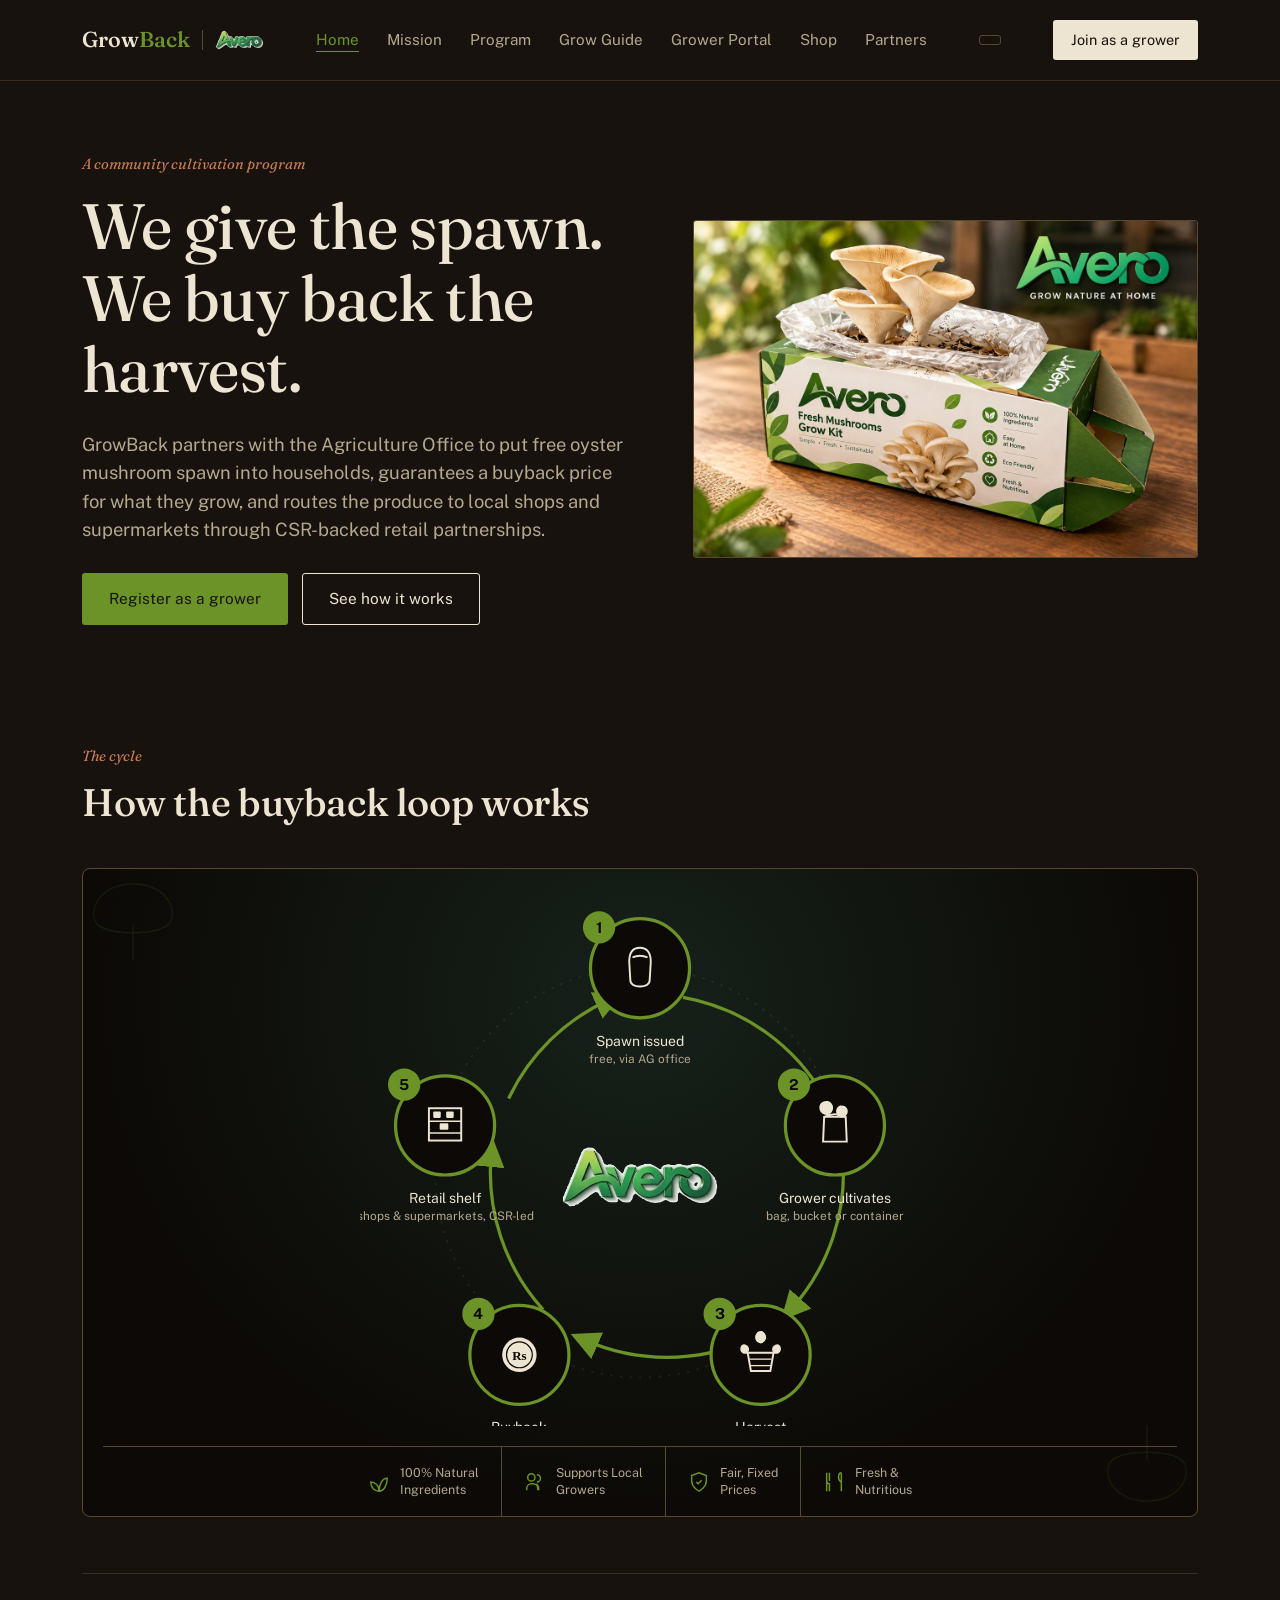
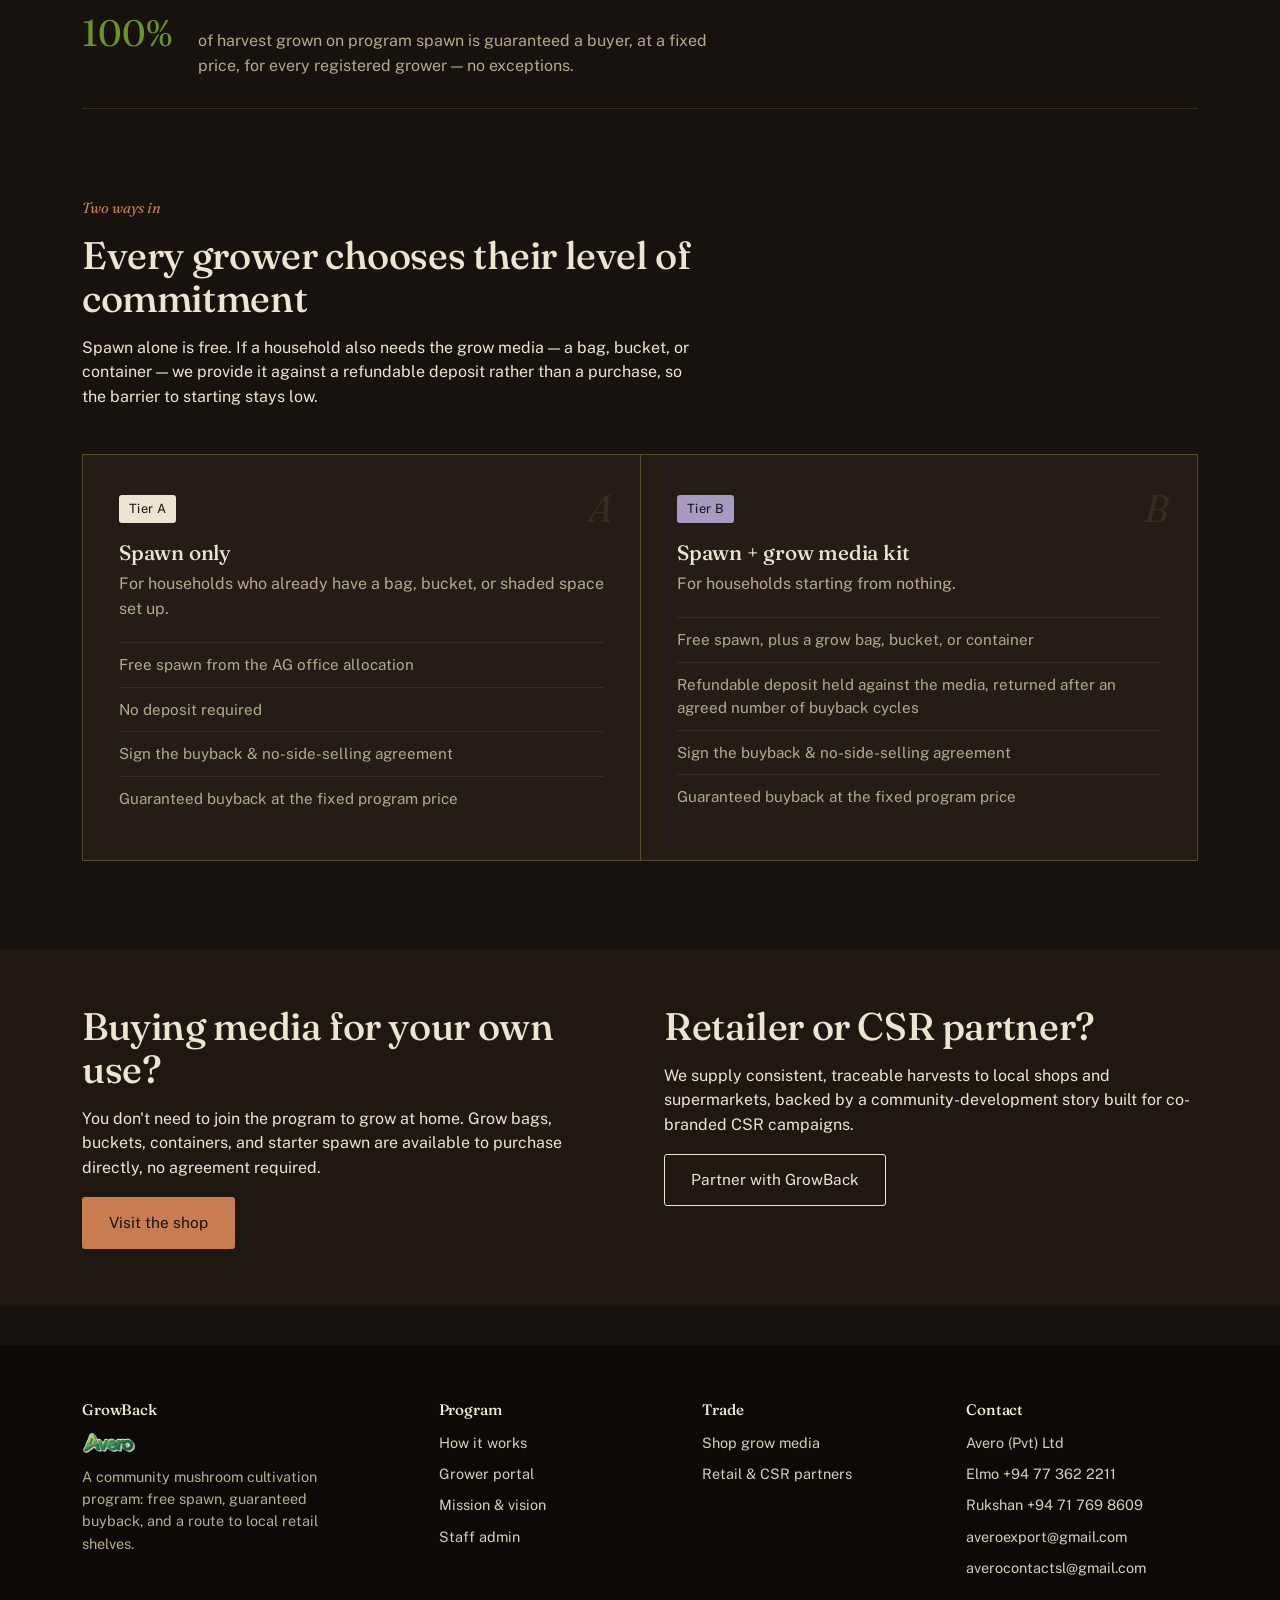
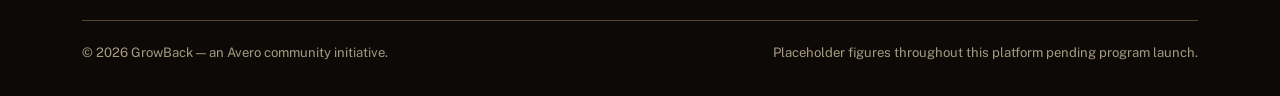
<file: index.html>
<!DOCTYPE html>
<html lang="en">
<head>
<meta charset="UTF-8">
<meta name="viewport" content="width=device-width, initial-scale=1.0">
<title>GrowBack — Community Mushroom Cultivation Program</title>
<link rel="preconnect" href="https://fonts.googleapis.com">
<link href="https://fonts.googleapis.com/css2?family=Fraunces:ital,wght@0,340;0,460;0,560;1,460&family=Public+Sans:wght@400;500;600&display=swap" rel="stylesheet">
<link rel="stylesheet" href="css/styles.css">
</head>
<body>

<header class="site">
  <div class="site-nav">
    <div class="brand-lockup">
      <a href="index.html" class="wordmark">Grow<span>Back</span></a>
      <span class="divider"></span>
      <img src="img/avero-logo.png" alt="Avero">
    </div>
    <button class="nav-toggle">Menu</button>
    <ul class="nav-links">
      <li><a href="index.html" class="active">Home</a></li>
      <li><a href="about.html">Mission</a></li>
      <li><a href="program.html">Program</a></li>
      <li><a href="grow-guide.html">Grow Guide</a></li>
      <li><a href="portal.html">Grower Portal</a></li>
      <li><a href="shop.html">Shop</a></li>
      <li><a href="partners.html">Partners</a></li>
    </ul>
    <div id="google_translate_element" class="gtranslate"></div>
    <a href="portal.html#signup" class="nav-cta">Join as a grower</a>
  </div>
</header>

<section class="hero">
  <div class="container hero-grid">
    <div>
      <div class="eyebrow">A community cultivation program</div>
      <h1>We give the spawn. We buy back the harvest.</h1>
      <p class="lede">GrowBack partners with the Agriculture Office to put free oyster mushroom spawn into households, guarantees a buyback price for what they grow, and routes the produce to local shops and supermarkets through CSR-backed retail partnerships.</p>
      <div class="hero-actions">
        <a href="portal.html#signup" class="btn btn-primary">Register as a grower</a>
        <a href="program.html" class="btn btn-outline">See how it works</a>
      </div>
    </div>
    <div>
      <img src="img/product-growkit.jpg" alt="Avero oyster mushroom grow kit, fruiting" style="width:100%;border:1px solid var(--line-dark);border-radius:var(--radius);">
    </div>
  </div>
</section>

<section class="tight">
  <div class="container">
    <div class="section-head">
      <div class="eyebrow">The cycle</div>
      <h2>How the buyback loop works</h2>
    </div>

    <div class="cycle-wrap">
      <svg class="cycle-doodle cycle-doodle-a" viewBox="0 0 120 120" aria-hidden="true">
        <path d="M60 30 C30 30 20 55 30 65 C42 74 78 74 90 65 C100 55 90 30 60 30 Z" fill="none" stroke="var(--brand)" stroke-width="1.2"/>
        <line x1="60" y1="65" x2="60" y2="95" stroke="var(--brand)" stroke-width="1.2"/>
      </svg>
      <svg class="cycle-doodle cycle-doodle-b" viewBox="0 0 120 120" aria-hidden="true">
        <path d="M60 30 C30 30 20 55 30 65 C42 74 78 74 90 65 C100 55 90 30 60 30 Z" fill="none" stroke="var(--brand)" stroke-width="1.2"/>
        <line x1="60" y1="65" x2="60" y2="95" stroke="var(--brand)" stroke-width="1.2"/>
      </svg>

      <svg viewBox="0 0 520 480" xmlns="http://www.w3.org/2000/svg" xmlns:xlink="http://www.w3.org/1999/xlink" role="img" aria-label="Cycle: spawn issued, grower cultivates, harvest, buyback, retail shelf, back to spawn issued" style="position:relative;z-index:2;">
        <circle cx="260" cy="245" r="190" fill="none" stroke="rgba(255,255,255,0.08)" stroke-width="1.5" stroke-dasharray="2 7"/>

        <!-- connecting arrows (clockwise) -->
        <g fill="none" stroke="var(--brand)" stroke-width="3">
          <path d="M300 82 A190 190 0 0 1 432 176" marker-end="url(#arrow)"/>
          <path d="M448 226 A190 190 0 0 1 400 372" marker-end="url(#arrow)"/>
          <path d="M362 400 A190 190 0 0 1 208 400" marker-end="url(#arrow)"/>
          <path d="M170 372 A190 190 0 0 1 122 226" marker-end="url(#arrow)"/>
          <path d="M138 176 A190 190 0 0 1 232 84" marker-end="url(#arrow)"/>
        </g>
        <defs>
          <marker id="arrow" markerWidth="9" markerHeight="9" refX="4.5" refY="4.5" orient="auto">
            <path d="M0,0 L9,4.5 L0,9 Z" fill="var(--brand)"/>
          </marker>
        </defs>

        <!-- Avero logo, centered -->
        <image href="img/avero-logo.png" xlink:href="img/avero-logo.png" x="185" y="218" width="150" height="61.5"/>

        <!-- Node: Spawn issued (top) -->
        <g transform="translate(260,55)">
          <circle r="46" fill="var(--bg-dark)" stroke="var(--brand)" stroke-width="3"/>
          <circle cx="-38" cy="-38" r="15" fill="var(--brand)"/>
          <text x="-38" y="-33" text-anchor="middle" font-family="Public Sans" font-weight="700" font-size="14" fill="var(--bg-dark)">1</text>
          <path d="M-10,-6 C-10,-15 -6,-19 0,-19 C6,-19 10,-15 10,-6 L9,11 C9,15 5,17 0,17 C-5,17 -9,15 -9,11 Z" fill="none" stroke="var(--ink)" stroke-width="1.8"/>
          <path d="M-7,-10 Q0,-13 7,-10" fill="none" stroke="var(--ink)" stroke-width="1.8"/>
          <text x="0" y="72" text-anchor="middle" font-family="Public Sans" font-size="13" fill="var(--ink)">Spawn issued</text>
          <text x="0" y="88" text-anchor="middle" font-family="Public Sans" font-size="11" fill="var(--ink-soft)">free, via AG office</text>
        </g>

        <!-- Node: Grower cultivates -->
        <g transform="translate(441,201)">
          <circle r="46" fill="var(--bg-dark)" stroke="var(--brand)" stroke-width="3"/>
          <circle cx="-38" cy="-38" r="15" fill="var(--brand)"/>
          <text x="-38" y="-33" text-anchor="middle" font-family="Public Sans" font-weight="700" font-size="14" fill="var(--bg-dark)">2</text>
          <path d="M-10,-8 L10,-8 L11,15 L-11,15 Z" fill="none" stroke="var(--ink)" stroke-width="1.8"/>
          <path d="M-10,-8 Q0,-13 10,-8" fill="none" stroke="var(--ink)" stroke-width="1.8"/>
          <path d="M0,-10 C-6,-11 -8,-17 -5,-21 C-3,-24 3,-24 5,-21 C8,-17 6,-11 0,-10 Z" fill="var(--ink)" transform="translate(-4,0) rotate(-14)"/>
          <path d="M0,-10 C-6,-11 -8,-17 -5,-21 C-3,-24 3,-24 5,-21 C8,-17 6,-11 0,-10 Z" fill="var(--ink)" transform="translate(4,1) rotate(10) scale(0.85)"/>
          <text x="0" y="72" text-anchor="middle" font-family="Public Sans" font-size="13" fill="var(--ink)">Grower cultivates</text>
          <text x="0" y="88" text-anchor="middle" font-family="Public Sans" font-size="11" fill="var(--ink-soft)">bag, bucket or container</text>
        </g>

        <!-- Node: Harvest -->
        <g transform="translate(372,414)">
          <circle r="46" fill="var(--bg-dark)" stroke="var(--brand)" stroke-width="3"/>
          <circle cx="-38" cy="-38" r="15" fill="var(--brand)"/>
          <text x="-38" y="-33" text-anchor="middle" font-family="Public Sans" font-weight="700" font-size="14" fill="var(--bg-dark)">3</text>
          <path d="M-12,-2 L12,-2 L9,15 L-9,15 Z" fill="none" stroke="var(--ink)" stroke-width="1.8"/>
          <line x1="-10" y1="4" x2="10" y2="4" stroke="var(--ink)" stroke-width="1.2"/>
          <line x1="-9.5" y1="10" x2="9.5" y2="10" stroke="var(--ink)" stroke-width="1.2"/>
          <path d="M0,-9 C-5,-10 -7,-15 -4,-19 C-2,-22 2,-22 4,-19 C7,-15 5,-10 0,-9 Z" fill="var(--ink)" transform="translate(-10,5) rotate(-25) scale(0.75)"/>
          <path d="M0,-9 C-5,-10 -7,-15 -4,-19 C-2,-22 2,-22 4,-19 C7,-15 5,-10 0,-9 Z" fill="var(--ink)" transform="translate(0,-2) rotate(0) scale(0.95)"/>
          <path d="M0,-9 C-5,-10 -7,-15 -4,-19 C-2,-22 2,-22 4,-19 C7,-15 5,-10 0,-9 Z" fill="var(--ink)" transform="translate(10,5) rotate(25) scale(0.75)"/>
          <text x="0" y="72" text-anchor="middle" font-family="Public Sans" font-size="13" fill="var(--ink)">Harvest</text>
          <text x="0" y="88" text-anchor="middle" font-family="Public Sans" font-size="11" fill="var(--ink-soft)">2–3 flushes per batch</text>
        </g>

        <!-- Node: Buyback -->
        <g transform="translate(148,414)">
          <circle r="46" fill="var(--bg-dark)" stroke="var(--brand)" stroke-width="3"/>
          <circle cx="-38" cy="-38" r="15" fill="var(--brand)"/>
          <text x="-38" y="-33" text-anchor="middle" font-family="Public Sans" font-weight="700" font-size="14" fill="var(--bg-dark)">4</text>
          <circle r="16" fill="var(--ink)"/>
          <circle r="12" fill="none" stroke="var(--bg-dark)" stroke-width="1.1"/>
          <text x="0" y="5" text-anchor="middle" font-family="Georgia, serif" font-size="12" font-weight="700" fill="var(--bg-dark)">Rs</text>
          <text x="0" y="72" text-anchor="middle" font-family="Public Sans" font-size="13" fill="var(--ink)">Buyback</text>
          <text x="0" y="88" text-anchor="middle" font-family="Public Sans" font-size="11" fill="var(--ink-soft)">fixed price, no side-selling</text>
        </g>

        <!-- Node: Retail shelf -->
        <g transform="translate(79,201)">
          <circle r="46" fill="var(--bg-dark)" stroke="var(--brand)" stroke-width="3"/>
          <circle cx="-38" cy="-38" r="15" fill="var(--brand)"/>
          <text x="-38" y="-33" text-anchor="middle" font-family="Public Sans" font-weight="700" font-size="14" fill="var(--bg-dark)">5</text>
          <rect x="-15" y="-16" width="30" height="30" fill="none" stroke="var(--ink)" stroke-width="1.8"/>
          <line x1="-15" y1="-4" x2="15" y2="-4" stroke="var(--ink)" stroke-width="1.4"/>
          <line x1="-15" y1="7" x2="15" y2="7" stroke="var(--ink)" stroke-width="1.4"/>
          <rect x="-11" y="-13" width="7" height="6" rx="1" fill="var(--ink)"/>
          <rect x="1" y="-13" width="7" height="6" rx="1" fill="var(--ink)"/>
          <rect x="-5" y="-2" width="8" height="6" rx="1" fill="var(--ink)"/>
          <text x="0" y="72" text-anchor="middle" font-family="Public Sans" font-size="13" fill="var(--ink)">Retail shelf</text>
          <text x="0" y="88" text-anchor="middle" font-family="Public Sans" font-size="11" fill="var(--ink-soft)">shops &amp; supermarkets, CSR-led</text>
        </g>
      </svg>

      <div class="cycle-strip">
        <div class="cycle-strip-item">
          <svg viewBox="0 0 24 24" width="22" height="22" fill="none" stroke="var(--brand)" stroke-width="1.6"><path d="M12 22c0-6-4-10-9-10 0 6 4 10 9 10Zm0 0c0-8 4-14 9-14 0 8-4 14-9 14Z"/></svg>
          <span>100% Natural<br>Ingredients</span>
        </div>
        <div class="cycle-strip-item">
          <svg viewBox="0 0 24 24" width="22" height="22" fill="none" stroke="var(--brand)" stroke-width="1.6"><path d="M3 21v-2a5 5 0 0 1 5-5h2a5 5 0 0 1 5 5v2M14 12a4 4 0 1 0 0-8M16 21v-2a5 5 0 0 0-3-4.6"/><circle cx="8" cy="7" r="4"/></svg>
          <span>Supports Local<br>Growers</span>
        </div>
        <div class="cycle-strip-item">
          <svg viewBox="0 0 24 24" width="22" height="22" fill="none" stroke="var(--brand)" stroke-width="1.6"><path d="M12 22s8-4 8-11V5l-8-3-8 3v6c0 7 8 11 8 11Z"/><path d="M9 12l2 2 4-4"/></svg>
          <span>Fair, Fixed<br>Prices</span>
        </div>
        <div class="cycle-strip-item">
          <svg viewBox="0 0 24 24" width="22" height="22" fill="none" stroke="var(--brand)" stroke-width="1.6"><path d="M4 2v9a3 3 0 0 0 3 3v8M4 2v20M7 2v9M20 2v20M20 2c-2 0-3 2-3 5s1 4 3 5"/></svg>
          <span>Fresh &amp;<br>Nutritious</span>
        </div>
      </div>
    </div>
  </div>
</section>

<style>
  .cycle-wrap {
    position: relative; overflow: hidden; border-radius: 8px;
    background: radial-gradient(ellipse at 50% 20%, #16211A 0%, var(--bg-dark) 70%);
    border: 1px solid var(--line-dark);
    padding: 40px 20px 0;
  }
  .cycle-doodle { position: absolute; width: 140px; height: 140px; opacity: 0.12; }
  .cycle-doodle-a { top: -20px; left: -20px; }
  .cycle-doodle-b { bottom: -20px; right: -20px; transform: rotate(180deg); }
  .cycle-wrap svg[viewBox="0 0 520 480"] { display: block; max-width: 560px; margin: 0 auto; width: 100%; height: auto; }
  .cycle-strip {
    position: relative; z-index: 2; margin-top: 20px; border-top: 1px solid var(--line-dark);
    display: flex; flex-wrap: wrap; justify-content: center; gap: 0;
  }
  .cycle-strip-item {
    display: flex; align-items: center; gap: 10px; padding: 18px 22px;
    border-right: 1px solid var(--line-dark); font-size: 0.78rem; color: var(--ink-soft); line-height: 1.3;
  }
  .cycle-strip-item:last-child { border-right: none; }
  @media (max-width: 700px) {
    .cycle-strip-item { border-right: none; border-bottom: 1px solid var(--line-dark); width: 100%; justify-content: center; text-align: center; }
    .cycle-strip-item:last-child { border-bottom: none; }
  }
</style>


<div class="container">
  <div style="border-top:1px solid var(--line);border-bottom:1px solid var(--line);padding:30px 0;display:flex;align-items:baseline;gap:26px;flex-wrap:wrap;">
    <span style="font-family:var(--font-display);font-size:2.3rem;color:var(--brand);">100%</span>
    <span style="color:var(--ink-soft);max-width:52ch;">of harvest grown on program spawn is guaranteed a buyer, at a fixed price, for every registered grower — no exceptions.</span>
  </div>
</div>

<section>
  <div class="container">
    <div class="section-head">
      <div class="eyebrow">Two ways in</div>
      <h2>Every grower chooses their level of commitment</h2>
      <p>Spawn alone is free. If a household also needs the grow media — a bag, bucket, or container — we provide it against a refundable deposit rather than a purchase, so the barrier to starting stays low.</p>
    </div>
    <div class="tier-grid">
      <div class="tier-card">
        <span class="tier-mark">A</span>
        <span class="tier-label">Tier A</span>
        <h3>Spawn only</h3>
        <p style="color:var(--ink-soft);">For households who already have a bag, bucket, or shaded space set up.</p>
        <ul class="tier-list">
          <li>Free spawn from the AG office allocation</li>
          <li>No deposit required</li>
          <li>Sign the buyback &amp; no-side-selling agreement</li>
          <li>Guaranteed buyback at the fixed program price</li>
        </ul>
      </div>
      <div class="tier-card">
        <span class="tier-mark">B</span>
        <span class="tier-label b">Tier B</span>
        <h3>Spawn + grow media kit</h3>
        <p style="color:var(--ink-soft);">For households starting from nothing.</p>
        <ul class="tier-list">
          <li>Free spawn, plus a grow bag, bucket, or container</li>
          <li>Refundable deposit held against the media, returned after an agreed number of buyback cycles</li>
          <li>Sign the buyback &amp; no-side-selling agreement</li>
          <li>Guaranteed buyback at the fixed program price</li>
        </ul>
      </div>
    </div>
  </div>
</section>

<section class="tight" style="background:var(--bg-alt);">
  <div class="container two-col">
    <div>
      <h2>Buying media for your own use?</h2>
      <p>You don't need to join the program to grow at home. Grow bags, buckets, containers, and starter spawn are available to purchase directly, no agreement required.</p>
      <a href="shop.html" class="btn btn-moss">Visit the shop</a>
    </div>
    <div>
      <h2>Retailer or CSR partner?</h2>
      <p>We supply consistent, traceable harvests to local shops and supermarkets, backed by a community-development story built for co-branded CSR campaigns.</p>
      <a href="partners.html" class="btn btn-outline">Partner with GrowBack</a>
    </div>
  </div>
</section>

<footer class="site">
  <div class="container">
    <div class="footer-grid">
      <div>
        <h4>GrowBack</h4>
        <img src="img/avero-logo.png" alt="Avero" style="height:22px;width:auto;margin-bottom:12px;">
        <p style="color:#B9AD91;font-size:.9rem;max-width:32ch;">A community mushroom cultivation program: free spawn, guaranteed buyback, and a route to local retail shelves.</p>
      </div>
      <div><h4>Program</h4><ul><li><a href="program.html">How it works</a></li><li><a href="portal.html">Grower portal</a></li><li><a href="about.html">Mission &amp; vision</a></li><li><a href="admin.html">Staff admin</a></li></ul></div>
      <div><h4>Trade</h4><ul><li><a href="shop.html">Shop grow media</a></li><li><a href="partners.html">Retail &amp; CSR partners</a></li></ul></div>
      <div><h4>Contact</h4><ul><li>Avero (Pvt) Ltd</li><li>Elmo +94 77 362 2211</li><li>Rukshan +94 71 769 8609</li><li>averoexport@gmail.com</li><li>averocontactsl@gmail.com</li></ul></div>
    </div>
    <div class="footer-bottom">
      <span>© 2026 GrowBack — an Avero community initiative.</span>
      <span>Placeholder figures throughout this platform pending program launch.</span>
    </div>
  </div>
</footer>
<script type="text/javascript">
  function googleTranslateElementInit() {
    new google.translate.TranslateElement({
      pageLanguage: 'en',
      includedLanguages: 'si,ta,en,hi,ar,zh-CN,fr,de,es,ja,ko,ru,pt,it,nl,th,vi,ur,bn,ms,tl,pl,tr,fa,he,el,sv,uk,ro,id',
      layout: google.translate.TranslateElement.InlineLayout.SIMPLE
    }, 'google_translate_element');
  }
</script>
<script type="text/javascript" src="https://translate.google.com/translate_a/element.js?cb=googleTranslateElementInit"></script>
<script src="js/app.js"></script>
</body>
</html>
</file>
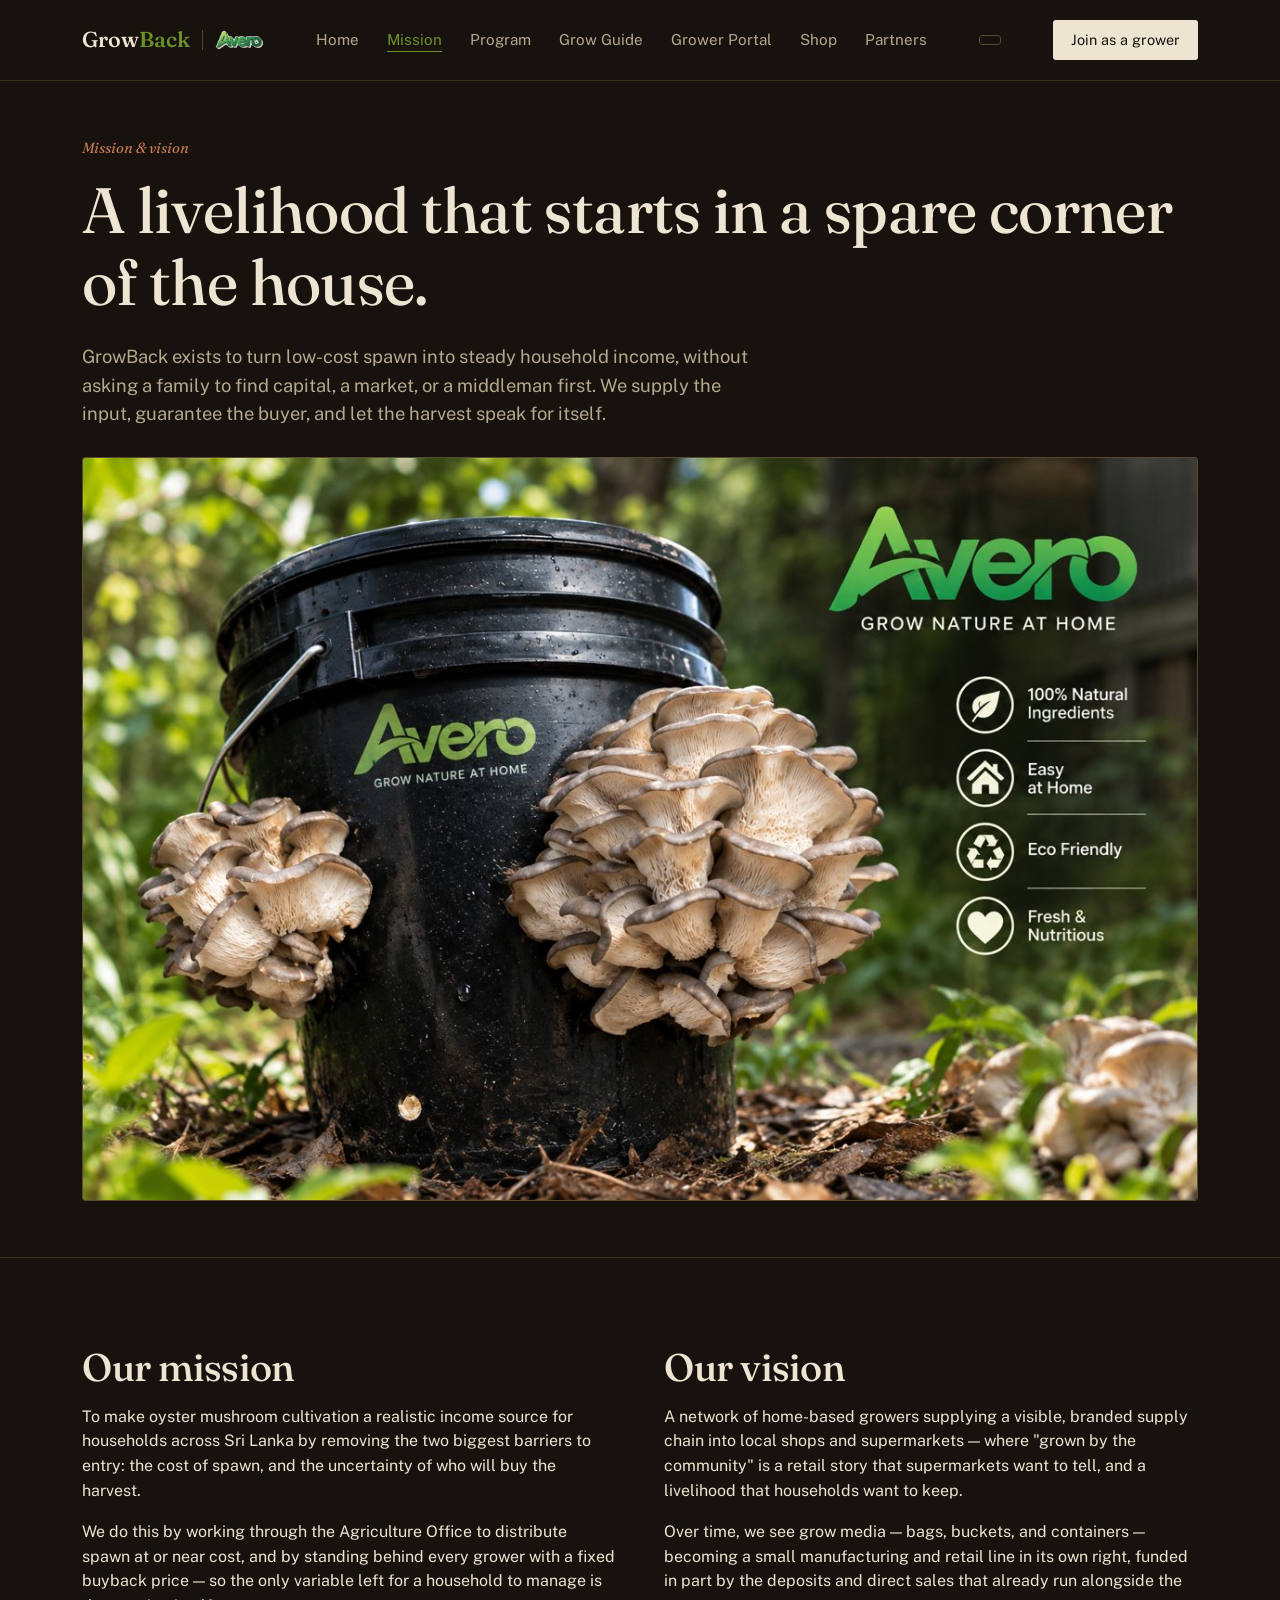
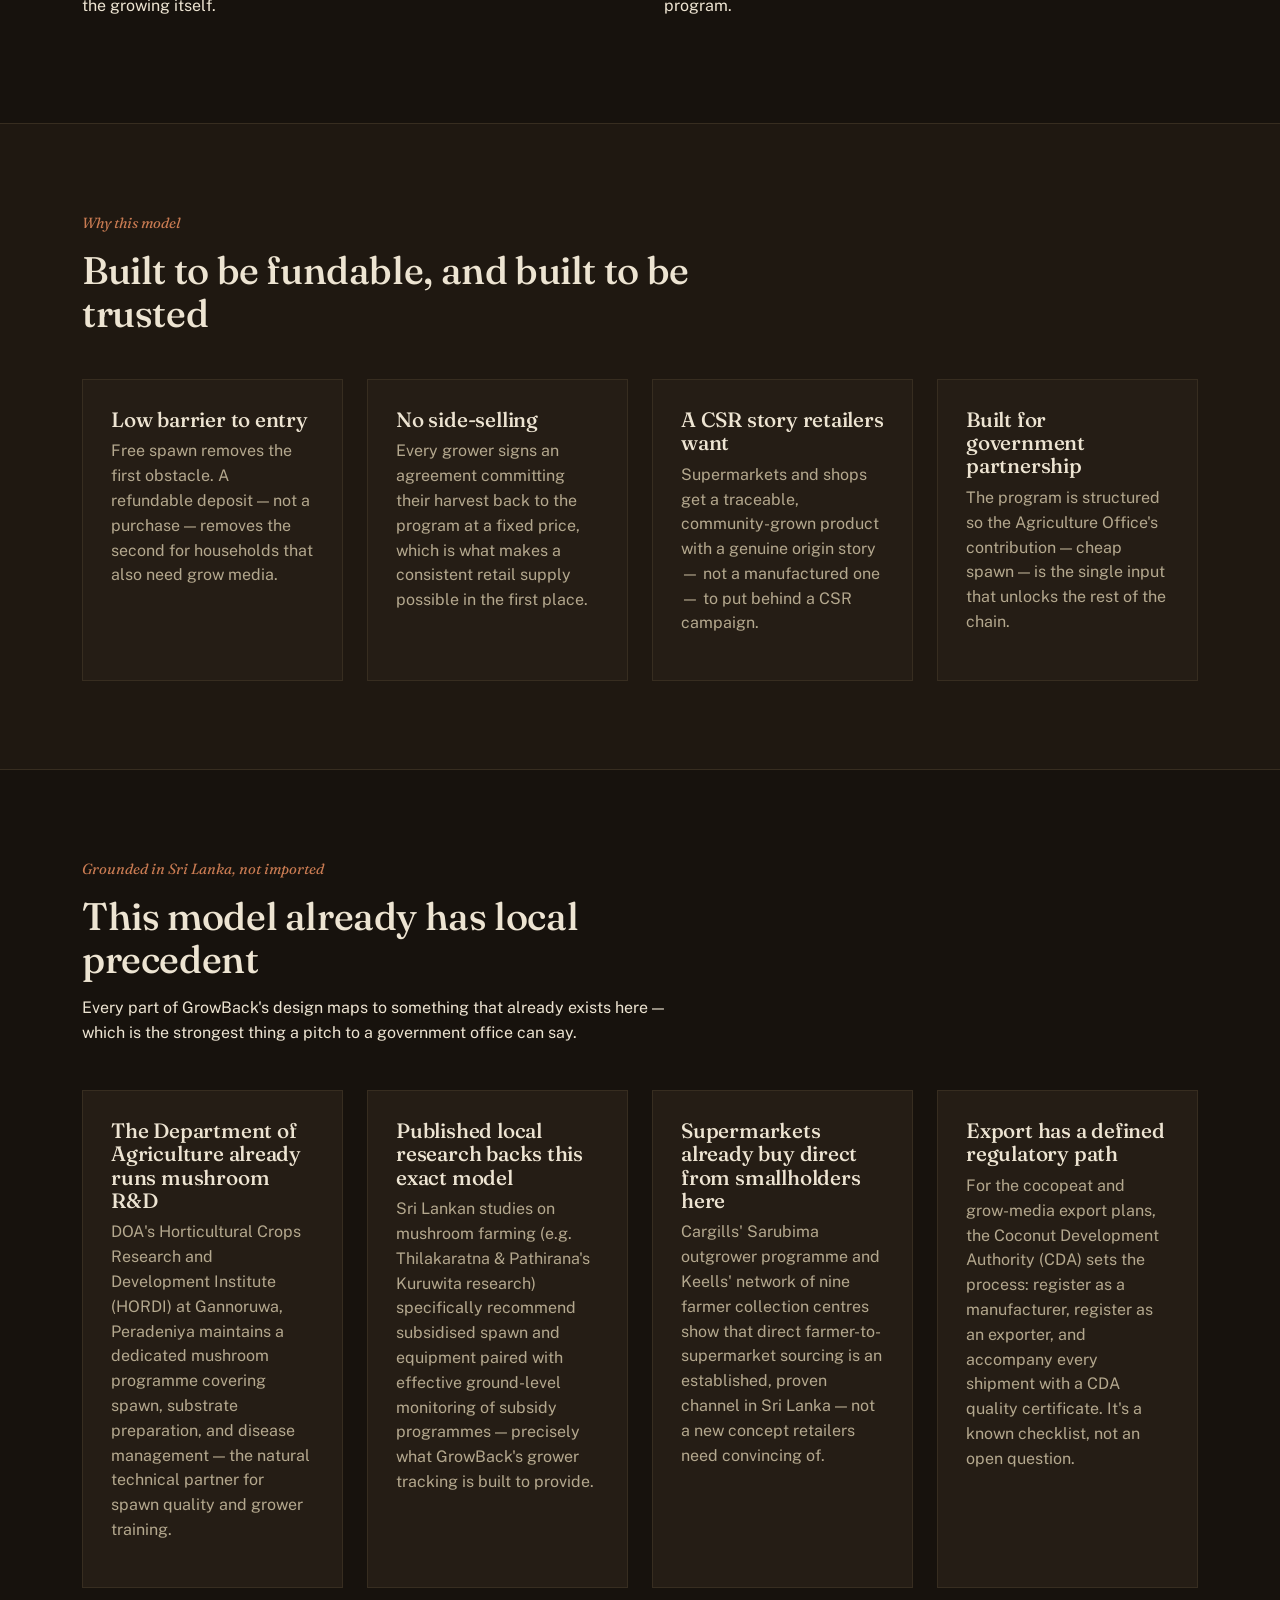
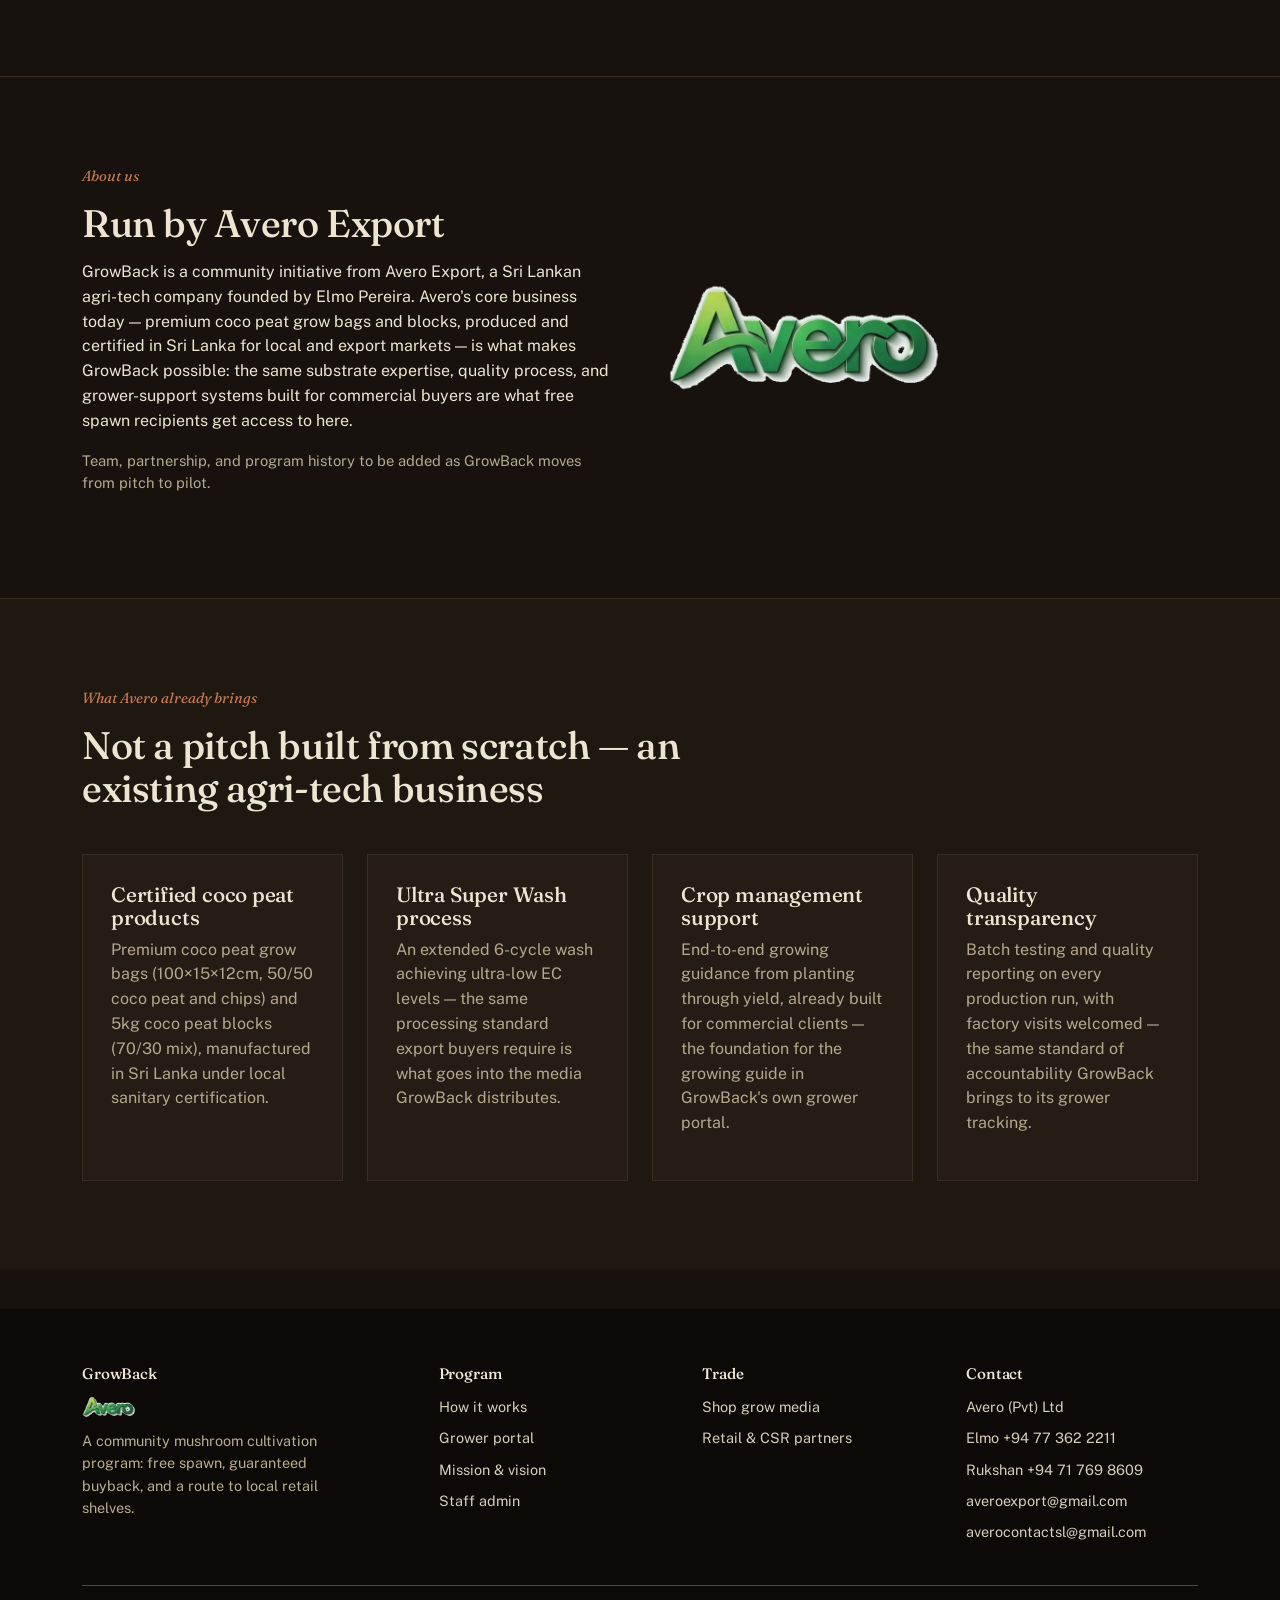
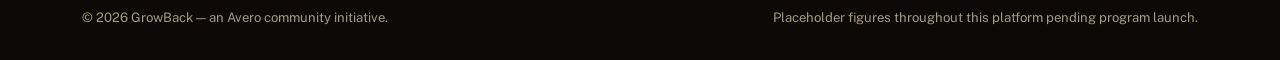
<file: about.html>
<!DOCTYPE html>
<html lang="en">
<head>
<meta charset="UTF-8">
<meta name="viewport" content="width=device-width, initial-scale=1.0">
<title>Mission &amp; Vision — GrowBack</title>
<link rel="preconnect" href="https://fonts.googleapis.com">
<link href="https://fonts.googleapis.com/css2?family=Fraunces:ital,wght@0,340;0,460;0,560;1,460&family=Public+Sans:wght@400;500;600&display=swap" rel="stylesheet">
<link rel="stylesheet" href="css/styles.css">
</head>
<body>

<header class="site">
  <div class="site-nav">
    <div class="brand-lockup">
      <a href="index.html" class="wordmark">Grow<span>Back</span></a>
      <span class="divider"></span>
      <img src="img/avero-logo.png" alt="Avero">
    </div>
    <button class="nav-toggle">Menu</button>
    <ul class="nav-links">
      <li><a href="index.html">Home</a></li>
      <li><a href="about.html" class="active">Mission</a></li>
      <li><a href="program.html">Program</a></li>
      <li><a href="grow-guide.html">Grow Guide</a></li>
      <li><a href="portal.html">Grower Portal</a></li>
      <li><a href="shop.html">Shop</a></li>
      <li><a href="partners.html">Partners</a></li>
    </ul>
    <div id="google_translate_element" class="gtranslate"></div>
    <a href="portal.html#signup" class="nav-cta">Join as a grower</a>
  </div>
</header>

<section class="tight">
  <div class="container">
    <div class="eyebrow">Mission &amp; vision</div>
    <h1 class="max-measure">A livelihood that starts in a spare corner of the house.</h1>
    <p class="lede max-measure">GrowBack exists to turn low-cost spawn into steady household income, without asking a family to find capital, a market, or a middleman first. We supply the input, guarantee the buyer, and let the harvest speak for itself.</p>
  </div>
  <div class="container" style="margin-top:28px;">
    <img src="img/product-bucket.jpg" alt="Oyster mushrooms fruiting from a household grow bucket" style="width:100%;border:1px solid var(--line-dark);border-radius:var(--radius);">
  </div>
</section>

<hr class="rule">

<section>
  <div class="container two-col">
    <div>
      <h2>Our mission</h2>
      <p>To make oyster mushroom cultivation a realistic income source for households across Sri Lanka by removing the two biggest barriers to entry: the cost of spawn, and the uncertainty of who will buy the harvest.</p>
      <p>We do this by working through the Agriculture Office to distribute spawn at or near cost, and by standing behind every grower with a fixed buyback price — so the only variable left for a household to manage is the growing itself.</p>
    </div>
    <div>
      <h2>Our vision</h2>
      <p>A network of home-based growers supplying a visible, branded supply chain into local shops and supermarkets — where "grown by the community" is a retail story that supermarkets want to tell, and a livelihood that households want to keep.</p>
      <p>Over time, we see grow media — bags, buckets, and containers — becoming a small manufacturing and retail line in its own right, funded in part by the deposits and direct sales that already run alongside the program.</p>
    </div>
  </div>
</section>

<hr class="rule">

<section style="background:var(--bg-alt);">
  <div class="container">
    <div class="section-head">
      <div class="eyebrow">Why this model</div>
      <h2>Built to be fundable, and built to be trusted</h2>
    </div>
    <div class="card-grid">
      <div class="card">
        <h3>Low barrier to entry</h3>
        <p style="color:var(--ink-soft);">Free spawn removes the first obstacle. A refundable deposit — not a purchase — removes the second for households that also need grow media.</p>
      </div>
      <div class="card">
        <h3>No side-selling</h3>
        <p style="color:var(--ink-soft);">Every grower signs an agreement committing their harvest back to the program at a fixed price, which is what makes a consistent retail supply possible in the first place.</p>
      </div>
      <div class="card">
        <h3>A CSR story retailers want</h3>
        <p style="color:var(--ink-soft);">Supermarkets and shops get a traceable, community-grown product with a genuine origin story — not a manufactured one — to put behind a CSR campaign.</p>
      </div>
      <div class="card">
        <h3>Built for government partnership</h3>
        <p style="color:var(--ink-soft);">The program is structured so the Agriculture Office's contribution — cheap spawn — is the single input that unlocks the rest of the chain.</p>
      </div>
    </div>
  </div>
</section>

<hr class="rule">

<section>
  <div class="container">
    <div class="section-head">
      <div class="eyebrow">Grounded in Sri Lanka, not imported</div>
      <h2>This model already has local precedent</h2>
      <p>Every part of GrowBack's design maps to something that already exists here — which is the strongest thing a pitch to a government office can say.</p>
    </div>
    <div class="card-grid">
      <div class="card">
        <h3>The Department of Agriculture already runs mushroom R&amp;D</h3>
        <p style="color:var(--ink-soft);">DOA's Horticultural Crops Research and Development Institute (HORDI) at Gannoruwa, Peradeniya maintains a dedicated mushroom programme covering spawn, substrate preparation, and disease management — the natural technical partner for spawn quality and grower training.</p>
      </div>
      <div class="card">
        <h3>Published local research backs this exact model</h3>
        <p style="color:var(--ink-soft);">Sri Lankan studies on mushroom farming (e.g. Thilakaratna &amp; Pathirana's Kuruwita research) specifically recommend subsidised spawn and equipment paired with effective ground-level monitoring of subsidy programmes — precisely what GrowBack's grower tracking is built to provide.</p>
      </div>
      <div class="card">
        <h3>Supermarkets already buy direct from smallholders here</h3>
        <p style="color:var(--ink-soft);">Cargills' Sarubima outgrower programme and Keells' network of nine farmer collection centres show that direct farmer-to-supermarket sourcing is an established, proven channel in Sri Lanka — not a new concept retailers need convincing of.</p>
      </div>
      <div class="card">
        <h3>Export has a defined regulatory path</h3>
        <p style="color:var(--ink-soft);">For the cocopeat and grow-media export plans, the Coconut Development Authority (CDA) sets the process: register as a manufacturer, register as an exporter, and accompany every shipment with a CDA quality certificate. It's a known checklist, not an open question.</p>
      </div>
    </div>
  </div>
</section>

<hr class="rule">

<section>
  <div class="container two-col" style="align-items:center;">
    <div class="section-head" style="margin-bottom:0;">
      <div class="eyebrow">About us</div>
      <h2>Run by Avero Export</h2>
      <p>GrowBack is a community initiative from Avero Export, a Sri Lankan agri-tech company founded by Elmo Pereira. Avero's core business today — premium coco peat grow bags and blocks, produced and certified in Sri Lanka for local and export markets — is what makes GrowBack possible: the same substrate expertise, quality process, and grower-support systems built for commercial buyers are what free spawn recipients get access to here.</p>
      <p style="color:var(--ink-soft);font-size:.92rem;">Team, partnership, and program history to be added as GrowBack moves from pitch to pilot.</p>
    </div>
    <div style="text-align:center;">
      <img src="img/avero-logo.png" alt="Avero" style="max-width:280px;width:100%;">
    </div>
  </div>
</section>

<hr class="rule">

<section style="background:var(--bg-alt);">
  <div class="container">
    <div class="section-head">
      <div class="eyebrow">What Avero already brings</div>
      <h2>Not a pitch built from scratch — an existing agri-tech business</h2>
    </div>
    <div class="card-grid">
      <div class="card">
        <h3>Certified coco peat products</h3>
        <p style="color:var(--ink-soft);">Premium coco peat grow bags (100×15×12cm, 50/50 coco peat and chips) and 5kg coco peat blocks (70/30 mix), manufactured in Sri Lanka under local sanitary certification.</p>
      </div>
      <div class="card">
        <h3>Ultra Super Wash process</h3>
        <p style="color:var(--ink-soft);">An extended 6-cycle wash achieving ultra-low EC levels — the same processing standard export buyers require is what goes into the media GrowBack distributes.</p>
      </div>
      <div class="card">
        <h3>Crop management support</h3>
        <p style="color:var(--ink-soft);">End-to-end growing guidance from planting through yield, already built for commercial clients — the foundation for the growing guide in GrowBack's own grower portal.</p>
      </div>
      <div class="card">
        <h3>Quality transparency</h3>
        <p style="color:var(--ink-soft);">Batch testing and quality reporting on every production run, with factory visits welcomed — the same standard of accountability GrowBack brings to its grower tracking.</p>
      </div>
    </div>
  </div>
</section>

<footer class="site">
  <div class="container">
    <div class="footer-grid">
      <div>
        <h4>GrowBack</h4>
        <img src="img/avero-logo.png" alt="Avero" style="height:22px;width:auto;margin-bottom:12px;">
        <p style="color:#B9AD91;font-size:.9rem;max-width:32ch;">A community mushroom cultivation program: free spawn, guaranteed buyback, and a route to local retail shelves.</p>
      </div>
      <div><h4>Program</h4><ul><li><a href="program.html">How it works</a></li><li><a href="portal.html">Grower portal</a></li><li><a href="about.html">Mission &amp; vision</a></li><li><a href="admin.html">Staff admin</a></li></ul></div>
      <div><h4>Trade</h4><ul><li><a href="shop.html">Shop grow media</a></li><li><a href="partners.html">Retail &amp; CSR partners</a></li></ul></div>
      <div><h4>Contact</h4><ul><li>Avero (Pvt) Ltd</li><li>Elmo +94 77 362 2211</li><li>Rukshan +94 71 769 8609</li><li>averoexport@gmail.com</li><li>averocontactsl@gmail.com</li></ul></div>
    </div>
    <div class="footer-bottom">
      <span>© 2026 GrowBack — an Avero community initiative.</span>
      <span>Placeholder figures throughout this platform pending program launch.</span>
    </div>
  </div>
</footer>
<script type="text/javascript">
  function googleTranslateElementInit() {
    new google.translate.TranslateElement({
      pageLanguage: 'en',
      includedLanguages: 'si,ta,en,hi,ar,zh-CN,fr,de,es,ja,ko,ru,pt,it,nl,th,vi,ur,bn,ms,tl,pl,tr,fa,he,el,sv,uk,ro,id',
      layout: google.translate.TranslateElement.InlineLayout.SIMPLE
    }, 'google_translate_element');
  }
</script>
<script type="text/javascript" src="https://translate.google.com/translate_a/element.js?cb=googleTranslateElementInit"></script>
<script src="js/app.js"></script>
</body>
</html>
</file>
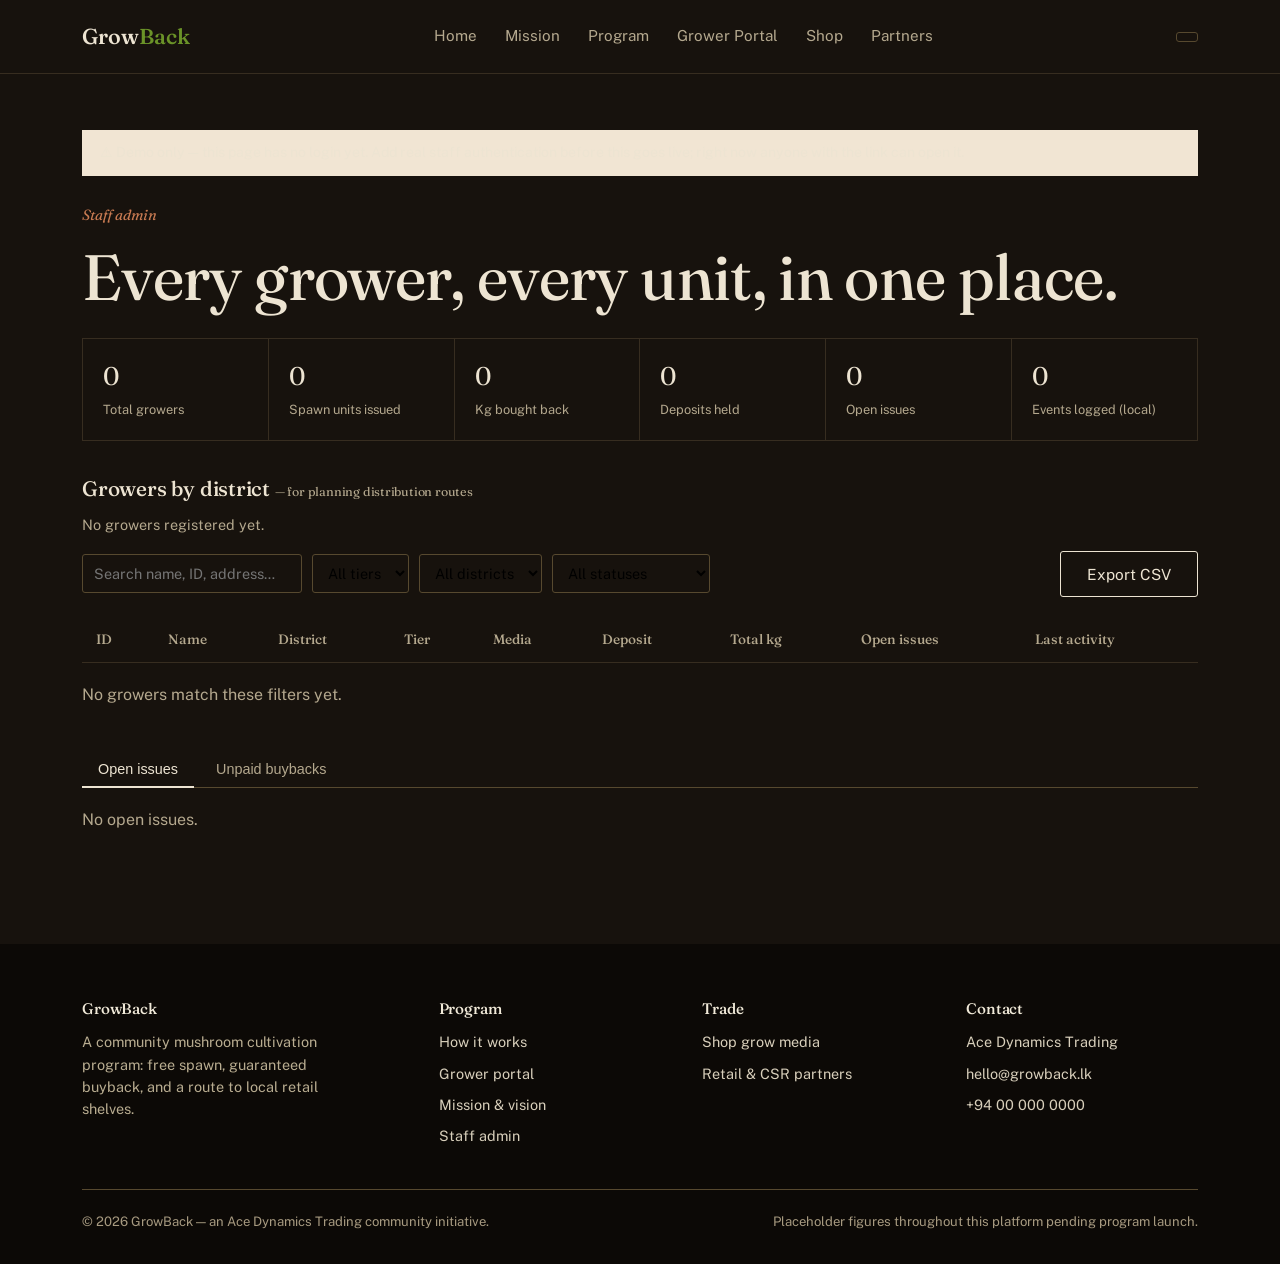
<file: admin-2.html>
<!DOCTYPE html>
<html lang="en">
<head>
<meta charset="UTF-8">
<meta name="viewport" content="width=device-width, initial-scale=1.0">
<title>Staff Admin — GrowBack</title>
<link rel="preconnect" href="https://fonts.googleapis.com">
<link href="https://fonts.googleapis.com/css2?family=Fraunces:ital,wght@0,340;0,460;0,560;1,460&family=Public+Sans:wght@400;500;600&display=swap" rel="stylesheet">
<link rel="stylesheet" href="css/styles.css">
<style>
  .warn-banner {
    background: #F1E5D3; border: 1px solid var(--clay); color: var(--clay-deep);
    padding: 12px 18px; font-size: .88rem; margin-bottom: 28px;
  }
  .admin-stats { display:flex; flex-wrap:wrap; gap:0; border:1px solid var(--line); margin-bottom:36px; }
  .admin-stats > div { flex:1; min-width:140px; padding:18px 20px; border-left:1px solid var(--line); }
  .admin-stats > div:first-child { border-left:none; }
  .admin-stats .n { font-family:var(--font-display); font-size:1.6rem; color:var(--clay); display:block; }
  .admin-stats .l { font-size:.8rem; color:var(--ink-soft); }
  .toolbar { display:flex; gap:12px; flex-wrap:wrap; align-items:center; margin-bottom:20px; justify-content:space-between; }
  .toolbar .filters { display:flex; gap:10px; flex-wrap:wrap; }
  .toolbar input, .toolbar select { padding:9px 11px; border:1px solid var(--line-dark); border-radius:var(--radius); background:var(--bg); font-family:var(--font-body); font-size:.9rem; }
  .grower-row-expand { display:none; background:var(--bg-alt); }
  .grower-row-expand.open { display:table-row; }
  .grower-row td { cursor:pointer; }
  .mini-tabs { display:flex; gap:6px; margin:44px 0 20px; border-bottom:1px solid var(--line-dark); }
  .mini-tab-btn { padding:9px 16px; background:none; border:none; cursor:pointer; font-size:.9rem; color:var(--ink-soft); border-bottom:2px solid transparent; margin-bottom:-1px; }
  .mini-tab-btn.active { color:var(--ink); border-color:var(--clay); }
  .mini-panel { display:none; }
  .mini-panel.active { display:block; }
  .sync-note { font-size:.82rem; color:var(--ink-soft); margin-top:6px; }
</style>
</head>
<body>

<header class="site">
  <div class="site-nav">
    <a href="index.html" class="wordmark">Grow<span>Back</span></a>
    <button class="nav-toggle">Menu</button>
    <ul class="nav-links">
      <li><a href="index.html">Home</a></li>
      <li><a href="about.html">Mission</a></li>
      <li><a href="program.html">Program</a></li>
      <li><a href="portal.html">Grower Portal</a></li>
      <li><a href="shop.html">Shop</a></li>
      <li><a href="partners.html">Partners</a></li>
    </ul>
    <div id="google_translate_element" class="gtranslate"></div>
  </div>
</header>

<section class="tight">
  <div class="container">
    <div class="warn-banner">⚠ Demo only — this page has no login yet. Add real staff authentication before this goes live; right now anyone with the link can open it.</div>
    <div class="eyebrow">Staff admin</div>
    <h1 class="max-measure">Every grower, every unit, in one place.</h1>

    <div class="admin-stats" id="adminStats"></div>

    <h3 style="margin-bottom:14px;">Growers by district <span style="font-size:.78rem;color:var(--ink-soft);font-weight:400;">— for planning distribution routes</span></h3>
    <div class="stat-mini" id="districtBreakdown" style="margin-top:0;"></div>

    <div class="toolbar">
      <div class="filters">
        <input type="text" id="searchBox" placeholder="Search name, ID, address…" style="min-width:220px;">
        <select id="tierFilter">
          <option value="">All tiers</option>
          <option value="A">Tier A</option>
          <option value="B">Tier B</option>
        </select>
        <select id="districtFilter">
          <option value="">All districts</option>
        </select>
        <select id="statusFilter">
          <option value="">All statuses</option>
          <option value="issue">Has open issue</option>
          <option value="deposit">Deposit still held</option>
        </select>
      </div>
      <button class="btn btn-outline" id="exportCsvBtn">Export CSV</button>
    </div>

    <table class="ledger" id="growerTable">
      <thead>
        <tr><th>ID</th><th>Name</th><th>District</th><th>Tier</th><th>Media</th><th>Deposit</th><th>Total kg</th><th>Open issues</th><th>Last activity</th></tr>
      </thead>
      <tbody id="growerTbody"></tbody>
    </table>
    <p id="emptyState" style="display:none;color:var(--ink-soft);margin-top:20px;">No growers match these filters yet.</p>

    <div class="mini-tabs">
      <button class="mini-tab-btn active" data-mini="issues">Open issues</button>
      <button class="mini-tab-btn" data-mini="unpaid">Unpaid buybacks</button>
    </div>
    <div class="mini-panel active" id="mini-issues"></div>
    <div class="mini-panel" id="mini-unpaid"></div>
  </div>
</section>

<footer class="site">
  <div class="container">
    <div class="footer-grid">
      <div>
        <h4>GrowBack</h4>
        <p style="color:#B9AD91;font-size:.9rem;max-width:32ch;">A community mushroom cultivation program: free spawn, guaranteed buyback, and a route to local retail shelves.</p>
      </div>
      <div><h4>Program</h4><ul><li><a href="program.html">How it works</a></li><li><a href="portal.html">Grower portal</a></li><li><a href="about.html">Mission &amp; vision</a></li><li><a href="admin.html">Staff admin</a></li></ul></div>
      <div><h4>Trade</h4><ul><li><a href="shop.html">Shop grow media</a></li><li><a href="partners.html">Retail &amp; CSR partners</a></li></ul></div>
      <div><h4>Contact</h4><ul><li>Ace Dynamics Trading</li><li>hello@growback.lk</li><li>+94 00 000 0000</li></ul></div>
    </div>
    <div class="footer-bottom">
      <span>© 2026 GrowBack — an Ace Dynamics Trading community initiative.</span>
      <span>Placeholder figures throughout this platform pending program launch.</span>
    </div>
  </div>
</footer>
<script type="text/javascript">
  function googleTranslateElementInit() {
    new google.translate.TranslateElement({
      pageLanguage: 'en',
      includedLanguages: 'si,ta,en,hi,ar,zh-CN,fr,de,es,ja,ko,ru,pt,it,nl,th,vi,ur,bn,ms,tl,pl,tr,fa,he,el,sv,uk,ro,id',
      layout: google.translate.TranslateElement.InlineLayout.SIMPLE
    }, 'google_translate_element');
  }
</script>
<script type="text/javascript" src="https://translate.google.com/translate_a/element.js?cb=googleTranslateElementInit"></script>
<script src="js/app.js"></script>
<script>
  const EVENT_LABELS = {
    registered: 'Registered', spawn_issued: 'Spawn issued', media_issued: 'Media issued',
    buyback: 'Buyback', deposit_returned: 'Deposit returned', issue_reported: 'Issue reported',
  };

  function renderAdminStats() {
    const s = getCommunityStats();
    document.getElementById('adminStats').innerHTML = `
      <div><span class="n">${s.totalGrowers}</span><span class="l">Total growers</span></div>
      <div><span class="n">${s.spawnUnitsIssued}</span><span class="l">Spawn units issued</span></div>
      <div><span class="n">${s.totalKg}</span><span class="l">Kg bought back</span></div>
      <div><span class="n">${s.depositsHeld}</span><span class="l">Deposits held</span></div>
      <div><span class="n">${s.openIssues}</span><span class="l">Open issues</span></div>
      <div><span class="n">${getPendingSyncCount()}</span><span class="l">Events logged (local)</span></div>
    `;
  }

  function renderDistrictBreakdown() {
    const growers = getGrowers();
    const counts = {};
    growers.forEach(g => { const d = g.district || 'Unspecified'; counts[d] = (counts[d] || 0) + 1; });
    const districts = Object.keys(counts).sort((a, b) => counts[b] - counts[a]);
    const el = document.getElementById('districtBreakdown');
    el.innerHTML = districts.length
      ? districts.map(d => `<div><span class="n">${counts[d]}</span><span class="l">${d}</span></div>`).join('')
      : '<p style="color:var(--ink-soft);font-size:.9rem;">No growers registered yet.</p>';

    const filterEl = document.getElementById('districtFilter');
    const current = filterEl.value;
    filterEl.innerHTML = '<option value="">All districts</option>' +
      districts.map(d => `<option ${d === current ? 'selected' : ''}>${d}</option>`).join('');
  }

  function matchesFilters(g) {
    const q = document.getElementById('searchBox').value.trim().toLowerCase();
    const tier = document.getElementById('tierFilter').value;
    const district = document.getElementById('districtFilter').value;
    const status = document.getElementById('statusFilter').value;
    if (q && !(g.name.toLowerCase().includes(q) || g.id.toLowerCase().includes(q) || (g.address || '').toLowerCase().includes(q))) return false;
    if (tier && g.tier !== tier) return false;
    if (district && (g.district || 'Unspecified') !== district) return false;
    if (status === 'issue' && !g.events.some(e => e.type === 'issue_reported' && e.status === 'open')) return false;
    if (status === 'deposit' && !(g.tier === 'B' && !g.depositReturned)) return false;
    return true;
  }

  function renderTable() {
    const growers = getGrowers().filter(matchesFilters);
    const tbody = document.getElementById('growerTbody');
    document.getElementById('emptyState').style.display = growers.length ? 'none' : 'block';
    tbody.innerHTML = growers.map(g => {
      const openIssues = g.events.filter(e => e.type === 'issue_reported' && e.status === 'open').length;
      const last = lastActivityFor(g);
      return `
        <tr class="grower-row" data-id="${g.id}">
          <td>${g.id}</td><td>${g.name}</td>
          <td>${g.district || '—'}</td>
          <td><span class="badge ${g.tier === 'A' ? 'free' : 'deposit'}">${g.tier}</span></td>
          <td>${g.mediaType || '—'}</td>
          <td>${g.tier === 'B' ? `<span class="badge ${g.depositReturned ? 'returned' : 'pending'}">${g.depositReturned ? 'returned' : 'held'}</span>` : '—'}</td>
          <td>${totalKgFor(g)}</td>
          <td>${openIssues || '—'}</td>
          <td>${last ? new Date(last).toLocaleDateString() : '—'}</td>
        </tr>
        <tr class="grower-row-expand" id="expand-${g.id}"><td colspan="9"></td></tr>
      `;
    }).join('');

    tbody.querySelectorAll('.grower-row').forEach(row => {
      row.addEventListener('click', () => {
        const id = row.dataset.id;
        const expandRow = document.getElementById('expand-' + id);
        const isOpen = expandRow.classList.contains('open');
        tbody.querySelectorAll('.grower-row-expand').forEach(r => r.classList.remove('open'));
        if (!isOpen) {
          const g = findGrower(id);
          const events = [...g.events].reverse();
          expandRow.querySelector('td').innerHTML = `
            <div style="padding:16px 8px;">
              <strong>${g.phone}</strong> · ${g.address}
              <div style="margin-top:10px;">
                ${events.map(e => `
                  <div class="event-row" style="border-top:1px solid var(--line);">
                    <span class="event-type" style="min-width:120px;">${EVENT_LABELS[e.type] || e.type}</span>
                    <span style="color:var(--ink-soft);">${new Date(e.date).toLocaleDateString()}</span>
                    ${e.unitId ? `<span class="unit-tag">${e.unitId}</span>` : ''}
                    ${e.kg ? `<span>${e.kg} kg ${e.paid ? '<span class="badge returned">paid via ' + e.paymentMethod + '</span>' : '<span class="badge pending">unpaid</span>'}</span>` : ''}
                    ${e.description ? `<span>${e.description}</span>` : ''}
                  </div>
                `).join('')}
              </div>
            </div>
          `;
          expandRow.classList.add('open');
        }
      });
    });
  }

  function renderIssuesPanel() {
    const issues = getAllOpenIssues();
    document.getElementById('mini-issues').innerHTML = issues.length ? `
      <table class="ledger"><thead><tr><th>Grower</th><th>Issue</th><th>Date</th><th></th></tr></thead>
      <tbody>${issues.map(i => `
        <tr><td>${i.growerName} <span style="color:var(--ink-soft);font-size:.85rem;">${i.growerId}</span></td>
        <td>${i.description}</td><td>${new Date(i.date).toLocaleDateString()}</td>
        <td><button class="btn btn-outline" data-resolve="${i.growerId}|${i.id}" style="padding:6px 12px;font-size:.85rem;">Mark resolved</button></td></tr>
      `).join('')}</tbody></table>
    ` : '<p style="color:var(--ink-soft);">No open issues.</p>';

    document.querySelectorAll('[data-resolve]').forEach(btn => {
      btn.addEventListener('click', () => {
        const [growerId, eventId] = btn.dataset.resolve.split('|');
        resolveIssue(growerId, eventId);
        renderAll();
      });
    });
  }

  function renderUnpaidPanel() {
    const unpaid = getAllUnpaidBuybacks();
    document.getElementById('mini-unpaid').innerHTML = unpaid.length ? `
      <table class="ledger"><thead><tr><th>Grower</th><th>Kg</th><th>Notes</th><th>Date</th><th>Pay via</th><th></th></tr></thead>
      <tbody>${unpaid.map(b => `
        <tr><td>${b.growerName} <span style="color:var(--ink-soft);font-size:.85rem;">${b.growerId}</span></td>
        <td>${b.kg}</td><td>${b.notes || '—'}</td><td>${new Date(b.date).toLocaleDateString()}</td>
        <td><select id="method-${b.id}" style="padding:6px 8px;border:1px solid var(--line-dark);border-radius:var(--radius);font-size:.85rem;">
          <option value="LankaQR">LankaQR</option>
          <option value="Bank transfer">Bank transfer</option>
          <option value="Cash">Cash</option>
        </select></td>
        <td><button class="btn btn-moss" data-pay="${b.growerId}|${b.id}" style="padding:6px 12px;font-size:.85rem;">Mark paid</button></td></tr>
      `).join('')}</tbody></table>
      <p class="sync-note" style="margin-top:10px;">LankaQR is Sri Lanka's national interoperable QR payment standard (CBSL/LankaPay) — fee-free for transfers under Rs 5,000, which covers most individual buyback payouts. This records the method only; wiring an actual LankaQR merchant code comes with the backend.</p>
    ` : '<p style="color:var(--ink-soft);">Nothing outstanding.</p>';

    document.querySelectorAll('[data-pay]').forEach(btn => {
      btn.addEventListener('click', () => {
        const [growerId, eventId] = btn.dataset.pay.split('|');
        const method = document.getElementById('method-' + eventId).value;
        markBuybackPaid(growerId, eventId, method);
        renderAll();
      });
    });
  }

  function renderAll() {
    renderAdminStats();
    renderDistrictBreakdown();
    renderTable();
    renderIssuesPanel();
    renderUnpaidPanel();
  }

  document.getElementById('searchBox').addEventListener('input', renderTable);
  document.getElementById('tierFilter').addEventListener('change', renderTable);
  document.getElementById('districtFilter').addEventListener('change', renderTable);
  document.getElementById('statusFilter').addEventListener('change', renderTable);
  document.getElementById('exportCsvBtn').addEventListener('click', () => {
    downloadCSV('growback-growers.csv', exportGrowersCSV());
  });
  document.querySelectorAll('.mini-tab-btn').forEach(btn => {
    btn.addEventListener('click', () => {
      document.querySelectorAll('.mini-tab-btn').forEach(b => b.classList.remove('active'));
      document.querySelectorAll('.mini-panel').forEach(p => p.classList.remove('active'));
      btn.classList.add('active');
      document.getElementById('mini-' + btn.dataset.mini).classList.add('active');
    });
  });

  renderAll();
</script>
</body>
</html>
</file>
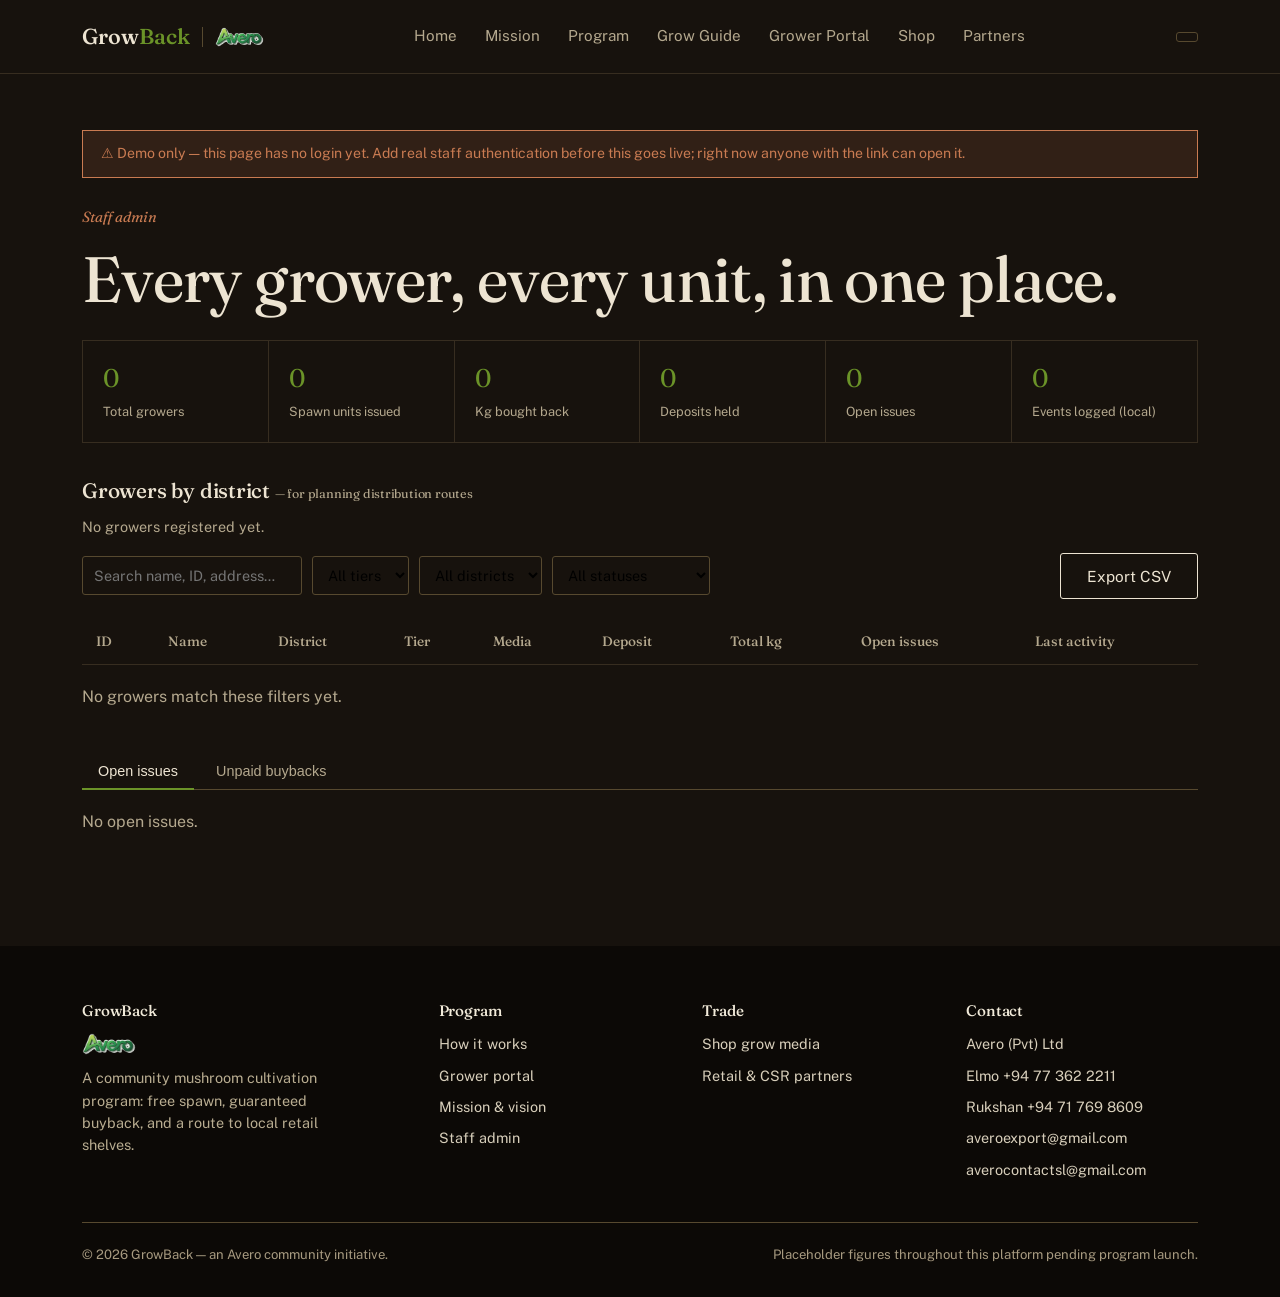
<file: admin.html>
<!DOCTYPE html>
<html lang="en">
<head>
<meta charset="UTF-8">
<meta name="viewport" content="width=device-width, initial-scale=1.0">
<title>Staff Admin — GrowBack</title>
<link rel="preconnect" href="https://fonts.googleapis.com">
<link href="https://fonts.googleapis.com/css2?family=Fraunces:ital,wght@0,340;0,460;0,560;1,460&family=Public+Sans:wght@400;500;600&display=swap" rel="stylesheet">
<link rel="stylesheet" href="css/styles.css">
<style>
  .warn-banner {
    background: rgba(201,123,82,.14); border: 1px solid var(--rust); color: var(--rust);
    padding: 12px 18px; font-size: .88rem; margin-bottom: 28px;
  }
  .admin-stats { display:flex; flex-wrap:wrap; gap:0; border:1px solid var(--line); margin-bottom:36px; }
  .admin-stats > div { flex:1; min-width:140px; padding:18px 20px; border-left:1px solid var(--line); }
  .admin-stats > div:first-child { border-left:none; }
  .admin-stats .n { font-family:var(--font-display); font-size:1.6rem; color:var(--brand); display:block; }
  .admin-stats .l { font-size:.8rem; color:var(--ink-soft); }
  .toolbar { display:flex; gap:12px; flex-wrap:wrap; align-items:center; margin-bottom:20px; justify-content:space-between; }
  .toolbar .filters { display:flex; gap:10px; flex-wrap:wrap; }
  .toolbar input, .toolbar select { padding:9px 11px; border:1px solid var(--line-dark); border-radius:var(--radius); background:var(--bg); font-family:var(--font-body); font-size:.9rem; }
  .grower-row-expand { display:none; background:var(--bg-alt); }
  .grower-row-expand.open { display:table-row; }
  .grower-row td { cursor:pointer; }
  .mini-tabs { display:flex; gap:6px; margin:44px 0 20px; border-bottom:1px solid var(--line-dark); }
  .mini-tab-btn { padding:9px 16px; background:none; border:none; cursor:pointer; font-size:.9rem; color:var(--ink-soft); border-bottom:2px solid transparent; margin-bottom:-1px; }
  .mini-tab-btn.active { color:var(--ink); border-color:var(--brand); }
  .mini-panel { display:none; }
  .mini-panel.active { display:block; }
  .sync-note { font-size:.82rem; color:var(--ink-soft); margin-top:6px; }
</style>
</head>
<body>

<header class="site">
  <div class="site-nav">
    <div class="brand-lockup">
      <a href="index.html" class="wordmark">Grow<span>Back</span></a>
      <span class="divider"></span>
      <img src="img/avero-logo.png" alt="Avero">
    </div>
    <button class="nav-toggle">Menu</button>
    <ul class="nav-links">
      <li><a href="index.html">Home</a></li>
      <li><a href="about.html">Mission</a></li>
      <li><a href="program.html">Program</a></li>
      <li><a href="grow-guide.html">Grow Guide</a></li>
      <li><a href="portal.html">Grower Portal</a></li>
      <li><a href="shop.html">Shop</a></li>
      <li><a href="partners.html">Partners</a></li>
    </ul>
    <div id="google_translate_element" class="gtranslate"></div>
  </div>
</header>

<section class="tight">
  <div class="container">
    <div class="warn-banner">⚠ Demo only — this page has no login yet. Add real staff authentication before this goes live; right now anyone with the link can open it.</div>
    <div class="eyebrow">Staff admin</div>
    <h1 class="max-measure">Every grower, every unit, in one place.</h1>

    <div class="admin-stats" id="adminStats"></div>

    <h3 style="margin-bottom:14px;">Growers by district <span style="font-size:.78rem;color:var(--ink-soft);font-weight:400;">— for planning distribution routes</span></h3>
    <div class="stat-mini" id="districtBreakdown" style="margin-top:0;"></div>

    <div class="toolbar">
      <div class="filters">
        <input type="text" id="searchBox" placeholder="Search name, ID, address…" style="min-width:220px;">
        <select id="tierFilter">
          <option value="">All tiers</option>
          <option value="A">Tier A</option>
          <option value="B">Tier B</option>
        </select>
        <select id="districtFilter">
          <option value="">All districts</option>
        </select>
        <select id="statusFilter">
          <option value="">All statuses</option>
          <option value="issue">Has open issue</option>
          <option value="deposit">Deposit still held</option>
        </select>
      </div>
      <button class="btn btn-outline" id="exportCsvBtn">Export CSV</button>
    </div>

    <table class="ledger" id="growerTable">
      <thead>
        <tr><th>ID</th><th>Name</th><th>District</th><th>Tier</th><th>Media</th><th>Deposit</th><th>Total kg</th><th>Open issues</th><th>Last activity</th></tr>
      </thead>
      <tbody id="growerTbody"></tbody>
    </table>
    <p id="emptyState" style="display:none;color:var(--ink-soft);margin-top:20px;">No growers match these filters yet.</p>

    <div class="mini-tabs">
      <button class="mini-tab-btn active" data-mini="issues">Open issues</button>
      <button class="mini-tab-btn" data-mini="unpaid">Unpaid buybacks</button>
    </div>
    <div class="mini-panel active" id="mini-issues"></div>
    <div class="mini-panel" id="mini-unpaid"></div>
  </div>
</section>

<footer class="site">
  <div class="container">
    <div class="footer-grid">
      <div>
        <h4>GrowBack</h4>
        <img src="img/avero-logo.png" alt="Avero" style="height:22px;width:auto;margin-bottom:12px;">
        <p style="color:#B9AD91;font-size:.9rem;max-width:32ch;">A community mushroom cultivation program: free spawn, guaranteed buyback, and a route to local retail shelves.</p>
      </div>
      <div><h4>Program</h4><ul><li><a href="program.html">How it works</a></li><li><a href="portal.html">Grower portal</a></li><li><a href="about.html">Mission &amp; vision</a></li><li><a href="admin.html">Staff admin</a></li></ul></div>
      <div><h4>Trade</h4><ul><li><a href="shop.html">Shop grow media</a></li><li><a href="partners.html">Retail &amp; CSR partners</a></li></ul></div>
      <div><h4>Contact</h4><ul><li>Avero (Pvt) Ltd</li><li>Elmo +94 77 362 2211</li><li>Rukshan +94 71 769 8609</li><li>averoexport@gmail.com</li><li>averocontactsl@gmail.com</li></ul></div>
    </div>
    <div class="footer-bottom">
      <span>© 2026 GrowBack — an Avero community initiative.</span>
      <span>Placeholder figures throughout this platform pending program launch.</span>
    </div>
  </div>
</footer>
<script type="text/javascript">
  function googleTranslateElementInit() {
    new google.translate.TranslateElement({
      pageLanguage: 'en',
      includedLanguages: 'si,ta,en,hi,ar,zh-CN,fr,de,es,ja,ko,ru,pt,it,nl,th,vi,ur,bn,ms,tl,pl,tr,fa,he,el,sv,uk,ro,id',
      layout: google.translate.TranslateElement.InlineLayout.SIMPLE
    }, 'google_translate_element');
  }
</script>
<script type="text/javascript" src="https://translate.google.com/translate_a/element.js?cb=googleTranslateElementInit"></script>
<script src="js/app.js"></script>
<script>
  const EVENT_LABELS = {
    registered: 'Registered', spawn_issued: 'Spawn issued', media_issued: 'Media issued',
    buyback: 'Buyback', deposit_returned: 'Deposit returned', issue_reported: 'Issue reported',
  };

  function renderAdminStats() {
    const s = getCommunityStats();
    document.getElementById('adminStats').innerHTML = `
      <div><span class="n">${s.totalGrowers}</span><span class="l">Total growers</span></div>
      <div><span class="n">${s.spawnUnitsIssued}</span><span class="l">Spawn units issued</span></div>
      <div><span class="n">${s.totalKg}</span><span class="l">Kg bought back</span></div>
      <div><span class="n">${s.depositsHeld}</span><span class="l">Deposits held</span></div>
      <div><span class="n">${s.openIssues}</span><span class="l">Open issues</span></div>
      <div><span class="n">${getPendingSyncCount()}</span><span class="l">Events logged (local)</span></div>
    `;
  }

  function renderDistrictBreakdown() {
    const growers = getGrowers();
    const counts = {};
    growers.forEach(g => { const d = g.district || 'Unspecified'; counts[d] = (counts[d] || 0) + 1; });
    const districts = Object.keys(counts).sort((a, b) => counts[b] - counts[a]);
    const el = document.getElementById('districtBreakdown');
    el.innerHTML = districts.length
      ? districts.map(d => `<div><span class="n">${counts[d]}</span><span class="l">${d}</span></div>`).join('')
      : '<p style="color:var(--ink-soft);font-size:.9rem;">No growers registered yet.</p>';

    const filterEl = document.getElementById('districtFilter');
    const current = filterEl.value;
    filterEl.innerHTML = '<option value="">All districts</option>' +
      districts.map(d => `<option ${d === current ? 'selected' : ''}>${d}</option>`).join('');
  }

  function matchesFilters(g) {
    const q = document.getElementById('searchBox').value.trim().toLowerCase();
    const tier = document.getElementById('tierFilter').value;
    const district = document.getElementById('districtFilter').value;
    const status = document.getElementById('statusFilter').value;
    if (q && !(g.name.toLowerCase().includes(q) || g.id.toLowerCase().includes(q) || (g.address || '').toLowerCase().includes(q))) return false;
    if (tier && g.tier !== tier) return false;
    if (district && (g.district || 'Unspecified') !== district) return false;
    if (status === 'issue' && !g.events.some(e => e.type === 'issue_reported' && e.status === 'open')) return false;
    if (status === 'deposit' && !(g.tier === 'B' && !g.depositReturned)) return false;
    return true;
  }

  function renderTable() {
    const growers = getGrowers().filter(matchesFilters);
    const tbody = document.getElementById('growerTbody');
    document.getElementById('emptyState').style.display = growers.length ? 'none' : 'block';
    tbody.innerHTML = growers.map(g => {
      const openIssues = g.events.filter(e => e.type === 'issue_reported' && e.status === 'open').length;
      const last = lastActivityFor(g);
      return `
        <tr class="grower-row" data-id="${g.id}">
          <td>${g.id}</td><td>${g.name}</td>
          <td>${g.district || '—'}</td>
          <td><span class="badge ${g.tier === 'A' ? 'free' : 'deposit'}">${g.tier}</span></td>
          <td>${g.mediaType || '—'}</td>
          <td>${g.tier === 'B' ? `<span class="badge ${g.depositReturned ? 'returned' : 'pending'}">${g.depositReturned ? 'returned' : 'held'}</span>` : '—'}</td>
          <td>${totalKgFor(g)}</td>
          <td>${openIssues || '—'}</td>
          <td>${last ? new Date(last).toLocaleDateString() : '—'}</td>
        </tr>
        <tr class="grower-row-expand" id="expand-${g.id}"><td colspan="9"></td></tr>
      `;
    }).join('');

    tbody.querySelectorAll('.grower-row').forEach(row => {
      row.addEventListener('click', () => {
        const id = row.dataset.id;
        const expandRow = document.getElementById('expand-' + id);
        const isOpen = expandRow.classList.contains('open');
        tbody.querySelectorAll('.grower-row-expand').forEach(r => r.classList.remove('open'));
        if (!isOpen) {
          const g = findGrower(id);
          const events = [...g.events].reverse();
          expandRow.querySelector('td').innerHTML = `
            <div style="padding:16px 8px;">
              <strong>${g.phone}</strong> · ${g.address}
              <div style="margin-top:10px;">
                ${events.map(e => `
                  <div class="event-row" style="border-top:1px solid var(--line);">
                    <span class="event-type" style="min-width:120px;">${EVENT_LABELS[e.type] || e.type}</span>
                    <span style="color:var(--ink-soft);">${new Date(e.date).toLocaleDateString()}</span>
                    ${e.unitId ? `<span class="unit-tag">${e.unitId}</span>` : ''}
                    ${e.kg ? `<span>${e.kg} kg ${e.paid ? '<span class="badge returned">paid via ' + e.paymentMethod + '</span>' : '<span class="badge pending">unpaid</span>'}</span>` : ''}
                    ${e.description ? `<span>${e.description}</span>` : ''}
                  </div>
                `).join('')}
              </div>
            </div>
          `;
          expandRow.classList.add('open');
        }
      });
    });
  }

  function renderIssuesPanel() {
    const issues = getAllOpenIssues();
    document.getElementById('mini-issues').innerHTML = issues.length ? `
      <table class="ledger"><thead><tr><th>Grower</th><th>Issue</th><th>Date</th><th></th></tr></thead>
      <tbody>${issues.map(i => `
        <tr><td>${i.growerName} <span style="color:var(--ink-soft);font-size:.85rem;">${i.growerId}</span></td>
        <td>${i.description}</td><td>${new Date(i.date).toLocaleDateString()}</td>
        <td><button class="btn btn-outline" data-resolve="${i.growerId}|${i.id}" style="padding:6px 12px;font-size:.85rem;">Mark resolved</button></td></tr>
      `).join('')}</tbody></table>
    ` : '<p style="color:var(--ink-soft);">No open issues.</p>';

    document.querySelectorAll('[data-resolve]').forEach(btn => {
      btn.addEventListener('click', () => {
        const [growerId, eventId] = btn.dataset.resolve.split('|');
        resolveIssue(growerId, eventId);
        renderAll();
      });
    });
  }

  function renderUnpaidPanel() {
    const unpaid = getAllUnpaidBuybacks();
    document.getElementById('mini-unpaid').innerHTML = unpaid.length ? `
      <table class="ledger"><thead><tr><th>Grower</th><th>Kg</th><th>Notes</th><th>Date</th><th>Pay via</th><th></th></tr></thead>
      <tbody>${unpaid.map(b => `
        <tr><td>${b.growerName} <span style="color:var(--ink-soft);font-size:.85rem;">${b.growerId}</span></td>
        <td>${b.kg}</td><td>${b.notes || '—'}</td><td>${new Date(b.date).toLocaleDateString()}</td>
        <td><select id="method-${b.id}" style="padding:6px 8px;border:1px solid var(--line-dark);border-radius:var(--radius);font-size:.85rem;">
          <option value="LankaQR">LankaQR</option>
          <option value="Bank transfer">Bank transfer</option>
          <option value="Cash">Cash</option>
        </select></td>
        <td><button class="btn btn-moss" data-pay="${b.growerId}|${b.id}" style="padding:6px 12px;font-size:.85rem;">Mark paid</button></td></tr>
      `).join('')}</tbody></table>
      <p class="sync-note" style="margin-top:10px;">LankaQR is Sri Lanka's national interoperable QR payment standard (CBSL/LankaPay) — fee-free for transfers under Rs 5,000, which covers most individual buyback payouts. This records the method only; wiring an actual LankaQR merchant code comes with the backend.</p>
    ` : '<p style="color:var(--ink-soft);">Nothing outstanding.</p>';

    document.querySelectorAll('[data-pay]').forEach(btn => {
      btn.addEventListener('click', () => {
        const [growerId, eventId] = btn.dataset.pay.split('|');
        const method = document.getElementById('method-' + eventId).value;
        markBuybackPaid(growerId, eventId, method);
        renderAll();
      });
    });
  }

  function renderAll() {
    renderAdminStats();
    renderDistrictBreakdown();
    renderTable();
    renderIssuesPanel();
    renderUnpaidPanel();
  }

  document.getElementById('searchBox').addEventListener('input', renderTable);
  document.getElementById('tierFilter').addEventListener('change', renderTable);
  document.getElementById('districtFilter').addEventListener('change', renderTable);
  document.getElementById('statusFilter').addEventListener('change', renderTable);
  document.getElementById('exportCsvBtn').addEventListener('click', () => {
    downloadCSV('growback-growers.csv', exportGrowersCSV());
  });
  document.querySelectorAll('.mini-tab-btn').forEach(btn => {
    btn.addEventListener('click', () => {
      document.querySelectorAll('.mini-tab-btn').forEach(b => b.classList.remove('active'));
      document.querySelectorAll('.mini-panel').forEach(p => p.classList.remove('active'));
      btn.classList.add('active');
      document.getElementById('mini-' + btn.dataset.mini).classList.add('active');
    });
  });

  renderAll();
</script>
</body>
</html>
</file>
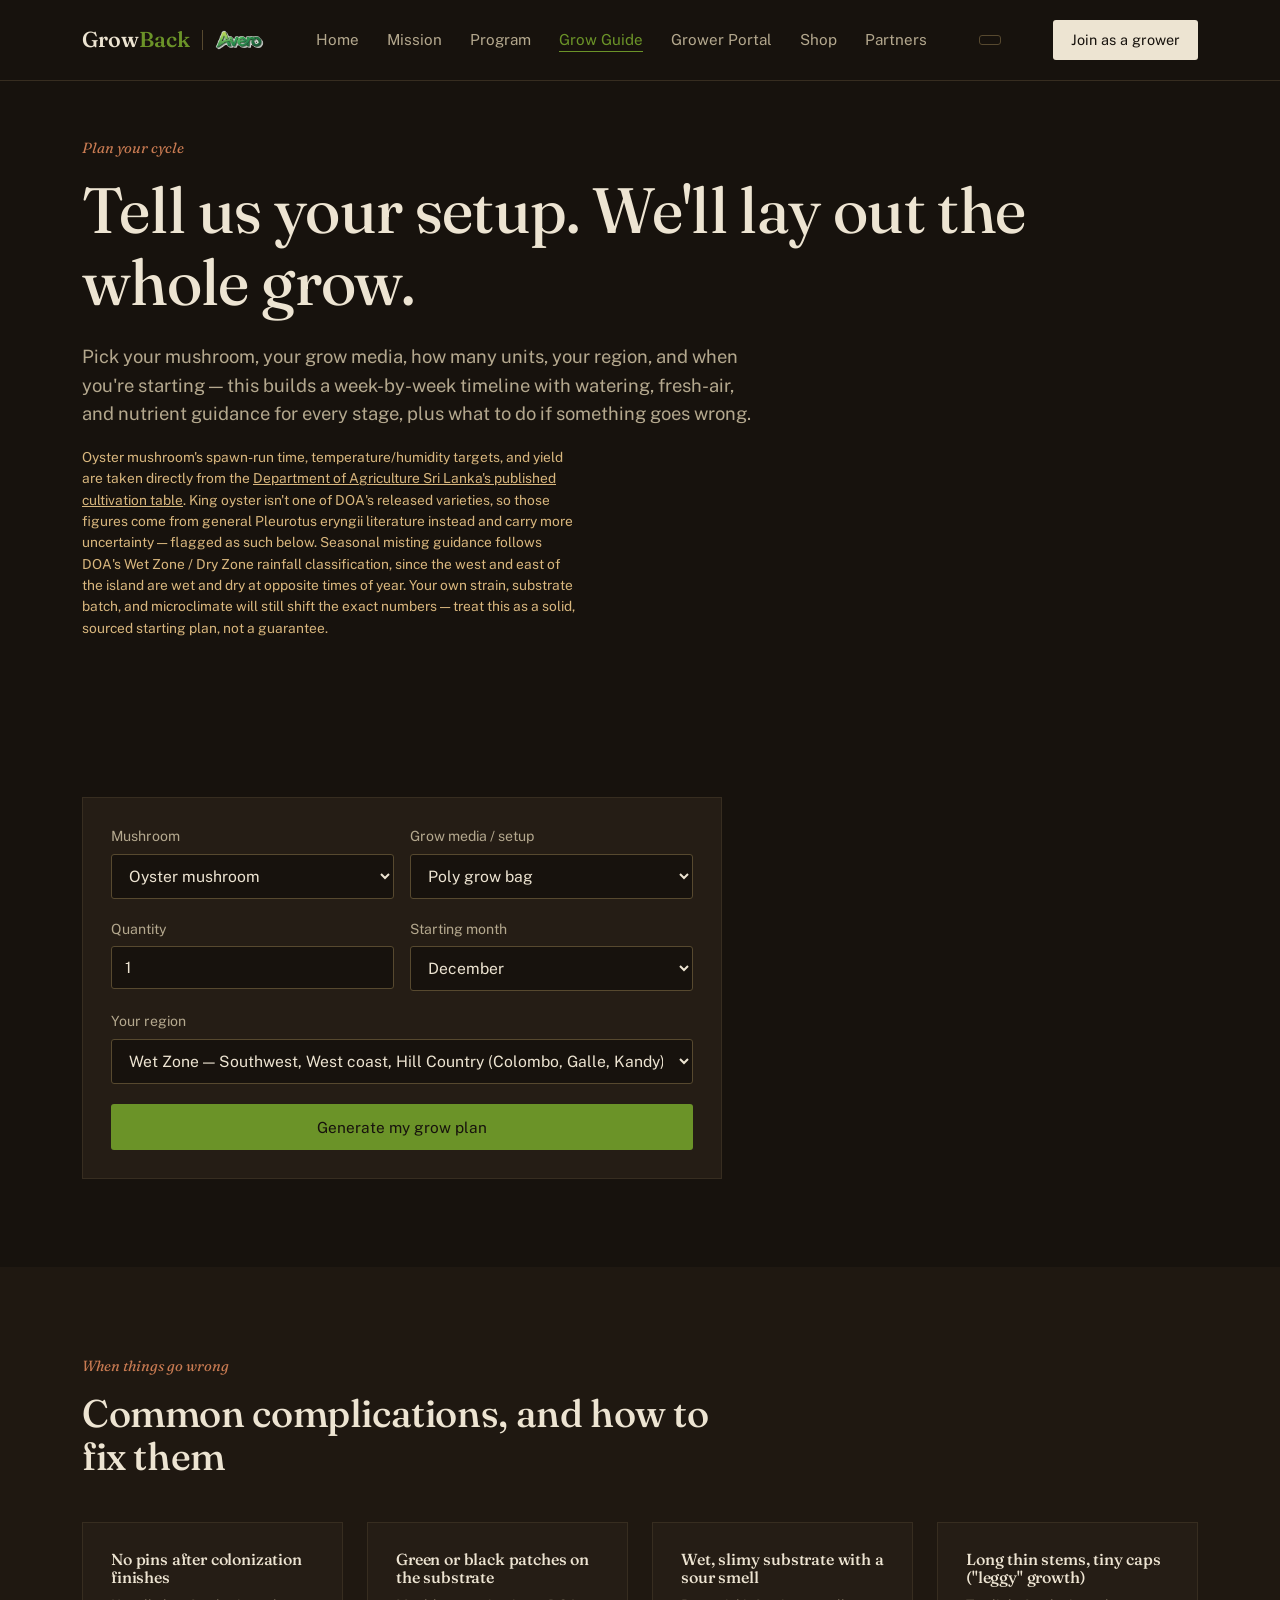
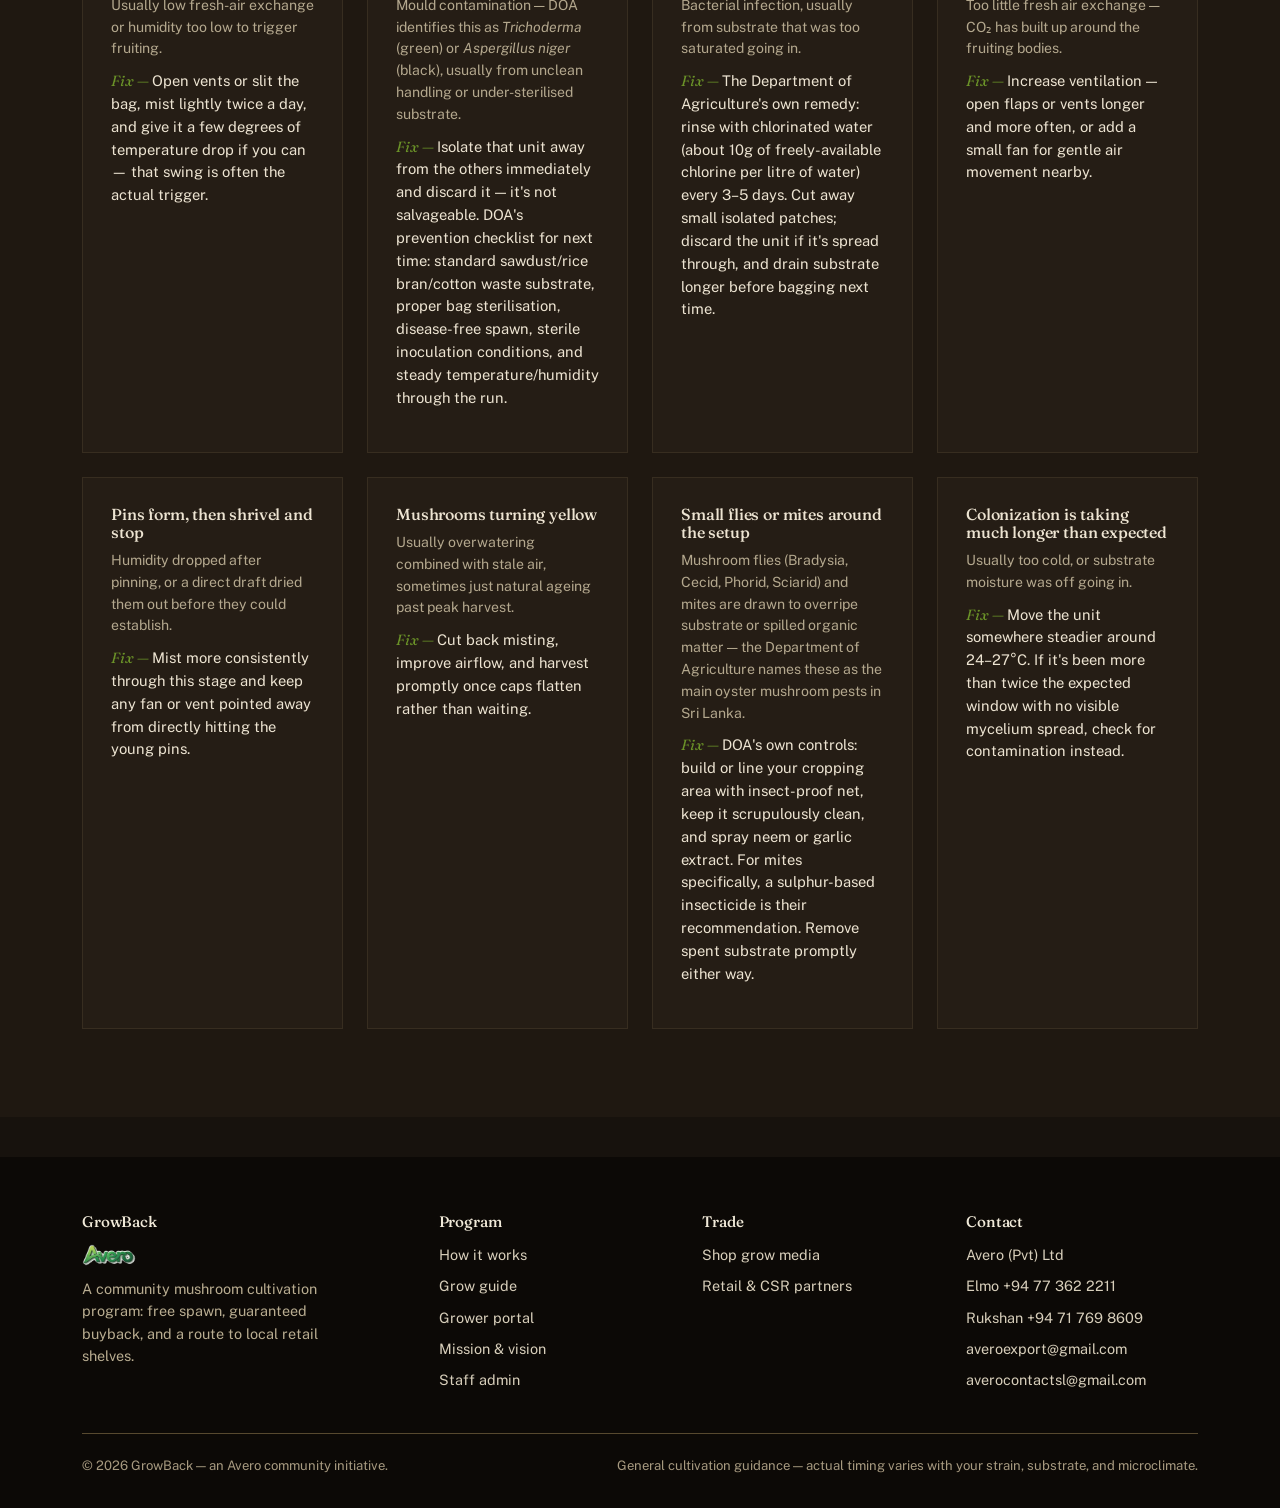
<file: grow-guide.html>
<!DOCTYPE html>
<html lang="en">
<head>
<meta charset="UTF-8">
<meta name="viewport" content="width=device-width, initial-scale=1.0">
<title>Grow Guide — GrowBack</title>
<link rel="preconnect" href="https://fonts.googleapis.com">
<link href="https://fonts.googleapis.com/css2?family=Fraunces:ital,wght@0,340;0,460;0,560;1,460&family=Public+Sans:wght@400;500;600&display=swap" rel="stylesheet">
<link rel="stylesheet" href="css/styles.css">
<style>
  .timeline { border-top: 1px solid var(--line); margin-top: 8px; }
  .timeline-row {
    display: grid; grid-template-columns: 200px 1fr; gap: 22px;
    padding: 20px 0; border-bottom: 1px solid var(--line);
  }
  @media (max-width: 700px) { .timeline-row { grid-template-columns: 1fr; gap: 6px; } }
  .timeline-when { color: var(--ink-soft); font-size: 0.86rem; }
  .timeline-phase { font-family: var(--font-display); color: var(--brand); font-size: 1.15rem; margin-bottom: 4px; }
  .timeline-days { font-size: 0.82rem; color: var(--tan); }
  .issue-card h4 { color: var(--ink); margin-bottom: 8px; }
  .issue-card .cause { color: var(--ink-soft); font-size: 0.88rem; margin-bottom: 10px; }
  .issue-card .fix { font-size: 0.92rem; }
  .issue-card .fix::before { content: "Fix — "; color: var(--brand); font-family: var(--font-display); font-style: italic; }
  #planOutput { display: none; margin-top: 48px; }
  .season-banner {
    border: 1px solid var(--line-dark); background: var(--paper-card);
    padding: 18px 22px; margin-bottom: 32px; display: flex; gap: 16px; align-items: baseline; flex-wrap: wrap;
  }
</style>
</head>
<body>

<header class="site">
  <div class="site-nav">
    <div class="brand-lockup">
      <a href="index.html" class="wordmark">Grow<span>Back</span></a>
      <span class="divider"></span>
      <img src="img/avero-logo.png" alt="Avero">
    </div>
    <button class="nav-toggle">Menu</button>
    <ul class="nav-links">
      <li><a href="index.html">Home</a></li>
      <li><a href="about.html">Mission</a></li>
      <li><a href="program.html">Program</a></li>
      <li><a href="grow-guide.html" class="active">Grow Guide</a></li>
      <li><a href="portal.html">Grower Portal</a></li>
      <li><a href="shop.html">Shop</a></li>
      <li><a href="partners.html">Partners</a></li>
    </ul>
    <div id="google_translate_element" class="gtranslate"></div>
    <a href="portal.html#signup" class="nav-cta">Join as a grower</a>
  </div>
</header>

<section class="tight">
  <div class="container">
    <div class="eyebrow">Plan your cycle</div>
    <h1 class="max-measure">Tell us your setup. We'll lay out the whole grow.</h1>
    <p class="lede max-measure">Pick your mushroom, your grow media, how many units, your region, and when you're starting — this builds a week-by-week timeline with watering, fresh-air, and nutrient guidance for every stage, plus what to do if something goes wrong.</p>
    <p style="color:var(--tan);font-size:0.86rem;max-width:var(--measure);">Oyster mushroom's spawn-run time, temperature/humidity targets, and yield are taken directly from the <a href="https://doa.gov.lk/hordi-crop-mushroom/" target="_blank" rel="noopener" style="color:var(--tan);text-decoration:underline;">Department of Agriculture Sri Lanka's published cultivation table</a>. King oyster isn't one of DOA's released varieties, so those figures come from general Pleurotus eryngii literature instead and carry more uncertainty — flagged as such below. Seasonal misting guidance follows DOA's Wet Zone / Dry Zone rainfall classification, since the west and east of the island are wet and dry at opposite times of year. Your own strain, substrate batch, and microclimate will still shift the exact numbers — treat this as a solid, sourced starting plan, not a guarantee.</p>
  </div>
</section>

<section>
  <div class="container">
    <div class="card" style="max-width:640px;">
      <div class="field-row">
        <div class="field">
          <label for="species">Mushroom</label>
          <select id="species">
            <option value="oyster">Oyster mushroom</option>
            <option value="king">King oyster mushroom</option>
          </select>
        </div>
        <div class="field">
          <label for="media">Grow media / setup</label>
          <select id="media">
            <option value="bag">Poly grow bag</option>
            <option value="bucket">Grow bucket (5–10L)</option>
            <option value="container">Rigid grow container</option>
            <option value="tent">3-tier grow tent</option>
            <option value="chamber">Fruiting chamber kit</option>
          </select>
        </div>
      </div>
      <div class="field-row">
        <div class="field">
          <label for="qty">Quantity</label>
          <input type="number" id="qty" min="1" value="1">
        </div>
        <div class="field">
          <label for="startMonth">Starting month</label>
          <select id="startMonth"></select>
        </div>
      </div>
      <div class="field">
        <label for="region">Your region</label>
        <select id="region">
          <option value="wet">Wet Zone — Southwest, West coast, Hill Country (Colombo, Galle, Kandy)</option>
          <option value="dry">Dry Zone — North &amp; East (Jaffna, Trincomalee, Batticaloa, Anuradhapura)</option>
        </select>
      </div>
      <button class="btn btn-primary btn-block" id="genPlanBtn">Generate my grow plan</button>
    </div>

    <div id="planOutput">
      <div class="season-banner" id="seasonBanner"></div>

      <div class="section-head" style="margin-bottom:24px;">
        <div class="eyebrow">Your timeline</div>
        <h2>From spawn to last flush</h2>
      </div>
      <div class="timeline" id="timeline"></div>

      <div class="card-grid" style="margin-top:40px;">
        <div class="card">
          <h3 style="margin-bottom:10px;">Watering &amp; fresh air</h3>
          <p id="wateringNote" style="color:var(--ink-soft);"></p>
        </div>
        <div class="card">
          <h3 style="margin-bottom:10px;">Nutrient top-up between flushes</h3>
          <p id="nutrientNote" style="color:var(--ink-soft);"></p>
        </div>
        <div class="card">
          <h3 style="margin-bottom:10px;">Rough yield estimate</h3>
          <p id="yieldNote" style="color:var(--ink-soft);"></p>
          <p style="font-size:0.82rem;color:var(--tan);margin-top:10px;">Wide range on purpose — strain, substrate quality, and how closely you follow the schedule all move this a lot.</p>
        </div>
      </div>
    </div>
  </div>
</section>

<section style="background:var(--bg-alt);">
  <div class="container">
    <div class="section-head">
      <div class="eyebrow">When things go wrong</div>
      <h2>Common complications, and how to fix them</h2>
    </div>
    <div class="card-grid">
      <div class="card issue-card">
        <h4>No pins after colonization finishes</h4>
        <p class="cause">Usually low fresh-air exchange or humidity too low to trigger fruiting.</p>
        <p class="fix">Open vents or slit the bag, mist lightly twice a day, and give it a few degrees of temperature drop if you can — that swing is often the actual trigger.</p>
      </div>
      <div class="card issue-card">
        <h4>Green or black patches on the substrate</h4>
        <p class="cause">Mould contamination — DOA identifies this as <em>Trichoderma</em> (green) or <em>Aspergillus niger</em> (black), usually from unclean handling or under-sterilised substrate.</p>
        <p class="fix">Isolate that unit away from the others immediately and discard it — it's not salvageable. DOA's prevention checklist for next time: standard sawdust/rice bran/cotton waste substrate, proper bag sterilisation, disease-free spawn, sterile inoculation conditions, and steady temperature/humidity through the run.</p>
      </div>
      <div class="card issue-card">
        <h4>Wet, slimy substrate with a sour smell</h4>
        <p class="cause">Bacterial infection, usually from substrate that was too saturated going in.</p>
        <p class="fix">The Department of Agriculture's own remedy: rinse with chlorinated water (about 10g of freely-available chlorine per litre of water) every 3–5 days. Cut away small isolated patches; discard the unit if it's spread through, and drain substrate longer before bagging next time.</p>
      </div>
      <div class="card issue-card">
        <h4>Long thin stems, tiny caps ("leggy" growth)</h4>
        <p class="cause">Too little fresh air exchange — CO₂ has built up around the fruiting bodies.</p>
        <p class="fix">Increase ventilation — open flaps or vents longer and more often, or add a small fan for gentle air movement nearby.</p>
      </div>
      <div class="card issue-card">
        <h4>Pins form, then shrivel and stop</h4>
        <p class="cause">Humidity dropped after pinning, or a direct draft dried them out before they could establish.</p>
        <p class="fix">Mist more consistently through this stage and keep any fan or vent pointed away from directly hitting the young pins.</p>
      </div>
      <div class="card issue-card">
        <h4>Mushrooms turning yellow</h4>
        <p class="cause">Usually overwatering combined with stale air, sometimes just natural ageing past peak harvest.</p>
        <p class="fix">Cut back misting, improve airflow, and harvest promptly once caps flatten rather than waiting.</p>
      </div>
      <div class="card issue-card">
        <h4>Small flies or mites around the setup</h4>
        <p class="cause">Mushroom flies (Bradysia, Cecid, Phorid, Sciarid) and mites are drawn to overripe substrate or spilled organic matter — the Department of Agriculture names these as the main oyster mushroom pests in Sri Lanka.</p>
        <p class="fix">DOA's own controls: build or line your cropping area with insect-proof net, keep it scrupulously clean, and spray neem or garlic extract. For mites specifically, a sulphur-based insecticide is their recommendation. Remove spent substrate promptly either way.</p>
      </div>
      <div class="card issue-card">
        <h4>Colonization is taking much longer than expected</h4>
        <p class="cause">Usually too cold, or substrate moisture was off going in.</p>
        <p class="fix">Move the unit somewhere steadier around 24–27°C. If it's been more than twice the expected window with no visible mycelium spread, check for contamination instead.</p>
      </div>
    </div>
  </div>
</section>

<footer class="site">
  <div class="container">
    <div class="footer-grid">
      <div>
        <h4>GrowBack</h4>
        <img src="img/avero-logo.png" alt="Avero" style="height:22px;width:auto;margin-bottom:12px;">
        <p style="color:#B9AD91;font-size:.9rem;max-width:32ch;">A community mushroom cultivation program: free spawn, guaranteed buyback, and a route to local retail shelves.</p>
      </div>
      <div><h4>Program</h4><ul><li><a href="program.html">How it works</a></li><li><a href="grow-guide.html">Grow guide</a></li><li><a href="portal.html">Grower portal</a></li><li><a href="about.html">Mission &amp; vision</a></li><li><a href="admin.html">Staff admin</a></li></ul></div>
      <div><h4>Trade</h4><ul><li><a href="shop.html">Shop grow media</a></li><li><a href="partners.html">Retail &amp; CSR partners</a></li></ul></div>
      <div><h4>Contact</h4><ul><li>Avero (Pvt) Ltd</li><li>Elmo +94 77 362 2211</li><li>Rukshan +94 71 769 8609</li><li>averoexport@gmail.com</li><li>averocontactsl@gmail.com</li></ul></div>
    </div>
    <div class="footer-bottom">
      <span>© 2026 GrowBack — an Avero community initiative.</span>
      <span>General cultivation guidance — actual timing varies with your strain, substrate, and microclimate.</span>
    </div>
  </div>
</footer>
<script type="text/javascript">
  function googleTranslateElementInit() {
    new google.translate.TranslateElement({
      pageLanguage: 'en',
      includedLanguages: 'si,ta,en,hi,ar,zh-CN,fr,de,es,ja,ko,ru,pt,it,nl,th,vi,ur,bn,ms,tl,pl,tr,fa,he,el,sv,uk,ro,id',
      layout: google.translate.TranslateElement.InlineLayout.SIMPLE
    }, 'google_translate_element');
  }
</script>
<script type="text/javascript" src="https://translate.google.com/translate_a/element.js?cb=googleTranslateElementInit"></script>
<script src="js/app.js"></script>
<script>
  const MONTHS = ['January','February','March','April','May','June','July','August','September','October','November','December'];

  // Sri Lanka's Department of Agriculture splits the island into Wet Zone,
  // Intermediate Zone, and Dry Zone by rainfall — not a single national
  // monsoon timeline. The Yala (southwest) monsoon (~May–Sep) soaks the
  // Wet Zone while the Dry Zone is in ITS driest stretch at the same time;
  // the Maha (northeast) monsoon (~Oct–Jan/Feb) does the reverse. This
  // matters for misting more than watering the ground, since it's ambient
  // humidity that changes how often a bag or tent needs misting.
  const SEASONS = {
    wet: [ // Southwest, West coast, Hill Country — rain year-round, no sharp dry spell, driest Jan–Mar
      { label: 'Cooler, drier spell', desc: 'still humid, least rain of the year here', mist: '2×/day' },       // Jan
      { label: 'Driest stretch', desc: 'lowest humidity of the year for this zone', mist: '2–3×/day' },          // Feb
      { label: 'Inter-monsoon building', desc: 'warm, scattered showers', mist: '2–3×/day' },                    // Mar
      { label: 'Inter-monsoon', desc: 'hot, scattered storms', mist: '2–3×/day' },                                // Apr
      { label: 'Yala monsoon onset', desc: 'southwest rains arrive, humid', mist: '1–2×/day' },                  // May
      { label: 'Yala monsoon', desc: 'wet and humid', mist: '1–2×/day' },                                        // Jun
      { label: 'Yala monsoon', desc: 'wet and humid', mist: '1–2×/day' },                                        // Jul
      { label: 'Yala monsoon tail', desc: 'still humid', mist: '1–2×/day' },                                     // Aug
      { label: 'Yala monsoon tail', desc: 'humid, tapering', mist: '1–2×/day' },                                 // Sep
      { label: 'Inter-monsoon', desc: 'thundery, humid', mist: '2×/day' },                                       // Oct
      { label: 'Maha monsoon reaches this zone lightly', desc: 'cooler, some rain', mist: '1–2×/day' },          // Nov
      { label: 'Cooler, drier', desc: 'Maha mainly feeds the other coast', mist: '2×/day' },                     // Dec
    ],
    dry: [ // North & East — distinct dry season May–Sep (opposite of the west coast), main rains Oct–Jan
      { label: 'Maha monsoon tapering', desc: 'still fairly wet', mist: '1–2×/day' },                            // Jan
      { label: 'Drying out', desc: 'rain easing off', mist: '2×/day' },                                          // Feb
      { label: 'Dry season building', desc: 'hot, little rain', mist: '3×/day' },                                // Mar
      { label: 'Dry season', desc: 'hot and dry', mist: '3–4×/day, add shade' },                                 // Apr
      { label: 'Dry season', desc: 'hot and dry — this zone\u2019s driest stretch', mist: '3–4×/day, add shade' }, // May
      { label: 'Peak dry season', desc: 'hot and dry', mist: '3–4×/day, add shade' },                            // Jun
      { label: 'Dry season', desc: 'hot and dry', mist: '3–4×/day, add shade' },                                 // Jul
      { label: 'Dry season', desc: 'hot and dry', mist: '3–4×/day, add shade' },                                 // Aug
      { label: 'Dry season easing', desc: 'still hot', mist: '3×/day' },                                        // Sep
      { label: 'Maha monsoon onset', desc: 'rain returns', mist: '2×/day' },                                     // Oct
      { label: 'Maha monsoon', desc: 'main rainy season here', mist: '1–2×/day' },                               // Nov
      { label: 'Maha monsoon', desc: 'wet', mist: '1–2×/day' },                                                  // Dec
    ],
  };

  // Colonization time and per-bag yield are anchored to the Department of
  // Agriculture Sri Lanka's own published cultivation table for oyster
  // mushroom (doa.gov.lk/hordi-crop-mushroom): 20–30 day spawn run at
  // 24–27°C, 300–400g fresh yield per bag on their standard sawdust
  // recipe. Bucket/container/tent/chamber figures scale from that one
  // DOA-confirmed anchor by substrate mass — DOA doesn't publish per-format
  // numbers, so those ratios are this tool's own reasonable estimate, not
  // government data.
  const MEDIA = {
    bag:       { label: 'poly grow bag', colonizeDays: 24, unitsPerLot: 1, yieldRange: [0.3, 0.4] },
    bucket:    { label: 'grow bucket', colonizeDays: 28, unitsPerLot: 1, yieldRange: [1.2, 1.6] },
    container: { label: 'rigid grow container', colonizeDays: 26, unitsPerLot: 1, yieldRange: [0.6, 0.8] },
    tent:      { label: '3-tier grow tent (≈9 bags/tent)', colonizeDays: 23, unitsPerLot: 9, yieldRange: [2.7, 3.6] },
    chamber:   { label: 'fruiting chamber kit (≈6 bags/kit)', colonizeDays: 22, unitsPerLot: 6, yieldRange: [1.8, 2.4] },
  };

  // Oyster: colonizes in 14–21 days, pins within a week of fresh air, 3–4
  // flushes about a week apart. King oyster colonizes markedly slower
  // (commonly cited at 3–4+ weeks vs 1–2 for common oyster), needs a longer
  // post-flush soak (12–24h vs a few hours), gives fewer, larger flushes,
  // and has a lower biological efficiency — so its total yield per unit is
  // scaled down relative to oyster, not just slower.
  // Temperature/RH targets for standard oyster mushroom are the DOA's own
  // published figures (American/Pink oyster row of their table): spawn run
  // 24–27°C at 90–100% RH in the dark; primordia (pinning) needs a real
  // temperature DROP to 17–19°C at ~95% RH; fruiting settles at 19–20°C,
  // 85–92% RH. That drop from spawn-run to pinning temperature is bigger
  // than generic grow guides suggest, and it's the main reason lowland,
  // especially Dry Zone, growers struggle to get pins even when misting
  // correctly — it's a cooling problem, not just a humidity one.
  // King oyster figures are NOT from DOA — Pleurotus eryngii isn't one of
  // their three released oyster varieties (American oyster, Abalone, Pink
  // oyster), so these are drawn from general Pleurotus eryngii cultivation
  // literature instead, and should be treated as less certain.
  const SPECIES = {
    oyster: { label: 'oyster mushroom', colonizeAdj: 0, pinToHarvest: 6, flushes: 4, restBetween: 10, yieldMultiplier: 1.0, soakHours: '2–4 hours', spawnTemp: '24–27°C', pinTemp: '17–19°C', fruitTemp: '19–20°C', rhPin: '~95%', rhFruit: '85–92%', bioNote: 'oyster mushrooms flush readily — expect 3–4 harvests per unit', sourceNote: "Department of Agriculture Sri Lanka" },
    king:   { label: 'king oyster mushroom', colonizeAdj: 8, pinToHarvest: 11, flushes: 2, restBetween: 14, yieldMultiplier: 0.55, soakHours: '12–24 hours', spawnTemp: '22–25°C', pinTemp: '15–18°C', fruitTemp: '18–22°C', rhPin: '90–95%', rhFruit: '85–90%', bioNote: 'king oyster puts its energy into fewer, larger, thicker-stemmed flushes, so total yield per unit runs lower than oyster', sourceNote: "general Pleurotus eryngii literature — not a DOA-released variety, so treat as less certain" },
  };

  function fillMonths() {
    const sel = document.getElementById('startMonth');
    const now = new Date();
    sel.innerHTML = MONTHS.map((m, i) => `<option value="${i}">${m}</option>`).join('');
    sel.value = now.getMonth();
  }
  fillMonths();

  function startDateFor(monthIndex) {
    const now = new Date();
    let year = now.getFullYear();
    if (monthIndex < now.getMonth()) year += 1;
    return new Date(year, monthIndex, 1);
  }

  function fmt(d) {
    return d.toLocaleDateString('en-GB', { day: 'numeric', month: 'short', year: 'numeric' });
  }
  function addDays(d, n) {
    const r = new Date(d);
    r.setDate(r.getDate() + n);
    return r;
  }

  function generatePlan() {
    const speciesKey = document.getElementById('species').value;
    const mediaKey = document.getElementById('media').value;
    const qty = Math.max(1, parseInt(document.getElementById('qty').value, 10) || 1);
    const monthIndex = parseInt(document.getElementById('startMonth').value, 10);
    const regionKey = document.getElementById('region').value;

    const species = SPECIES[speciesKey];
    const media = MEDIA[mediaKey];
    const season = SEASONS[regionKey][monthIndex];
    const regionLabel = regionKey === 'wet' ? 'Wet Zone' : 'Dry Zone';
    const start = startDateFor(monthIndex);

    // Season banner
    document.getElementById('seasonBanner').innerHTML = `
      <span class="badge free">${MONTHS[monthIndex]} — ${regionLabel}</span>
      <span style="font-family:var(--font-display);font-size:1.2rem;color:var(--ink);">${season.label}</span>
      <span style="color:var(--ink-soft);">— ${season.desc}. Starting ${qty} × ${media.label} of ${species.label}.</span>
    `;
    if (speciesKey === 'king') {
      document.getElementById('seasonBanner').innerHTML += `
        <div style="width:100%;margin-top:10px;padding-top:10px;border-top:1px solid var(--line-dark);font-size:0.85rem;color:var(--rust);">
          King oyster isn't a Department of Agriculture-released variety in Sri Lanka — these figures come from general Pleurotus eryngii literature, not local government data. Treat the timings below as a looser estimate than the oyster mushroom plan.
        </div>`;
    }

    // Timeline
    let cursor = start;
    const colonizeDays = media.colonizeDays + species.colonizeAdj;
    const rows = [];

    rows.push({
      phase: 'Colonization (spawn run)',
      when: `${fmt(cursor)} – ${fmt(addDays(cursor, colonizeDays))}`,
      days: `Day 1–${colonizeDays}`,
      body: `Keep it sealed, dark, and steady around ${species.spawnTemp}, ~90–100% RH (a sealed bag/block holds this on its own — no misting needed). Check weekly for green or black patches (see troubleshooting below) rather than opening it up repeatedly.`
    });
    cursor = addDays(cursor, colonizeDays);

    rows.push({
      phase: 'Pinning (temperature-drop trigger)',
      when: `${fmt(cursor)} – ${fmt(addDays(cursor, 3))}`,
      days: `Day ${colonizeDays + 1}–${colonizeDays + 3}`,
      body: `Once the substrate is fully white with mycelium, open vents or cut slits and move it somewhere noticeably cooler — around ${species.pinTemp} at ${species.rhPin} RH with some indirect light. That temperature drop is the real trigger, more than misting; in a hot lowland spot, shade, cross-ventilation, or evaporative cooling (a fan over a wet sack or water tray) matters as much as humidity. In high-temperature areas, only half-open the bag rather than fully opening it.`
    });
    cursor = addDays(cursor, 3);

    for (let i = 1; i <= species.flushes; i++) {
      rows.push({
        phase: `Flush ${i} — harvest window`,
        when: `${fmt(cursor)} – ${fmt(addDays(cursor, species.pinToHarvest))}`,
        days: `~${species.pinToHarvest} days`,
        body: `Hold around ${species.fruitTemp} at ${species.rhFruit} RH where you can, and mist per the season guidance on the right. Harvest once caps flatten and just before edges curl upward — twist gently at the base rather than cutting, to keep the stub from rotting and fouling the next flush.`
      });
      cursor = addDays(cursor, species.pinToHarvest);

      if (i < species.flushes) {
        rows.push({
          phase: `Rest before flush ${i + 1}`,
          when: `${fmt(cursor)} – ${fmt(addDays(cursor, species.restBetween))}`,
          days: `~${species.restBetween} days`,
          body: `Ease off misting and let the surface dry slightly. Optional: a ${species.soakHours} water soak (see the nutrient card below) partway through this rest can lift the next flush.`
        });
        cursor = addDays(cursor, species.restBetween);
      }
    }

    document.getElementById('timeline').innerHTML = rows.map(r => `
      <div class="timeline-row">
        <div>
          <div class="timeline-when">${r.when}</div>
          <div class="timeline-days">${r.days}</div>
        </div>
        <div>
          <div class="timeline-phase">${r.phase}</div>
          <div style="color:var(--ink-soft);">${r.body}</div>
        </div>
      </div>
    `).join('');

    // Watering note
    let wateringText =
      `During ${season.label.toLowerCase()} in the ${regionLabel} (${season.desc}), mist ${season.mist} once you're past colonization. ` +
      `In any season, mist in the morning so surfaces have time to dry before nightfall — that alone heads off most bacterial issues.`;
    if (regionKey === 'dry' && speciesKey === 'oyster') {
      wateringText += ` One more thing worth knowing: DOA's standard oyster variety wants ${species.fruitTemp} to fruit well, which is genuinely hard to hit in Dry Zone heat without real cooling. Their Abalone and Pink oyster varieties fruit at a warmer 21–27°C and may suit your climate better — worth asking your local Agriculture Office which spawn they'd recommend for your area.`;
    }
    document.getElementById('wateringNote').textContent = wateringText;

    // Nutrient note
    document.getElementById('nutrientNote').textContent =
      `${species.label[0].toUpperCase()}${species.label.slice(1)} substrate carries its own nutrition — no fertilizer needed. Between flushes you can optionally submerge the bag or block in cool water for ${species.soakHours} (a pinch of rice bran or a little gypsum in the soak water helps) to rehydrate it and slightly lift the next flush. Skip this before the first flush. ${species.bioNote}.`;

    // Yield note
    const [lo, hi] = media.yieldRange;
    const y = species.yieldMultiplier;
    document.getElementById('yieldNote').textContent =
      `Roughly ${(lo * qty * y).toFixed(1)}–${(hi * qty * y).toFixed(1)} kg fresh mushrooms total across all flushes, for ${qty} × ${media.label}.`;

    const out = document.getElementById('planOutput');
    out.style.display = 'block';
    if (out.scrollIntoView) out.scrollIntoView({ behavior: 'smooth', block: 'start' });
  }

  document.getElementById('genPlanBtn').addEventListener('click', generatePlan);
</script>
</body>
</html>
</file>
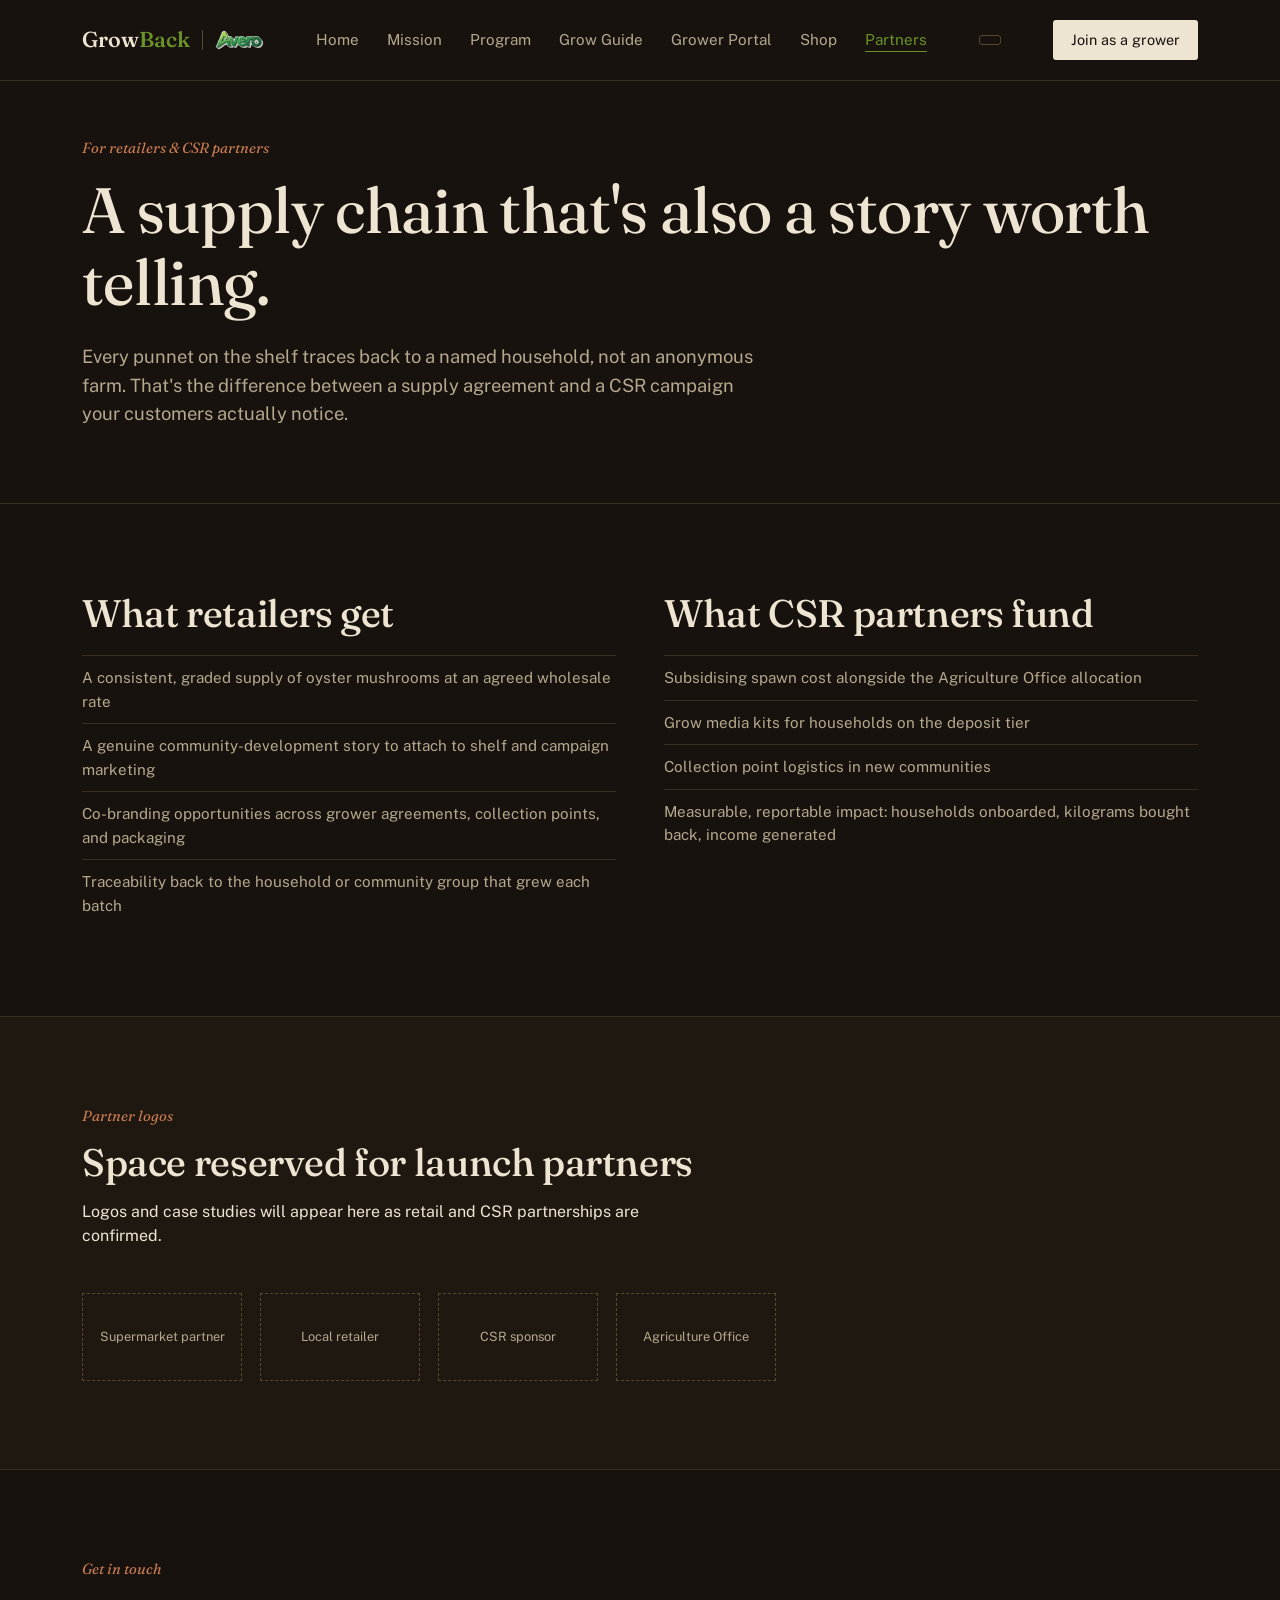
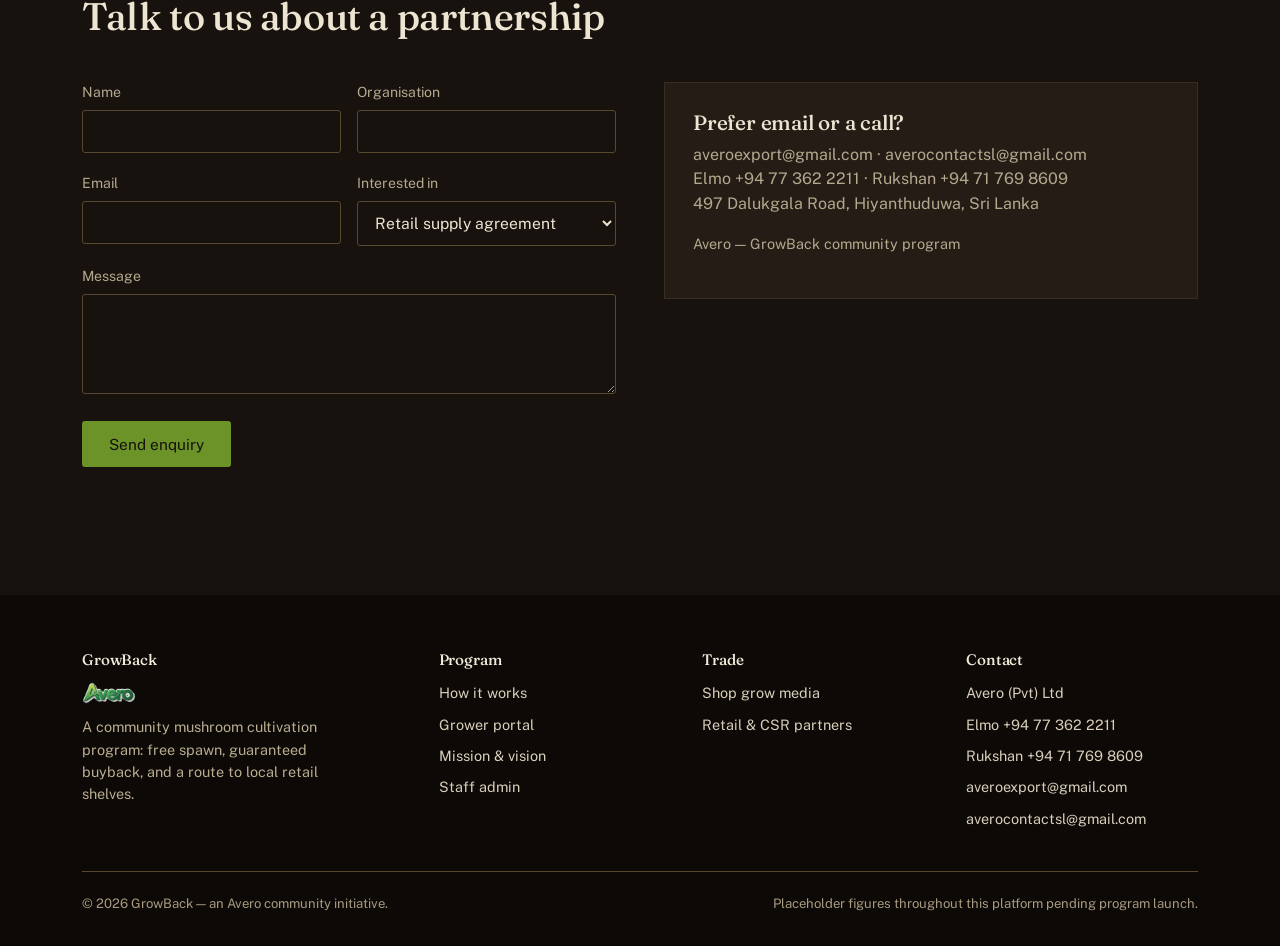
<file: partners.html>
<!DOCTYPE html>
<html lang="en">
<head>
<meta charset="UTF-8">
<meta name="viewport" content="width=device-width, initial-scale=1.0">
<title>Retail &amp; CSR Partners — GrowBack</title>
<link rel="preconnect" href="https://fonts.googleapis.com">
<link href="https://fonts.googleapis.com/css2?family=Fraunces:ital,wght@0,340;0,460;0,560;1,460&family=Public+Sans:wght@400;500;600&display=swap" rel="stylesheet">
<link rel="stylesheet" href="css/styles.css">
</head>
<body>

<header class="site">
  <div class="site-nav">
    <div class="brand-lockup">
      <a href="index.html" class="wordmark">Grow<span>Back</span></a>
      <span class="divider"></span>
      <img src="img/avero-logo.png" alt="Avero">
    </div>
    <button class="nav-toggle">Menu</button>
    <ul class="nav-links">
      <li><a href="index.html">Home</a></li>
      <li><a href="about.html">Mission</a></li>
      <li><a href="program.html">Program</a></li>
      <li><a href="grow-guide.html">Grow Guide</a></li>
      <li><a href="portal.html">Grower Portal</a></li>
      <li><a href="shop.html">Shop</a></li>
      <li><a href="partners.html" class="active">Partners</a></li>
    </ul>
    <div id="google_translate_element" class="gtranslate"></div>
    <a href="portal.html#signup" class="nav-cta">Join as a grower</a>
  </div>
</header>

<section class="tight">
  <div class="container">
    <div class="eyebrow">For retailers &amp; CSR partners</div>
    <h1 class="max-measure">A supply chain that's also a story worth telling.</h1>
    <p class="lede max-measure">Every punnet on the shelf traces back to a named household, not an anonymous farm. That's the difference between a supply agreement and a CSR campaign your customers actually notice.</p>
  </div>
</section>

<hr class="rule">

<section>
  <div class="container two-col">
    <div>
      <h2>What retailers get</h2>
      <ul class="tier-list">
        <li>A consistent, graded supply of oyster mushrooms at an agreed wholesale rate</li>
        <li>A genuine community-development story to attach to shelf and campaign marketing</li>
        <li>Co-branding opportunities across grower agreements, collection points, and packaging</li>
        <li>Traceability back to the household or community group that grew each batch</li>
      </ul>
    </div>
    <div>
      <h2>What CSR partners fund</h2>
      <ul class="tier-list">
        <li>Subsidising spawn cost alongside the Agriculture Office allocation</li>
        <li>Grow media kits for households on the deposit tier</li>
        <li>Collection point logistics in new communities</li>
        <li>Measurable, reportable impact: households onboarded, kilograms bought back, income generated</li>
      </ul>
    </div>
  </div>
</section>

<hr class="rule">

<section style="background:var(--bg-alt);">
  <div class="container">
    <div class="section-head">
      <div class="eyebrow">Partner logos</div>
      <h2>Space reserved for launch partners</h2>
      <p>Logos and case studies will appear here as retail and CSR partnerships are confirmed.</p>
    </div>
    <div class="logo-row">
      <div class="logo-slot">Supermarket partner</div>
      <div class="logo-slot">Local retailer</div>
      <div class="logo-slot">CSR sponsor</div>
      <div class="logo-slot">Agriculture Office</div>
    </div>
  </div>
</section>

<hr class="rule">

<section>
  <div class="container">
    <div class="section-head">
      <div class="eyebrow">Get in touch</div>
      <h2>Talk to us about a partnership</h2>
    </div>
    <div class="two-col">
      <form id="partnerForm">
        <div class="field-row">
          <div class="field">
            <label for="pName">Name</label>
            <input type="text" id="pName" required>
          </div>
          <div class="field">
            <label for="pOrg">Organisation</label>
            <input type="text" id="pOrg" required>
          </div>
        </div>
        <div class="field-row">
          <div class="field">
            <label for="pEmail">Email</label>
            <input type="email" id="pEmail" required>
          </div>
          <div class="field">
            <label for="pType">Interested in</label>
            <select id="pType">
              <option>Retail supply agreement</option>
              <option>CSR sponsorship</option>
              <option>Bulk grow media / spawn order</option>
              <option>Something else</option>
            </select>
          </div>
        </div>
        <div class="field">
          <label for="pMsg">Message</label>
          <textarea id="pMsg" rows="4"></textarea>
        </div>
        <button type="submit" class="btn btn-primary">Send enquiry</button>
      </form>
      <div class="card">
        <h3>Prefer email or a call?</h3>
        <p style="color:var(--ink-soft);">averoexport@gmail.com · averocontactsl@gmail.com<br>Elmo +94 77 362 2211 · Rukshan +94 71 769 8609<br>497 Dalukgala Road, Hiyanthuduwa, Sri Lanka</p>
        <p style="color:var(--ink-soft);font-size:.9rem;">Avero — GrowBack community program</p>
      </div>
    </div>
  </div>
</section>

<footer class="site">
  <div class="container">
    <div class="footer-grid">
      <div>
        <h4>GrowBack</h4>
        <img src="img/avero-logo.png" alt="Avero" style="height:22px;width:auto;margin-bottom:12px;">
        <p style="color:#B9AD91;font-size:.9rem;max-width:32ch;">A community mushroom cultivation program: free spawn, guaranteed buyback, and a route to local retail shelves.</p>
      </div>
      <div><h4>Program</h4><ul><li><a href="program.html">How it works</a></li><li><a href="portal.html">Grower portal</a></li><li><a href="about.html">Mission &amp; vision</a></li><li><a href="admin.html">Staff admin</a></li></ul></div>
      <div><h4>Trade</h4><ul><li><a href="shop.html">Shop grow media</a></li><li><a href="partners.html">Retail &amp; CSR partners</a></li></ul></div>
      <div><h4>Contact</h4><ul><li>Avero (Pvt) Ltd</li><li>Elmo +94 77 362 2211</li><li>Rukshan +94 71 769 8609</li><li>averoexport@gmail.com</li><li>averocontactsl@gmail.com</li></ul></div>
    </div>
    <div class="footer-bottom">
      <span>© 2026 GrowBack — an Avero community initiative.</span>
      <span>Placeholder figures throughout this platform pending program launch.</span>
    </div>
  </div>
</footer>
<script type="text/javascript">
  function googleTranslateElementInit() {
    new google.translate.TranslateElement({
      pageLanguage: 'en',
      includedLanguages: 'si,ta,en,hi,ar,zh-CN,fr,de,es,ja,ko,ru,pt,it,nl,th,vi,ur,bn,ms,tl,pl,tr,fa,he,el,sv,uk,ro,id',
      layout: google.translate.TranslateElement.InlineLayout.SIMPLE
    }, 'google_translate_element');
  }
</script>
<script type="text/javascript" src="https://translate.google.com/translate_a/element.js?cb=googleTranslateElementInit"></script>
<script src="js/app.js"></script>
<script>
  document.getElementById('partnerForm').addEventListener('submit', (e) => {
    e.preventDefault();
    showToast('Enquiry sent — thank you, we\'ll be in touch.');
    e.target.reset();
  });
</script>
</body>
</html>
</file>
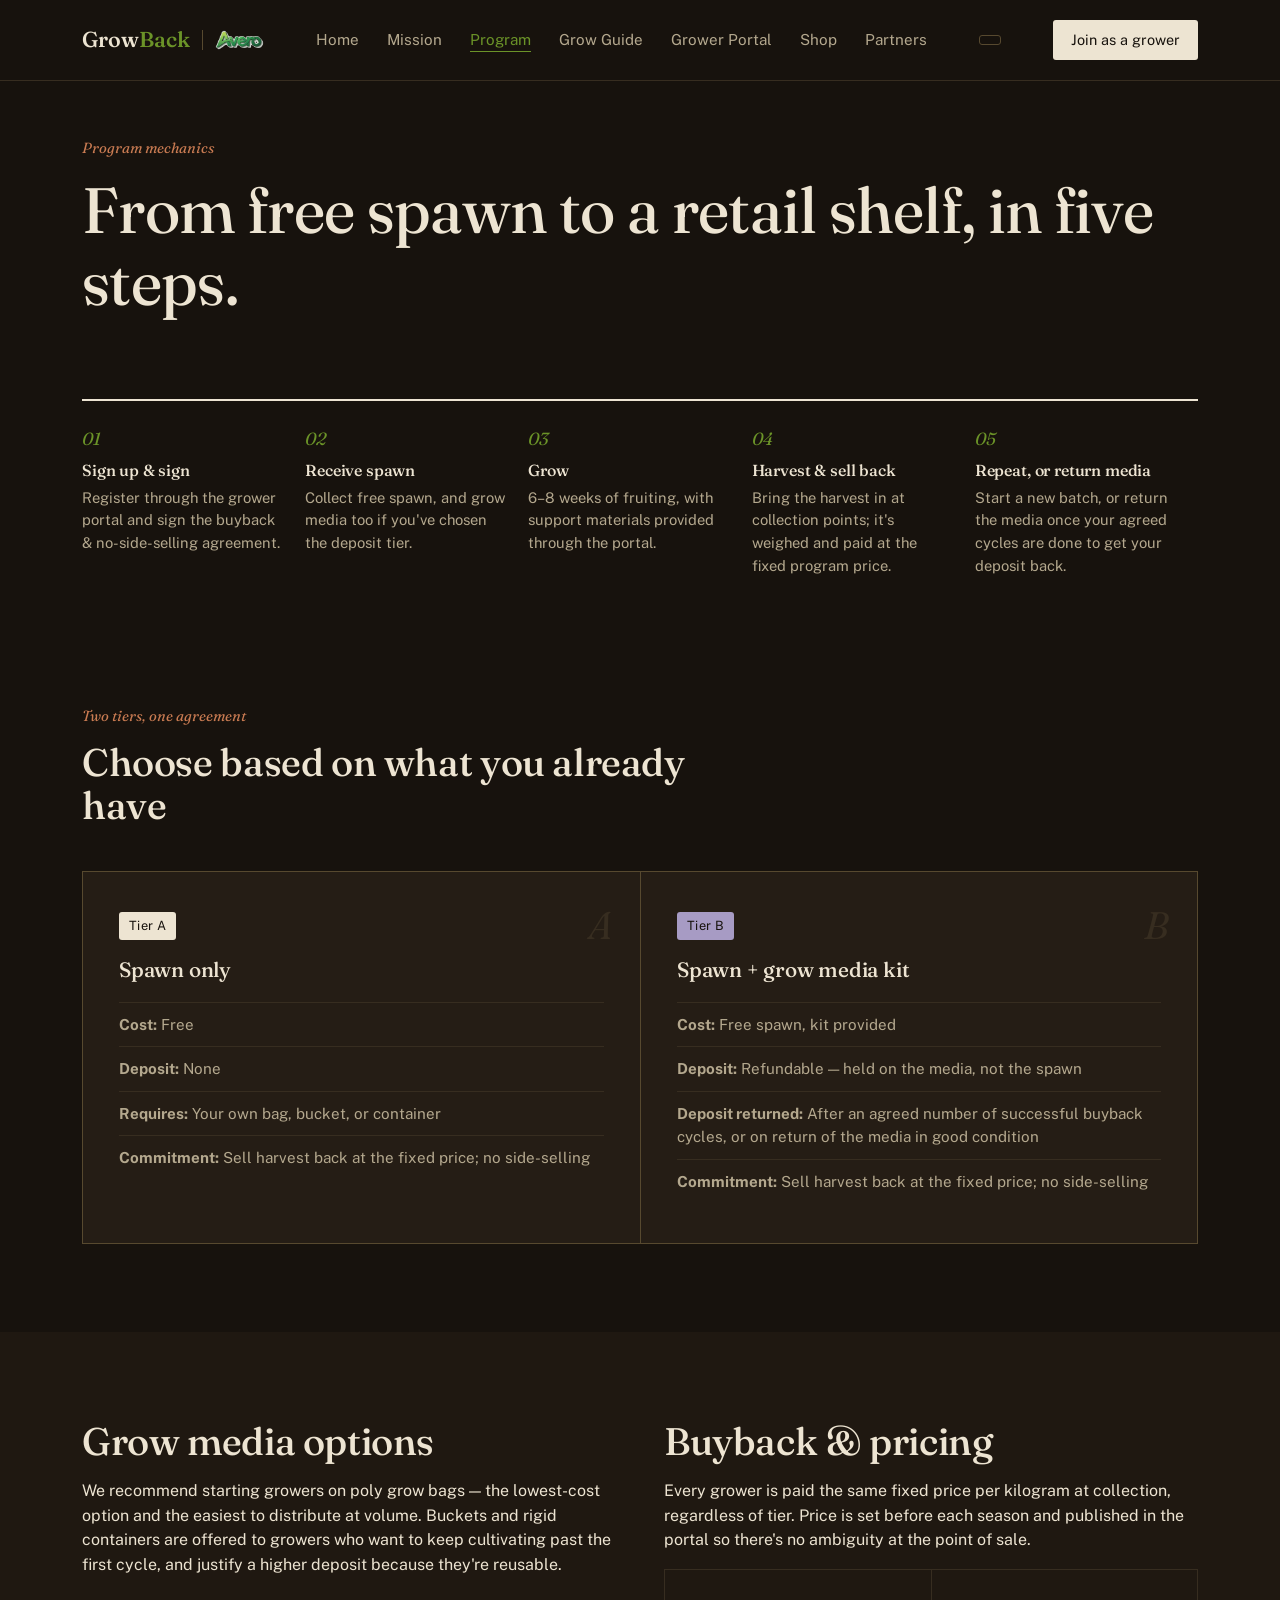
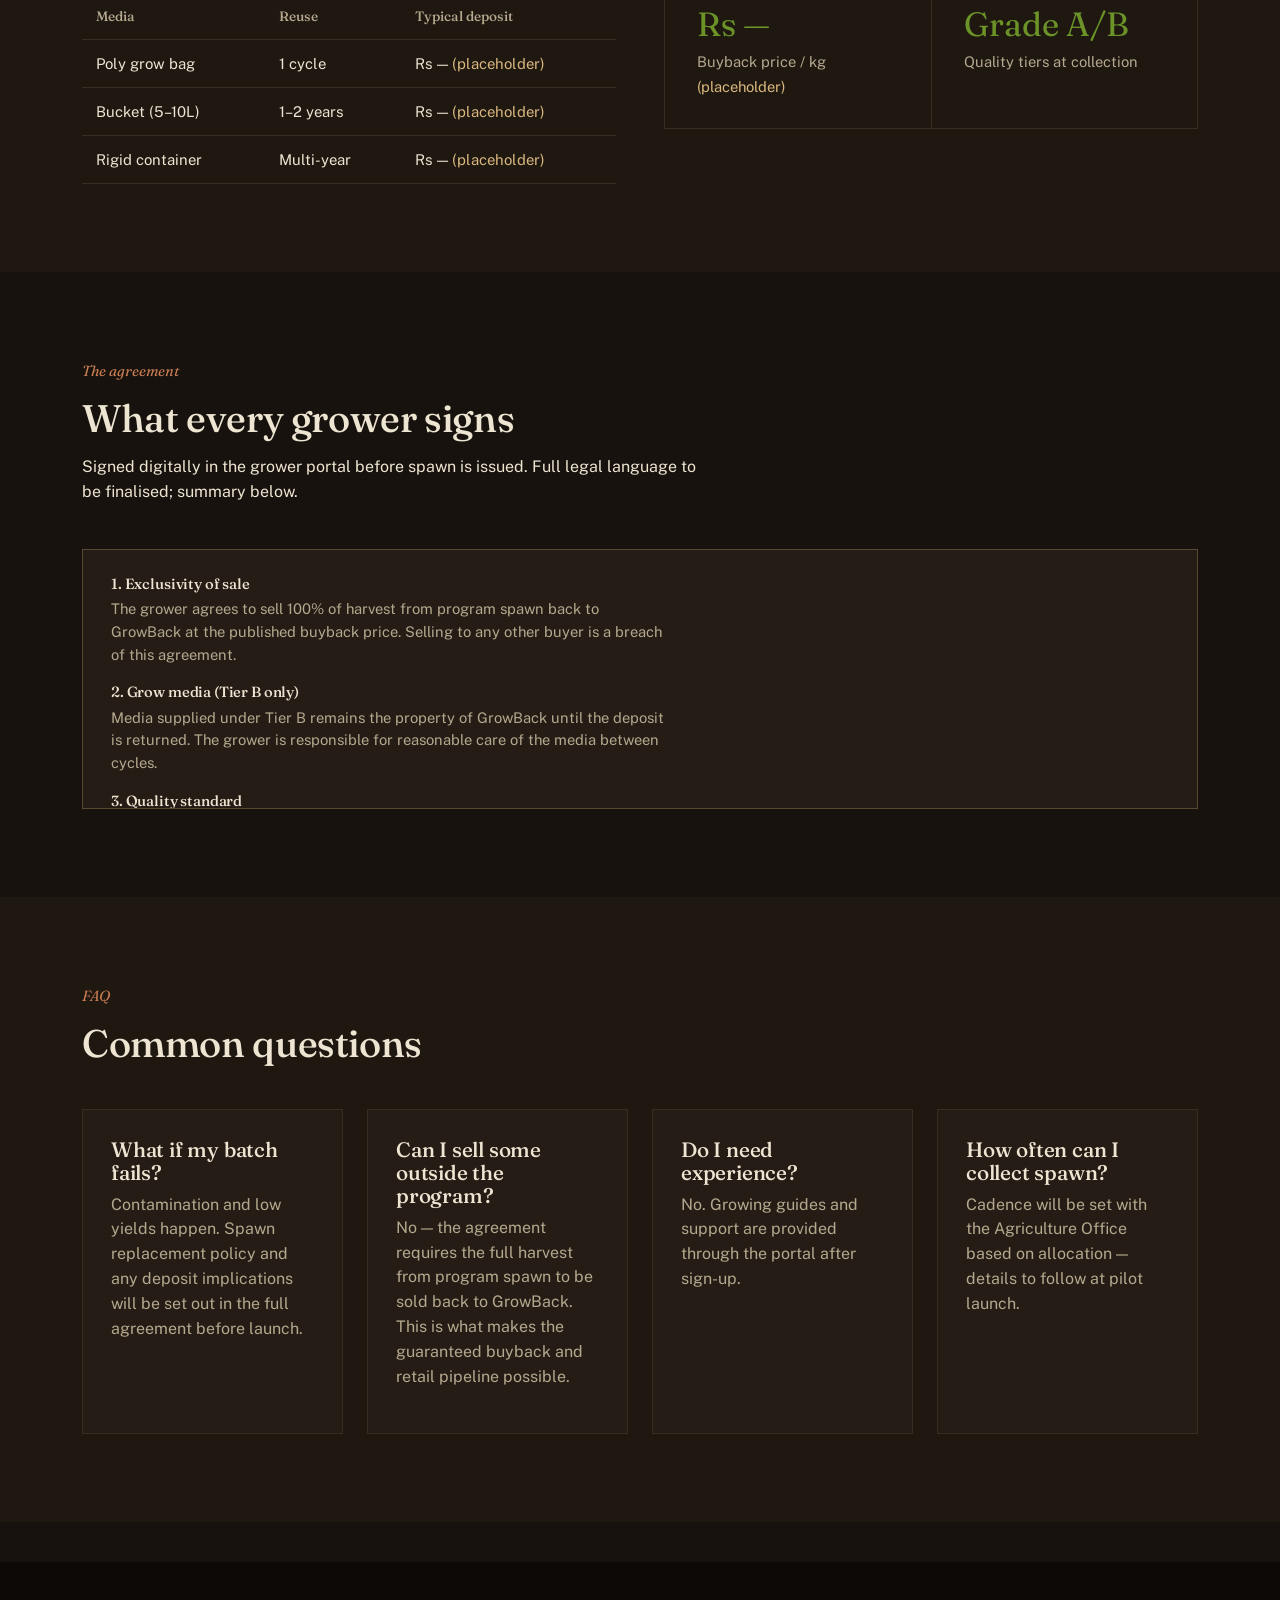
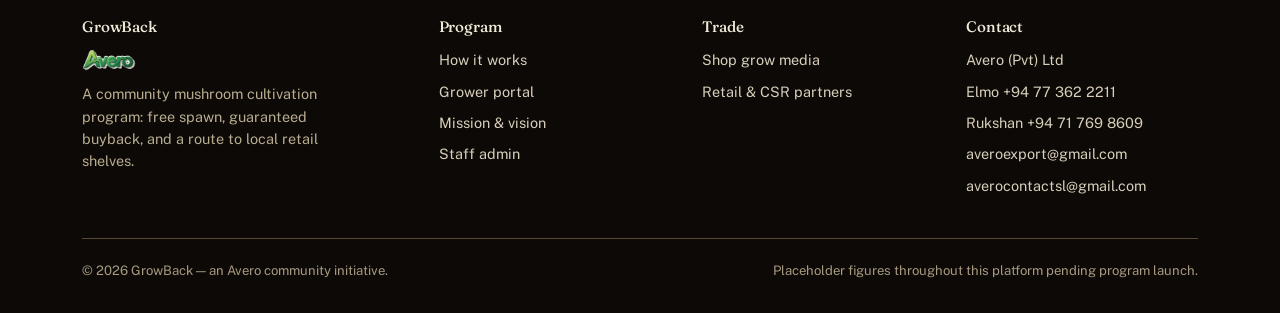
<file: program.html>
<!DOCTYPE html>
<html lang="en">
<head>
<meta charset="UTF-8">
<meta name="viewport" content="width=device-width, initial-scale=1.0">
<title>How the Program Works — GrowBack</title>
<link rel="preconnect" href="https://fonts.googleapis.com">
<link href="https://fonts.googleapis.com/css2?family=Fraunces:ital,wght@0,340;0,460;0,560;1,460&family=Public+Sans:wght@400;500;600&display=swap" rel="stylesheet">
<link rel="stylesheet" href="css/styles.css">
</head>
<body>

<header class="site">
  <div class="site-nav">
    <div class="brand-lockup">
      <a href="index.html" class="wordmark">Grow<span>Back</span></a>
      <span class="divider"></span>
      <img src="img/avero-logo.png" alt="Avero">
    </div>
    <button class="nav-toggle">Menu</button>
    <ul class="nav-links">
      <li><a href="index.html">Home</a></li>
      <li><a href="about.html">Mission</a></li>
      <li><a href="program.html" class="active">Program</a></li>
      <li><a href="grow-guide.html">Grow Guide</a></li>
      <li><a href="portal.html">Grower Portal</a></li>
      <li><a href="shop.html">Shop</a></li>
      <li><a href="partners.html">Partners</a></li>
    </ul>
    <div id="google_translate_element" class="gtranslate"></div>
    <a href="portal.html#signup" class="nav-cta">Join as a grower</a>
  </div>
</header>

<section class="tight">
  <div class="container">
    <div class="eyebrow">Program mechanics</div>
    <h1 class="max-measure">From free spawn to a retail shelf, in five steps.</h1>
  </div>
</section>

<div class="container">
  <div class="process">
    <div class="step">
      <span class="step-num">01</span>
      <h4>Sign up &amp; sign</h4>
      <p style="color:var(--ink-soft);font-size:.92rem;">Register through the grower portal and sign the buyback &amp; no-side-selling agreement.</p>
    </div>
    <div class="step">
      <span class="step-num">02</span>
      <h4>Receive spawn</h4>
      <p style="color:var(--ink-soft);font-size:.92rem;">Collect free spawn, and grow media too if you've chosen the deposit tier.</p>
    </div>
    <div class="step">
      <span class="step-num">03</span>
      <h4>Grow</h4>
      <p style="color:var(--ink-soft);font-size:.92rem;">6–8 weeks of fruiting, with support materials provided through the portal.</p>
    </div>
    <div class="step">
      <span class="step-num">04</span>
      <h4>Harvest &amp; sell back</h4>
      <p style="color:var(--ink-soft);font-size:.92rem;">Bring the harvest in at collection points; it's weighed and paid at the fixed program price.</p>
    </div>
    <div class="step">
      <span class="step-num">05</span>
      <h4>Repeat, or return media</h4>
      <p style="color:var(--ink-soft);font-size:.92rem;">Start a new batch, or return the media once your agreed cycles are done to get your deposit back.</p>
    </div>
  </div>
</div>

<section>
  <div class="container">
    <div class="section-head">
      <div class="eyebrow">Two tiers, one agreement</div>
      <h2>Choose based on what you already have</h2>
    </div>
    <div class="tier-grid">
      <div class="tier-card">
        <span class="tier-mark">A</span>
        <span class="tier-label">Tier A</span>
        <h3>Spawn only</h3>
        <ul class="tier-list">
          <li><strong>Cost:</strong> Free</li>
          <li><strong>Deposit:</strong> None</li>
          <li><strong>Requires:</strong> Your own bag, bucket, or container</li>
          <li><strong>Commitment:</strong> Sell harvest back at the fixed price; no side-selling</li>
        </ul>
      </div>
      <div class="tier-card">
        <span class="tier-mark">B</span>
        <span class="tier-label b">Tier B</span>
        <h3>Spawn + grow media kit</h3>
        <ul class="tier-list">
          <li><strong>Cost:</strong> Free spawn, kit provided</li>
          <li><strong>Deposit:</strong> Refundable — held on the media, not the spawn</li>
          <li><strong>Deposit returned:</strong> After an agreed number of successful buyback cycles, or on return of the media in good condition</li>
          <li><strong>Commitment:</strong> Sell harvest back at the fixed price; no side-selling</li>
        </ul>
      </div>
    </div>
  </div>
</section>

<section style="background:var(--bg-alt);">
  <div class="container two-col">
    <div>
      <h2>Grow media options</h2>
      <p>We recommend starting growers on poly grow bags — the lowest-cost option and the easiest to distribute at volume. Buckets and rigid containers are offered to growers who want to keep cultivating past the first cycle, and justify a higher deposit because they're reusable.</p>
      <table class="ledger">
        <thead><tr><th>Media</th><th>Reuse</th><th>Typical deposit</th></tr></thead>
        <tbody>
          <tr><td>Poly grow bag</td><td>1 cycle</td><td>Rs — <em style="color:var(--tan);font-style:normal;">(placeholder)</em></td></tr>
          <tr><td>Bucket (5–10L)</td><td>1–2 years</td><td>Rs — <em style="color:var(--tan);font-style:normal;">(placeholder)</em></td></tr>
          <tr><td>Rigid container</td><td>Multi-year</td><td>Rs — <em style="color:var(--tan);font-style:normal;">(placeholder)</em></td></tr>
        </tbody>
      </table>
    </div>
    <div>
      <h2>Buyback &amp; pricing</h2>
      <p>Every grower is paid the same fixed price per kilogram at collection, regardless of tier. Price is set before each season and published in the portal so there's no ambiguity at the point of sale.</p>
      <div class="ledger-row" style="border:1px solid var(--line);">
        <div class="ledger-cell">
          <span class="ledger-num">Rs —</span>
          <span class="ledger-label">Buyback price / kg <em style="color:var(--tan);font-style:normal;">(placeholder)</em></span>
        </div>
        <div class="ledger-cell">
          <span class="ledger-num">Grade A/B</span>
          <span class="ledger-label">Quality tiers at collection</span>
        </div>
      </div>
    </div>
  </div>
</section>

<section>
  <div class="container">
    <div class="section-head">
      <div class="eyebrow">The agreement</div>
      <h2>What every grower signs</h2>
      <p>Signed digitally in the grower portal before spawn is issued. Full legal language to be finalised; summary below.</p>
    </div>
    <div class="agreement-box">
      <h4>1. Exclusivity of sale</h4>
      <p>The grower agrees to sell 100% of harvest from program spawn back to GrowBack at the published buyback price. Selling to any other buyer is a breach of this agreement.</p>
      <h4>2. Grow media (Tier B only)</h4>
      <p>Media supplied under Tier B remains the property of GrowBack until the deposit is returned. The grower is responsible for reasonable care of the media between cycles.</p>
      <h4>3. Quality standard</h4>
      <p>Harvest is graded at collection. Contaminated, spoiled, or undersized produce may be rejected or paid at a reduced rate, per the published grading standard.</p>
      <h4>4. Deposit return</h4>
      <p>Deposits are returned after the agreed number of buyback cycles are completed, or on return of the media in acceptable condition, whichever the grower chooses at sign-up.</p>
      <h4>5. Exit</h4>
      <p>A grower may leave the program at any time by returning any outstanding media; deposits are settled according to condition and cycles completed at that point.</p>
    </div>
  </div>
</section>

<section style="background:var(--bg-alt);">
  <div class="container">
    <div class="section-head">
      <div class="eyebrow">FAQ</div>
      <h2>Common questions</h2>
    </div>
    <div class="card-grid">
      <div class="card">
        <h3>What if my batch fails?</h3>
        <p style="color:var(--ink-soft);">Contamination and low yields happen. Spawn replacement policy and any deposit implications will be set out in the full agreement before launch.</p>
      </div>
      <div class="card">
        <h3>Can I sell some outside the program?</h3>
        <p style="color:var(--ink-soft);">No — the agreement requires the full harvest from program spawn to be sold back to GrowBack. This is what makes the guaranteed buyback and retail pipeline possible.</p>
      </div>
      <div class="card">
        <h3>Do I need experience?</h3>
        <p style="color:var(--ink-soft);">No. Growing guides and support are provided through the portal after sign-up.</p>
      </div>
      <div class="card">
        <h3>How often can I collect spawn?</h3>
        <p style="color:var(--ink-soft);">Cadence will be set with the Agriculture Office based on allocation — details to follow at pilot launch.</p>
      </div>
    </div>
  </div>
</section>

<footer class="site">
  <div class="container">
    <div class="footer-grid">
      <div>
        <h4>GrowBack</h4>
        <img src="img/avero-logo.png" alt="Avero" style="height:22px;width:auto;margin-bottom:12px;">
        <p style="color:#B9AD91;font-size:.9rem;max-width:32ch;">A community mushroom cultivation program: free spawn, guaranteed buyback, and a route to local retail shelves.</p>
      </div>
      <div><h4>Program</h4><ul><li><a href="program.html">How it works</a></li><li><a href="portal.html">Grower portal</a></li><li><a href="about.html">Mission &amp; vision</a></li><li><a href="admin.html">Staff admin</a></li></ul></div>
      <div><h4>Trade</h4><ul><li><a href="shop.html">Shop grow media</a></li><li><a href="partners.html">Retail &amp; CSR partners</a></li></ul></div>
      <div><h4>Contact</h4><ul><li>Avero (Pvt) Ltd</li><li>Elmo +94 77 362 2211</li><li>Rukshan +94 71 769 8609</li><li>averoexport@gmail.com</li><li>averocontactsl@gmail.com</li></ul></div>
    </div>
    <div class="footer-bottom">
      <span>© 2026 GrowBack — an Avero community initiative.</span>
      <span>Placeholder figures throughout this platform pending program launch.</span>
    </div>
  </div>
</footer>
<script type="text/javascript">
  function googleTranslateElementInit() {
    new google.translate.TranslateElement({
      pageLanguage: 'en',
      includedLanguages: 'si,ta,en,hi,ar,zh-CN,fr,de,es,ja,ko,ru,pt,it,nl,th,vi,ur,bn,ms,tl,pl,tr,fa,he,el,sv,uk,ro,id',
      layout: google.translate.TranslateElement.InlineLayout.SIMPLE
    }, 'google_translate_element');
  }
</script>
<script type="text/javascript" src="https://translate.google.com/translate_a/element.js?cb=googleTranslateElementInit"></script>
<script src="js/app.js"></script>
</body>
</html>
</file>
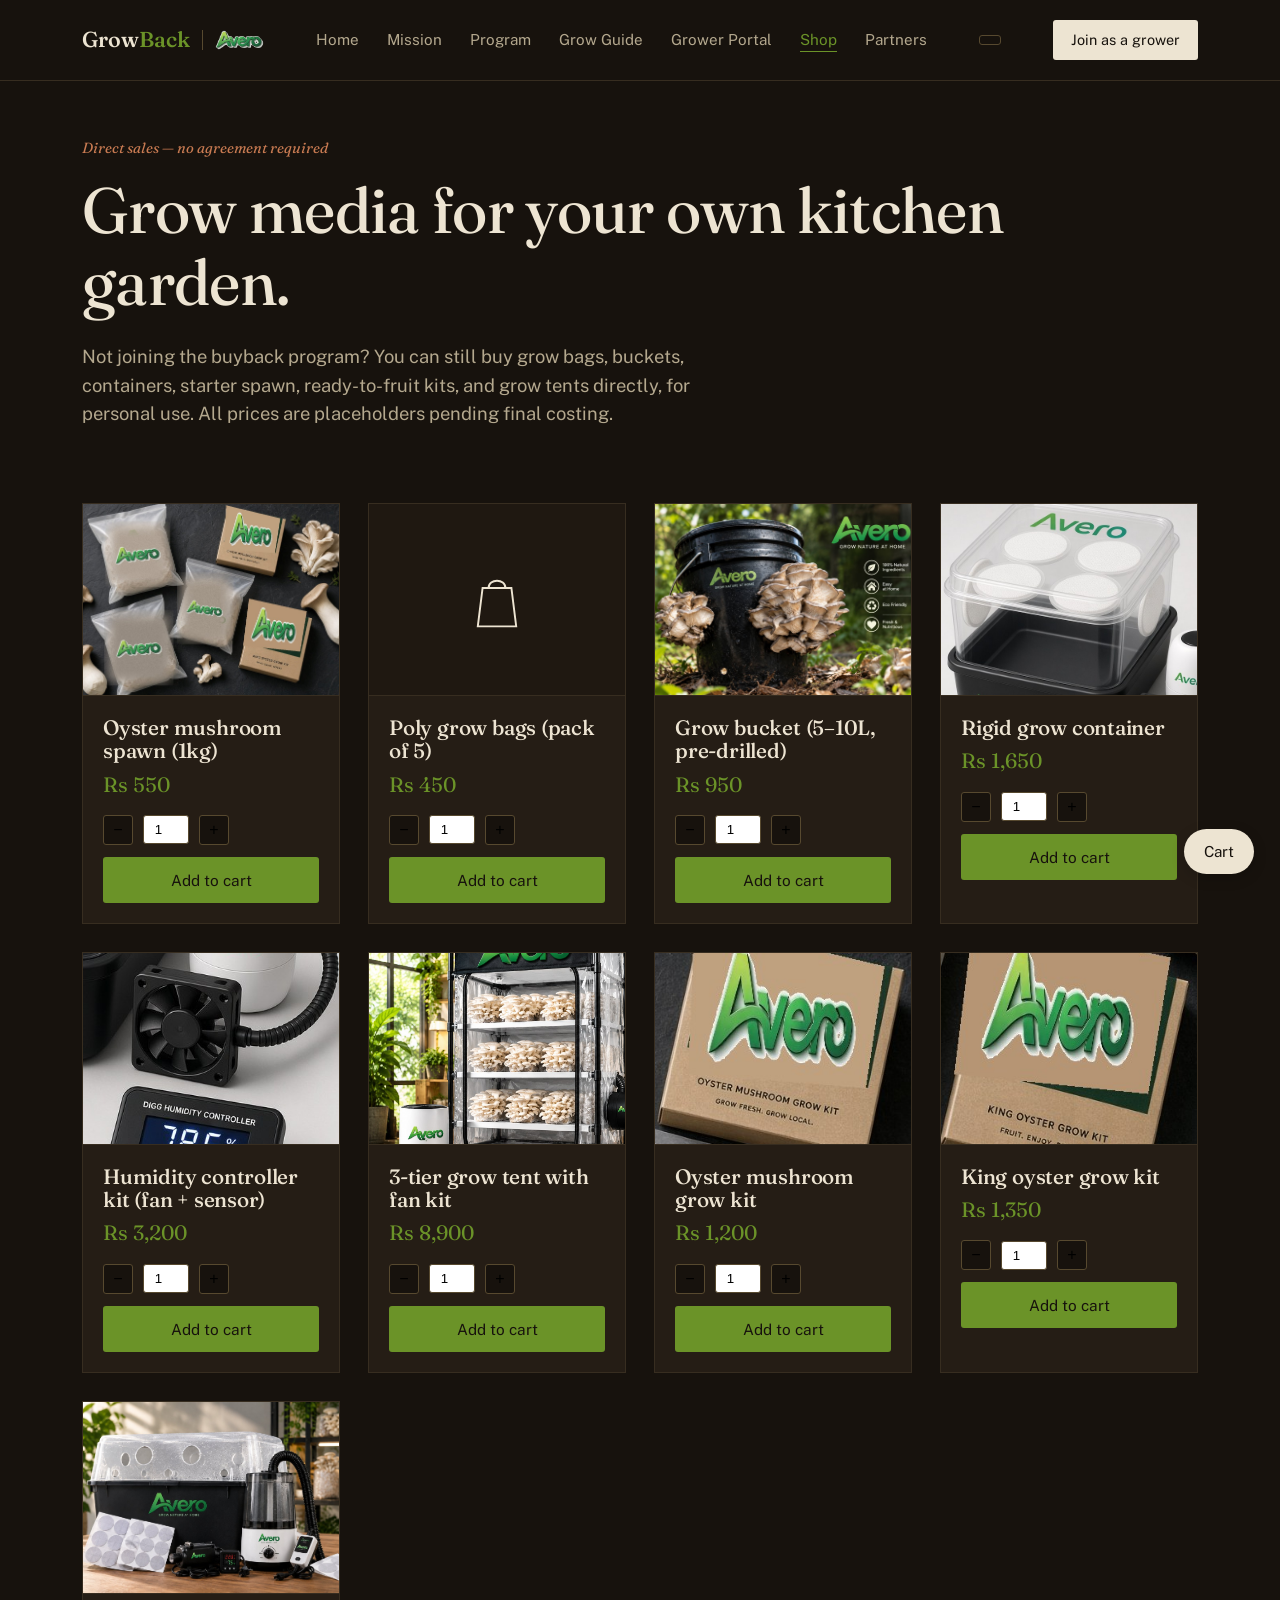
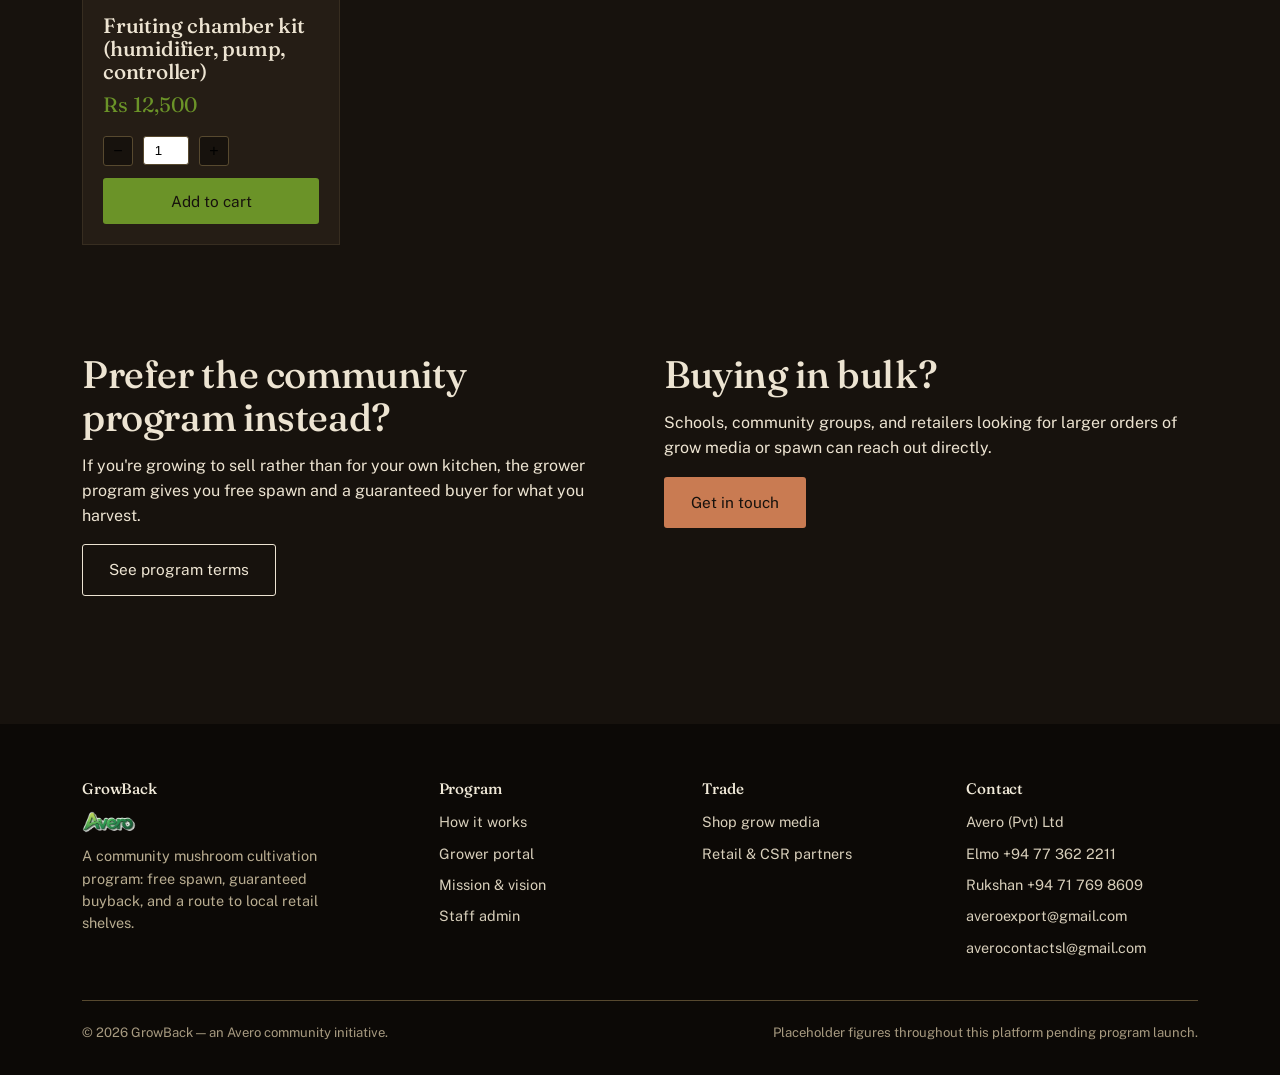
<file: shop.html>
<!DOCTYPE html>
<html lang="en">
<head>
<meta charset="UTF-8">
<meta name="viewport" content="width=device-width, initial-scale=1.0">
<title>Shop Grow Media — GrowBack</title>
<link rel="preconnect" href="https://fonts.googleapis.com">
<link href="https://fonts.googleapis.com/css2?family=Fraunces:ital,wght@0,340;0,460;0,560;1,460&family=Public+Sans:wght@400;500;600&display=swap" rel="stylesheet">
<link rel="stylesheet" href="css/styles.css">
<style>
  #cartCount {
    display:none; align-items:center; justify-content:center;
    background:var(--brand); color:var(--bg); font-size:.72rem;
    width:18px; height:18px; border-radius:50%; margin-left:6px;
  }
</style>
</head>
<body>

<header class="site">
  <div class="site-nav">
    <div class="brand-lockup">
      <a href="index.html" class="wordmark">Grow<span>Back</span></a>
      <span class="divider"></span>
      <img src="img/avero-logo.png" alt="Avero">
    </div>
    <button class="nav-toggle">Menu</button>
    <ul class="nav-links">
      <li><a href="index.html">Home</a></li>
      <li><a href="about.html">Mission</a></li>
      <li><a href="program.html">Program</a></li>
      <li><a href="grow-guide.html">Grow Guide</a></li>
      <li><a href="portal.html">Grower Portal</a></li>
      <li><a href="shop.html" class="active">Shop</a></li>
      <li><a href="partners.html">Partners</a></li>
    </ul>
    <div id="google_translate_element" class="gtranslate"></div>
    <a href="portal.html#signup" class="nav-cta">Join as a grower</a>
  </div>
</header>

<section class="tight">
  <div class="container">
    <div class="eyebrow">Direct sales — no agreement required</div>
    <h1 class="max-measure">Grow media for your own kitchen garden.</h1>
    <p class="lede max-measure">Not joining the buyback program? You can still buy grow bags, buckets, containers, starter spawn, ready-to-fruit kits, and grow tents directly, for personal use. All prices are placeholders pending final costing.</p>
  </div>
</section>

<div class="container">
  <div class="product-grid" id="productGrid"></div>
</div>

<section style="margin-top:20px;">
  <div class="container two-col">
    <div>
      <h2>Prefer the community program instead?</h2>
      <p>If you're growing to sell rather than for your own kitchen, the grower program gives you free spawn and a guaranteed buyer for what you harvest.</p>
      <a href="program.html" class="btn btn-outline">See program terms</a>
    </div>
    <div>
      <h2>Buying in bulk?</h2>
      <p>Schools, community groups, and retailers looking for larger orders of grow media or spawn can reach out directly.</p>
      <a href="partners.html" class="btn btn-moss">Get in touch</a>
    </div>
  </div>
</section>

<div class="cart-overlay"></div>
<div class="cart-drawer">
  <div style="display:flex;justify-content:space-between;align-items:center;margin-bottom:20px;">
    <h3 style="margin:0;">Your cart</h3>
    <button class="cart-close" style="background:none;border:none;font-size:1.3rem;cursor:pointer;color:var(--ink-soft);">&times;</button>
  </div>
  <div id="cartItems"></div>
  <div style="margin-top:auto;padding-top:20px;border-top:1px solid var(--line-dark);">
    <div style="display:flex;justify-content:space-between;font-family:var(--font-display);font-size:1.15rem;margin-bottom:16px;">
      <span>Total</span><span id="cartTotal">Rs 0</span>
    </div>
    <button class="btn btn-primary btn-block" id="checkoutBtn">Checkout</button>
    <p style="font-size:.8rem;color:var(--ink-soft);margin-top:10px;">Demo checkout — payment integration to be added at launch.</p>
  </div>
</div>
<button class="cart-fab">Cart <span id="cartCount">0</span></button>

<footer class="site">
  <div class="container">
    <div class="footer-grid">
      <div>
        <h4>GrowBack</h4>
        <img src="img/avero-logo.png" alt="Avero" style="height:22px;width:auto;margin-bottom:12px;">
        <p style="color:#B9AD91;font-size:.9rem;max-width:32ch;">A community mushroom cultivation program: free spawn, guaranteed buyback, and a route to local retail shelves.</p>
      </div>
      <div><h4>Program</h4><ul><li><a href="program.html">How it works</a></li><li><a href="portal.html">Grower portal</a></li><li><a href="about.html">Mission &amp; vision</a></li><li><a href="admin.html">Staff admin</a></li></ul></div>
      <div><h4>Trade</h4><ul><li><a href="shop.html">Shop grow media</a></li><li><a href="partners.html">Retail &amp; CSR partners</a></li></ul></div>
      <div><h4>Contact</h4><ul><li>Avero (Pvt) Ltd</li><li>Elmo +94 77 362 2211</li><li>Rukshan +94 71 769 8609</li><li>averoexport@gmail.com</li><li>averocontactsl@gmail.com</li></ul></div>
    </div>
    <div class="footer-bottom">
      <span>© 2026 GrowBack — an Avero community initiative.</span>
      <span>Placeholder figures throughout this platform pending program launch.</span>
    </div>
  </div>
</footer>
<script type="text/javascript">
  function googleTranslateElementInit() {
    new google.translate.TranslateElement({
      pageLanguage: 'en',
      includedLanguages: 'si,ta,en,hi,ar,zh-CN,fr,de,es,ja,ko,ru,pt,it,nl,th,vi,ur,bn,ms,tl,pl,tr,fa,he,el,sv,uk,ro,id',
      layout: google.translate.TranslateElement.InlineLayout.SIMPLE
    }, 'google_translate_element');
  }
</script>
<script type="text/javascript" src="https://translate.google.com/translate_a/element.js?cb=googleTranslateElementInit"></script>
<script src="js/app.js"></script>
<script>
  const PRODUCTS = [
    { sku: 'spawn-1', name: 'Oyster mushroom spawn (1kg)', price: 550, img: 'img/product-spawnbags.jpg' },
    { sku: 'bag-5', name: 'Poly grow bags (pack of 5)', price: 450, icon: 'bag' },
    { sku: 'bucket-1', name: 'Grow bucket (5–10L, pre-drilled)', price: 950, img: 'img/product-bucket.jpg' },
    { sku: 'container-1', name: 'Rigid grow container', price: 1650, img: 'img/product-container.jpg' },
    { sku: 'humidity-1', name: 'Humidity controller kit (fan + sensor)', price: 3200, img: 'img/product-humiditycontroller.jpg' },
    { sku: 'tent-1', name: '3-tier grow tent with fan kit', price: 8900, img: 'img/product-tent.jpg' },
    { sku: 'kit-oyster', name: 'Oyster mushroom grow kit', price: 1200, img: 'img/product-growkit-oyster.jpg' },
    { sku: 'kit-king', name: 'King oyster grow kit', price: 1350, img: 'img/product-growkit-king.jpg' },
    { sku: 'chamber-1', name: 'Fruiting chamber kit (humidifier, pump, controller)', price: 12500, img: 'img/product-chamberkit.jpg' },
  ];

  const ICONS = {
    bag: '<svg viewBox="0 0 60 60" width="72" height="72"><path d="M18 20 L42 20 L46 52 L14 52 Z" fill="none" stroke="var(--ink)" stroke-width="1.6"/><path d="M23 20 C23 12 37 12 37 20" fill="none" stroke="var(--ink)" stroke-width="1.6"/></svg>',
  };

  function renderProducts() {
    const grid = document.getElementById('productGrid');
    grid.innerHTML = PRODUCTS.map(p => `
      <div class="product-card">
        <div class="product-media">${p.img ? `<img src="${p.img}" alt="${p.name}" style="width:100%;height:100%;object-fit:cover;">` : ICONS[p.icon]}</div>
        <div class="product-body">
          <h3 style="margin-bottom:2px;">${p.name}</h3>
          <div class="product-price">Rs ${p.price.toLocaleString()}</div>
          <div class="qty-row">
            <button type="button" data-action="dec" data-sku="${p.sku}">−</button>
            <input type="number" id="qty-${p.sku}" value="1" min="1">
            <button type="button" data-action="inc" data-sku="${p.sku}">+</button>
          </div>
          <button class="btn btn-primary btn-block" data-add="${p.sku}">Add to cart</button>
        </div>
      </div>
    `).join('');

    grid.querySelectorAll('[data-action]').forEach(btn => {
      btn.addEventListener('click', () => {
        const input = document.getElementById('qty-' + btn.dataset.sku);
        let v = parseInt(input.value, 10) || 1;
        v = btn.dataset.action === 'inc' ? v + 1 : Math.max(1, v - 1);
        input.value = v;
      });
    });
    grid.querySelectorAll('[data-add]').forEach(btn => {
      btn.addEventListener('click', () => {
        const p = PRODUCTS.find(x => x.sku === btn.dataset.add);
        const qty = parseInt(document.getElementById('qty-' + p.sku).value, 10) || 1;
        addToCart({ sku: p.sku, name: p.name, price: p.price, qty });
      });
    });
  }
  renderProducts();

  document.getElementById('checkoutBtn').addEventListener('click', () => {
    if (getCart().length === 0) { showToast('Your cart is empty'); return; }
    showToast('Demo checkout complete — thank you!');
    saveCart([]);
    renderCart();
    setTimeout(() => toggleCart(false), 900);
  });
</script>
</body>
</html>
</file>
<file: css/styles.css>
/* =========================================================
   Design tokens
   Subject: community mushroom cultivation program — spawn
   distribution, buyback, grow media, CSR retail partnership.
   Dark variant: mushrooms grow in the dark, so the page reads
   as a growing room — near-black soil/bark surfaces, rising to
   a near-pitch "root cellar" at the footer. Cap tan, terracotta,
   the real Avero green, and spore-lilac are all brightened to
   hold contrast against the dark surfaces.
   ========================================================= */
:root {
  --bg:        #17120D;   /* growing room — dark soil/bark */
  --bg-alt:    #1F1811;   /* slightly raised dark section */
  --bg-dark:   #0C0906;   /* root cellar — near-pitch, footer */
  --ink:       #EDE4D2;   /* parchment ink, now the text color */
  --ink-soft:  #B4A88E;   /* muted parchment for secondary text */
  --line:      #372D20;   /* hairline rule on dark surfaces */
  --line-dark: #57492F;   /* stronger hairline / borders */
  --tan:       #D9B77E;   /* mushroom cap tan, brightened */
  --brand:      #6B9328;  /* Avero green — sampled from the flat icon badges on the real packaging */
  --brand-deep: #587A1E;
  --rust:      #C97B52;   /* terracotta, brightened */
  --rust-deep: #A9603C;
  --spore:     #A79BC4;   /* spore-print lilac-grey, brightened */
  --paper-card:#251D15;   /* dark card surface, one step up from bg */

  --font-display: "Fraunces", "Iowan Old Style", Georgia, serif;
  --font-body: "Public Sans", "Inter", -apple-system, sans-serif;

  --measure: 62ch;
  --radius: 3px;
}

* { box-sizing: border-box; }
html { scroll-behavior: smooth; }

body {
  margin: 0;
  background: var(--bg);
  color: var(--ink);
  font-family: var(--font-body);
  font-size: 16px;
  line-height: 1.55;
  -webkit-font-smoothing: antialiased;
}

img, svg { max-width: 100%; display: block; }

a { color: inherit; }

h1, h2, h3, h4 {
  font-family: var(--font-display);
  font-weight: 500;
  line-height: 1.12;
  margin: 0 0 0.4em;
  letter-spacing: -0.01em;
}

h1 { font-size: clamp(2.4rem, 5vw, 4rem); font-weight: 460; }
h2 { font-size: clamp(1.7rem, 3vw, 2.4rem); }
h3 { font-size: 1.3rem; }

p { margin: 0 0 1em; max-width: var(--measure); }
p.lede { font-size: 1.15rem; color: var(--ink-soft); }

.container {
  max-width: 1180px;
  margin: 0 auto;
  padding: 0 32px;
}

section { padding: 88px 0; }
section.tight { padding: 56px 0; }

.rule {
  border: none;
  border-top: 1px solid var(--line);
  margin: 0;
}

/* ---------------- Header / nav ---------------- */
header.site {
  border-bottom: 1px solid var(--line);
  background: var(--bg);
  position: sticky;
  top: 0;
  z-index: 40;
}
.site-nav {
  max-width: 1180px;
  margin: 0 auto;
  padding: 20px 32px;
  display: flex;
  align-items: center;
  justify-content: space-between;
  gap: 24px;
  flex-wrap: wrap;
}
.brand-lockup { display: flex; align-items: center; gap: 12px; }
.brand-lockup .divider { width: 1px; height: 20px; background: var(--line-dark); display: inline-block; }
.brand-lockup img { height: 20px; width: auto; display: block; }
.wordmark {
  font-family: var(--font-display);
  font-size: 1.35rem;
  font-weight: 560;
  text-decoration: none;
  color: var(--ink);
  white-space: nowrap;
}
.wordmark span { color: var(--brand); }
.nav-links {
  display: flex;
  gap: 28px;
  list-style: none;
  margin: 0;
  padding: 0;
  flex-wrap: wrap;
}
.nav-links a {
  text-decoration: none;
  font-size: 0.95rem;
  color: var(--ink-soft);
  border-bottom: 1px solid transparent;
  padding-bottom: 3px;
  transition: color .15s, border-color .15s;
}
.nav-links a:hover, .nav-links a.active {
  color: var(--brand);
  border-color: var(--brand);
}
.nav-cta {
  font-size: 0.9rem;
  padding: 9px 18px;
  background: var(--ink);
  color: var(--bg);
  text-decoration: none;
  border-radius: var(--radius);
  white-space: nowrap;
}
.nav-cta:hover { background: var(--brand); }
.nav-toggle { display: none; }

/* ---------------- Google Translate widget ---------------- */
.gtranslate {
  border: 1px solid var(--line-dark);
  border-radius: var(--radius);
  padding: 4px 10px;
  background: var(--bg);
}
.gtranslate .goog-te-gadget { font-family: var(--font-body) !important; font-size: 0 !important; color: transparent !important; }
.gtranslate .goog-te-gadget > span > a { font-size: 0.88rem !important; }
.gtranslate select.goog-te-combo {
  font-family: var(--font-body);
  font-size: 0.88rem;
  color: var(--ink);
  background: var(--bg);
  border: none;
  padding: 2px 0;
}
.goog-te-banner-frame { display: none !important; }
body { top: 0 !important; }
.goog-tooltip, .goog-tooltip:hover { display: none !important; }
.goog-text-highlight { background: none !important; box-shadow: none !important; }
@media (max-width: 820px) { .gtranslate { order: 2; margin-top: 12px; } }

@media (max-width: 820px) {
  .nav-links { display: none; }
  .nav-toggle {
    display: inline-block;
    background: none; border: 1px solid var(--line-dark);
    padding: 8px 12px; border-radius: var(--radius); cursor: pointer;
    font-family: var(--font-body); font-size: .85rem;
  }
  .site-nav.open .nav-links {
    display: flex; flex-direction: column; width: 100%;
    order: 3; padding-top: 16px; gap: 14px;
  }
}

/* ---------------- Buttons ---------------- */
.btn {
  display: inline-flex;
  align-items: center;
  gap: 8px;
  padding: 13px 26px;
  border-radius: var(--radius);
  text-decoration: none;
  font-size: 0.96rem;
  border: 1px solid transparent;
  cursor: pointer;
  font-family: var(--font-body);
  transition: background .15s, color .15s, border-color .15s;
}
.btn-primary { background: var(--brand); color: var(--bg); }
.btn-primary:hover { background: var(--brand-deep); }
.btn-outline { border-color: var(--ink); color: var(--ink); background: transparent; }
.btn-outline:hover { background: var(--ink); color: var(--bg); }
.btn-moss { background: var(--rust); color: var(--bg); }
.btn-moss:hover { background: var(--rust-deep); }
.btn-block { width: 100%; justify-content: center; }
.btn[disabled] { opacity: .45; cursor: not-allowed; }

/* ---------------- Hero ---------------- */
.hero {
  padding: 72px 0 64px;
}
.hero-grid {
  display: grid;
  grid-template-columns: 1.1fr 1fr;
  gap: 56px;
  align-items: center;
}
@media (max-width: 900px) {
  .hero-grid { grid-template-columns: 1fr; }
}
.eyebrow {
  font-size: 0.92rem;
  color: var(--rust);
  margin-bottom: 14px;
  font-style: italic;
  font-family: var(--font-display);
}
.hero-actions { display: flex; gap: 14px; margin-top: 28px; flex-wrap: wrap; }

/* ---------------- Ledger stat row ---------------- */
.ledger-row {
  display: grid;
  grid-template-columns: repeat(auto-fit, minmax(180px, 1fr));
  border-top: 1px solid var(--line);
  border-bottom: 1px solid var(--line);
}
.ledger-cell {
  padding: 28px 32px;
  border-left: 1px solid var(--line);
}
.ledger-cell:first-child { border-left: none; }
.ledger-num {
  font-family: var(--font-display);
  font-size: 2.1rem;
  color: var(--brand);
  display: block;
}
.ledger-label { color: var(--ink-soft); font-size: 0.92rem; }

/* ---------------- Registry / tier cards ---------------- */
.tier-grid {
  display: grid;
  grid-template-columns: 1fr 1fr;
  gap: 0;
  border: 1px solid var(--line-dark);
}
@media (max-width: 780px) { .tier-grid { grid-template-columns: 1fr; } }
.tier-card {
  background: var(--paper-card);
  padding: 40px 36px;
  position: relative;
  border-left: 1px solid var(--line-dark);
}
.tier-card:first-child { border-left: none; }
.tier-mark {
  position: absolute;
  top: 24px; right: 28px;
  font-family: var(--font-display);
  font-style: italic;
  color: var(--line);
  font-size: 2.4rem;
}
.tier-label {
  display: inline-block;
  font-size: 0.8rem;
  letter-spacing: 0.03em;
  color: var(--bg);
  background: var(--ink);
  padding: 4px 10px;
  border-radius: var(--radius);
  margin-bottom: 18px;
}
.tier-label.b { background: var(--spore); }
.tier-list { list-style: none; padding: 0; margin: 20px 0 0; }
.tier-list li {
  padding: 10px 0;
  border-top: 1px solid var(--line);
  font-size: 0.95rem;
  color: var(--ink-soft);
}

/* ---------------- Numbered process ---------------- */
.process {
  display: grid;
  grid-template-columns: repeat(5, 1fr);
  gap: 0;
}
@media (max-width: 900px) { .process { grid-template-columns: 1fr 1fr; } }
@media (max-width: 520px) { .process { grid-template-columns: 1fr; } }
.step {
  padding: 24px 22px 24px 0;
  border-top: 2px solid var(--ink);
}
.step-num {
  font-family: var(--font-display);
  font-style: italic;
  color: var(--brand);
  font-size: 1.1rem;
  display: block;
  margin-bottom: 10px;
}

/* ---------------- Cards (registry style, not SaaS shadow kit) ---------------- */
.card {
  background: var(--paper-card);
  border: 1px solid var(--line);
  padding: 28px;
}
.card + .card { margin-top: 0; }
.card-grid {
  display: grid;
  grid-template-columns: repeat(auto-fit, minmax(240px, 1fr));
  gap: 24px;
}

/* ---------------- Forms ---------------- */
.field { margin-bottom: 20px; }
.field label {
  display: block;
  font-size: 0.88rem;
  color: var(--ink-soft);
  margin-bottom: 6px;
}
.field input, .field select, .field textarea {
  width: 100%;
  padding: 11px 13px;
  border: 1px solid var(--line-dark);
  background: var(--bg);
  border-radius: var(--radius);
  font-family: var(--font-body);
  font-size: 0.98rem;
  color: var(--ink);
}
.field input:focus, .field select:focus, .field textarea:focus {
  outline: 2px solid var(--brand);
  outline-offset: 1px;
}
.field-row { display: grid; grid-template-columns: 1fr 1fr; gap: 16px; }
@media (max-width: 600px) { .field-row { grid-template-columns: 1fr; } }
.checkbox-row {
  display: flex; align-items: flex-start; gap: 10px;
  font-size: 0.92rem; color: var(--ink-soft);
  padding: 14px; border: 1px solid var(--line);
  background: var(--bg-alt);
}
.checkbox-row input { margin-top: 3px; }

/* ---------------- Agreement text block ---------------- */
.agreement-box {
  border: 1px solid var(--line-dark);
  background: var(--paper-card);
  padding: 26px 28px;
  max-height: 260px;
  overflow-y: auto;
  font-size: 0.92rem;
  color: var(--ink-soft);
}
.agreement-box h4 { color: var(--ink); margin-top: 1.2em; }
.agreement-box h4:first-child { margin-top: 0; }
.agreement-box ol { padding-left: 1.2em; }
.agreement-box li { margin-bottom: 0.6em; }

/* ---------------- Table (ledger) ---------------- */
table.ledger { width: 100%; border-collapse: collapse; font-size: 0.93rem; }
table.ledger th, table.ledger td {
  text-align: left;
  padding: 12px 14px;
  border-bottom: 1px solid var(--line);
}
table.ledger th {
  font-family: var(--font-display);
  font-weight: 500;
  color: var(--ink-soft);
  font-size: 0.85rem;
}
.badge {
  display: inline-block;
  padding: 3px 9px;
  border-radius: var(--radius);
  font-size: 0.78rem;
}
.badge.free { background: rgba(95,160,147,.16); color: var(--brand); }
.badge.deposit { background: rgba(167,155,196,.16); color: var(--spore); }
.badge.pending { background: rgba(201,123,82,.16); color: var(--rust); }
.badge.returned { background: rgba(95,160,147,.16); color: var(--brand); }

/* ---------------- Shop ---------------- */
.product-grid {
  display: grid;
  grid-template-columns: repeat(auto-fit, minmax(230px, 1fr));
  gap: 28px;
}
.product-card {
  border: 1px solid var(--line);
  background: var(--paper-card);
}
.product-media {
  aspect-ratio: 4/3;
  background: var(--bg-alt);
  display: flex; align-items: center; justify-content: center;
  border-bottom: 1px solid var(--line);
}
.product-body { padding: 20px; }
.product-price { font-family: var(--font-display); font-size: 1.3rem; color: var(--brand); margin: 6px 0 14px; }
.qty-row { display: flex; align-items: center; gap: 10px; margin-bottom: 12px; }
.qty-row button {
  width: 30px; height: 30px; border: 1px solid var(--line-dark);
  background: var(--bg); cursor: pointer; font-size: 1rem; border-radius: var(--radius);
}
.qty-row input { width: 46px; text-align: center; padding: 6px; border: 1px solid var(--line-dark); border-radius: var(--radius); }

.cart-drawer {
  position: fixed; top: 0; right: 0; height: 100vh; width: min(380px, 92vw);
  background: var(--paper-card); border-left: 1px solid var(--line-dark);
  transform: translateX(100%); transition: transform .25s ease;
  z-index: 60; display: flex; flex-direction: column; padding: 26px;
  overflow-y: auto;
}
.cart-drawer.open { transform: translateX(0); }
.cart-overlay {
  position: fixed; inset: 0; background: rgba(0,0,0,.6); z-index: 55;
  opacity: 0; pointer-events: none; transition: opacity .25s;
}
.cart-overlay.open { opacity: 1; pointer-events: auto; }
.cart-item { display: flex; justify-content: space-between; gap: 10px; padding: 12px 0; border-bottom: 1px solid var(--line); font-size: 0.92rem; }
.cart-fab {
  position: fixed; bottom: 26px; right: 26px; z-index: 50;
  background: var(--ink); color: var(--bg); border: none;
  padding: 14px 20px; border-radius: 30px; cursor: pointer;
  font-family: var(--font-body); font-size: 0.95rem;
  box-shadow: 0 4px 14px rgba(0,0,0,.18);
}

/* ---------------- Dashboard ---------------- */
.dash-grid {
  display: grid;
  grid-template-columns: 260px 1fr;
  gap: 40px;
}
@media (max-width: 800px) { .dash-grid { grid-template-columns: 1fr; } }
.dash-side .card { margin-bottom: 16px; }
.dash-side h4 { margin-bottom: 4px; }
.status-pill { font-size: 0.85rem; padding: 3px 10px; border-radius: var(--radius); background: var(--bg-alt); }

/* ---------------- Partner / CSR logo row ---------------- */
.logo-row {
  display: flex; flex-wrap: wrap; gap: 18px;
}
.logo-slot {
  width: 160px; height: 88px;
  border: 1px dashed var(--line-dark);
  display: flex; align-items: center; justify-content: center;
  font-size: 0.8rem; color: var(--ink-soft); text-align: center; padding: 8px;
}

/* ---------------- Footer ---------------- */
footer.site {
  background: var(--bg-dark);
  color: #D8CFBB;
  padding: 56px 0 32px;
  margin-top: 40px;
}
footer.site a { color: #D8CFBB; text-decoration: none; }
footer.site a:hover { color: var(--tan); }
.footer-grid {
  display: grid;
  grid-template-columns: 1.4fr 1fr 1fr 1fr;
  gap: 32px;
  padding-bottom: 32px;
  border-bottom: 1px solid var(--line-dark);
}
@media (max-width: 760px) { .footer-grid { grid-template-columns: 1fr 1fr; } }
.footer-grid h4 { color: #F1EAD9; font-size: 0.95rem; margin-bottom: 14px; }
.footer-grid ul { list-style: none; padding: 0; margin: 0; }
.footer-grid li { margin-bottom: 9px; font-size: 0.9rem; }
.footer-bottom {
  padding-top: 22px; display: flex; justify-content: space-between;
  font-size: 0.82rem; color: #A79A80; flex-wrap: wrap; gap: 10px;
}

/* ---------------- Utility ---------------- */
.text-center { text-align: center; }
.mt-0 { margin-top: 0; }
.max-measure { max-width: var(--measure); }
.two-col {
  display: grid; grid-template-columns: 1fr 1fr; gap: 48px; align-items: start;
}
@media (max-width: 820px) { .two-col { grid-template-columns: 1fr; } }
.section-head { max-width: 640px; margin-bottom: 44px; }
.toast {
  position: fixed; bottom: 26px; left: 50%; transform: translateX(-50%) translateY(20px);
  background: var(--ink); color: var(--bg); padding: 13px 22px; border-radius: var(--radius);
  font-size: 0.92rem; opacity: 0; transition: opacity .2s, transform .2s; z-index: 80;
  pointer-events: none;
}
.toast.show { opacity: 1; transform: translateX(-50%) translateY(0); }

/* ---------------- Shared: activity log rows, unit tags, sync note ---------------- */
.event-row { display:flex; gap:12px; align-items:baseline; padding:10px 0; border-top:1px solid var(--line); font-size:.92rem; flex-wrap:wrap; }
.event-type { font-family:var(--font-display); color:var(--brand); min-width:130px; }
.unit-tag { font-family:monospace; background:var(--bg-alt); padding:1px 7px; border-radius:3px; font-size:.82rem; }
.sync-note { font-size:.82rem; color:var(--ink-soft); }
</file>
